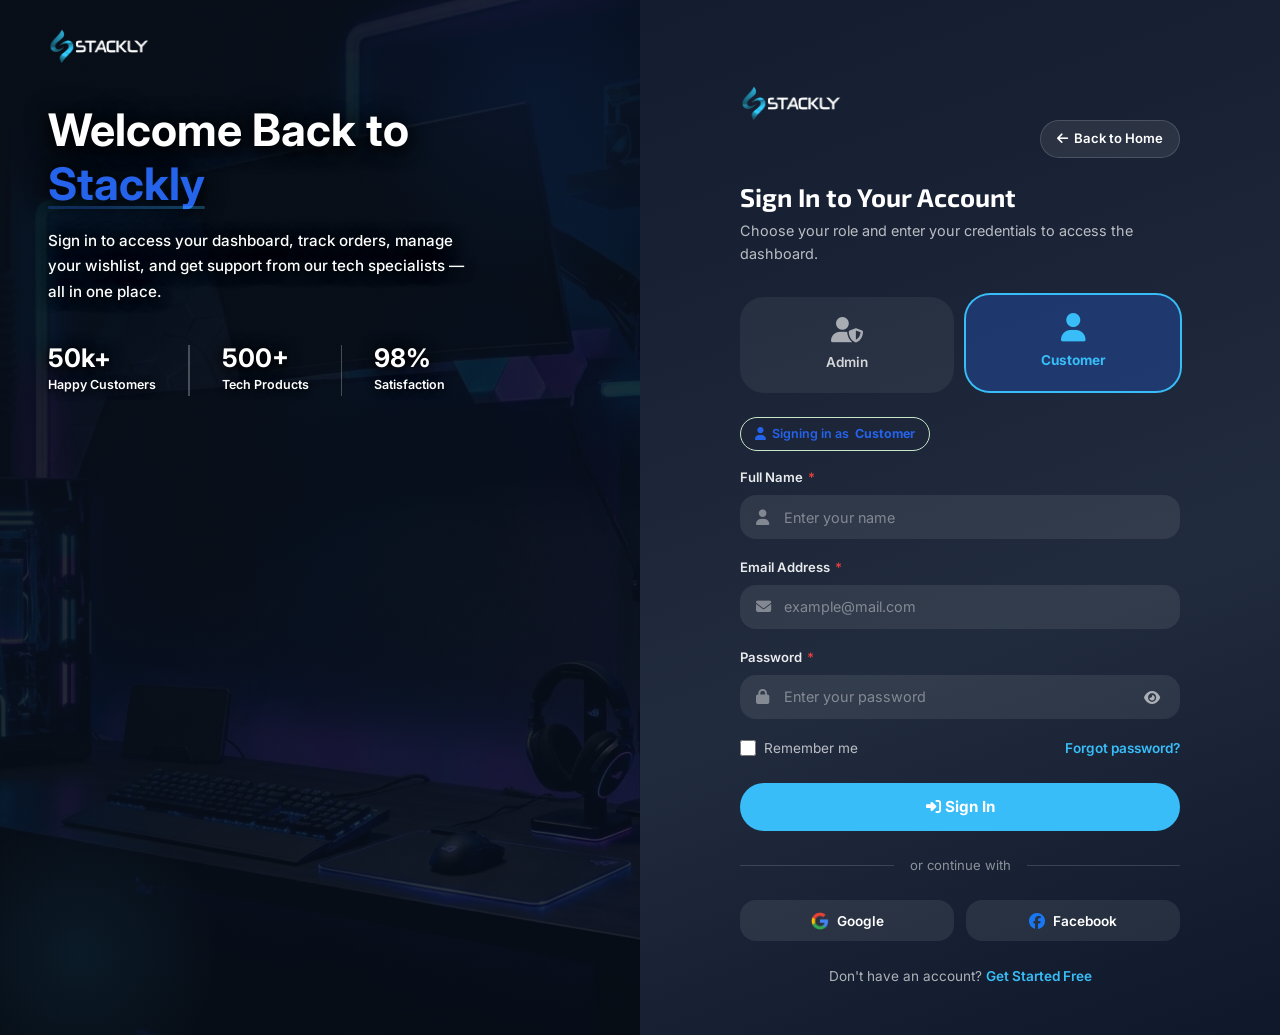
<file: admin-dashboard.html>
<!DOCTYPE html>
<html lang="en">
<head>
  <meta charset="UTF-8" />
  <meta name="viewport" content="width=device-width, initial-scale=1.0" />
  <meta name="description" content="Admin Dashboard | Stackly Computer Accessories" />
  <meta name="theme-color" content="#030814" />
  <title>Admin Dashboard | Stackly Computer Accessories</title>
  <link rel="icon" href="assets/top-logo.webp" type="image/webp" sizes="32x32" />
  <link rel="preconnect" href="https://fonts.googleapis.com" />
  <link rel="preconnect" href="https://fonts.gstatic.com" crossorigin />
  <link href="https://fonts.googleapis.com/css2?family=Exo+2:wght@400;500;600;700;800&family=Inter:wght@300;400;500;600;700&display=swap" rel="stylesheet" />
  <link rel="stylesheet" href="https://cdnjs.cloudflare.com/ajax/libs/font-awesome/6.5.0/css/all.min.css" />
  <style>
    :root {
      --primary: #2563eb;
      --primary-light: #38bdf8;
      --primary-pale: rgba(37, 99, 235, 0.12);
      --accent: #10b981;
      --accent-light: rgba(16, 185, 129, 0.1);
      --sidebar-bg: #030814;
      --topbar-bg: #0a1120;
      --surface: #1e293b;
      --bg: #0f172a;
      --bg-alt: #334155;
      --border: #334155;
      --text-dark: #f8fafc;
      --text-body: #cbd5e1;
      --text-muted: #94a3b8;
      --font-display: 'Exo 2', sans-serif;
      --font-body: 'Inter', sans-serif;
      --r-sm: 8px; --r-md: 12px; --r-lg: 16px; --r-xl: 24px; --r-full: 9999px;
      --shadow-sm: 0 2px 8px rgba(15,23,42,0.06);
      --shadow-md: 0 8px 24px rgba(15,23,42,0.08);
      --shadow-lg: 0 16px 48px rgba(15,23,42,0.14);
      --ease: cubic-bezier(0.25,0.46,0.45,0.94);
      --sidebar-w: 260px; --topbar-h: 68px;
    }
    *,*::before,*::after{box-sizing:border-box;margin:0;padding:0}
    html{overflow-x:hidden;-webkit-text-size-adjust:100%}
    body{font-family:var(--font-body);background:var(--bg);color:var(--text-body);line-height:1.6;overflow-x:hidden;-webkit-font-smoothing:antialiased;padding-bottom:env(safe-area-inset-bottom)}
    a{color:inherit;text-decoration:none}
    button{cursor:pointer;font-family:inherit;border:none;background:none}
    img{display:block;max-width:100%}
    .dash-layout{display:flex;min-height:100vh}
    .sidebar-overlay{display:none;position:fixed;inset:0;background:rgba(3,8,20,0.65);z-index:299;backdrop-filter:blur(2px)}
    .sidebar-overlay.active{display:block}
    .sidebar{width:var(--sidebar-w);background:var(--sidebar-bg);height:calc(100vh - var(--topbar-h));display:flex;flex-direction:column;position:fixed;top:var(--topbar-h);left:0;z-index:300;transition:transform .32s var(--ease);overflow-y:auto;overflow-x:hidden;border-right:1px solid rgba(255,255,255,0.06)}
    .sidebar::-webkit-scrollbar{width:4px}
    .sidebar::-webkit-scrollbar-thumb{background:rgba(255,255,255,0.12);border-radius:99px}
    .sidebar__user{padding:1rem 1.25rem;border-bottom:1px solid rgba(255,255,255,0.06);background:rgba(255,255,255,0.02)}
    .sidebar__user-inner{display:flex;align-items:center;gap:.75rem}
    .sidebar__avatar{width:40px;height:40px;border-radius:50%;background:linear-gradient(135deg,var(--primary),var(--accent));display:flex;align-items:center;justify-content:center;font-weight:700;font-size:.95rem;color:#fff;flex-shrink:0}
    .sidebar__user-info{min-width:0;flex:1}
    .sidebar__user-label{font-size:.62rem;letter-spacing:1.2px;text-transform:uppercase;color:rgba(255,255,255,0.35);margin-bottom:3px}
    .sidebar__user-name{font-weight:700;font-size:.88rem;color:#fff;line-height:1.3;word-break:break-word}
    .sidebar__user-email{font-size:.72rem;color:var(--primary-light);word-break:break-all;line-height:1.35}
    .sidebar__user-role{display:inline-flex;align-items:center;gap:4px;margin-top:6px;background:rgba(99,102,241,0.18);border:1px solid rgba(99,102,241,0.35);color:#a5b4fc;font-size:.62rem;font-weight:700;padding:3px 10px;border-radius:var(--r-full);letter-spacing:.06em;text-transform:uppercase}
    .sidebar__nav{flex:1;padding:1rem .75rem}
    .sidebar__nav-section{margin-bottom:1.25rem}
    .sidebar__nav-section-label{font-size:.62rem;font-weight:700;letter-spacing:.12em;text-transform:uppercase;color:rgba(255,255,255,0.28);padding:0 .75rem;margin-bottom:.4rem}
    .sidebar__nav-item{display:flex;align-items:center;gap:.75rem;padding:.7rem .75rem;border-radius:var(--r-md);font-size:.875rem;font-weight:500;color:rgba(255,255,255,0.5);cursor:pointer;transition:all .18s var(--ease);position:relative}
    .sidebar__nav-item:hover{background:rgba(255,255,255,0.06);color:rgba(255,255,255,0.9)}
    .sidebar__nav-item.active{background:rgba(14,165,233,0.15);color:#fff;font-weight:600}
    .sidebar__nav-item.active::before{content:'';position:absolute;left:0;top:20%;bottom:20%;width:3px;background:var(--primary);border-radius:0 3px 3px 0}
    .sidebar__nav-item i{width:20px;text-align:center;font-size:.95rem;flex-shrink:0}
    .sidebar__nav-badge{margin-left:auto;background:var(--accent);color:#fff;font-size:.62rem;font-weight:800;padding:.1rem .45rem;border-radius:var(--r-full)}
    .sidebar__nav-badge.red{background:#ef4444}
    .sidebar__bottom{padding:.75rem;border-top:1px solid rgba(255,255,255,0.06)}
    .sidebar__logout{display:flex;align-items:center;gap:.75rem;padding:.75rem;border-radius:var(--r-md);font-size:.875rem;font-weight:600;color:rgba(252,165,165,0.75);width:100%;transition:all .18s var(--ease)}
    .sidebar__logout:hover{background:rgba(239,68,68,0.12);color:#fca5a5}
    .sidebar__logout i{width:20px;text-align:center}
    .dash-main{margin-left:var(--sidebar-w);flex:1;min-width:0;display:flex;flex-direction:column;min-height:100vh}
    .topbar{position:fixed;top:0;left:0;right:0;width:100%;min-height:var(--topbar-h);padding:env(safe-area-inset-top,0px) 1.5rem 0;background:var(--topbar-bg);border-bottom:1px solid rgba(255,255,255,0.06);display:flex;align-items:center;gap:1rem;z-index:400;box-shadow:0 4px 20px rgba(0,0,0,0.25)}
    .topbar__hamburger{display:none;align-items:center;justify-content:center;width:40px;height:40px;border-radius:var(--r-sm);background:rgba(255,255,255,0.08);border:1px solid rgba(255,255,255,0.12);color:#fff;font-size:1.05rem;flex-shrink:0;transition:all .18s var(--ease)}
    .topbar__hamburger:hover{background:rgba(255,255,255,0.14)}
    .topbar__logo-zone{width:calc(var(--sidebar-w) - 40px);flex-shrink:0;display:flex;align-items:center}
    .topbar__logo img{height:42px;width:auto;max-width:150px;object-fit:contain}
    .topbar__divider{width:1px;height:36px;background:rgba(255,255,255,0.1);flex-shrink:0}
    .topbar__meta{flex:1;min-width:0;overflow:hidden}
    .topbar__page-title{font-family:var(--font-display);font-size:1.15rem;font-weight:700;color:#fff;white-space:nowrap;overflow:hidden;text-overflow:ellipsis}
    .topbar__page-title span{color:var(--primary-light)}
    .topbar__breadcrumb{font-size:.73rem;color:rgba(255,255,255,0.45);white-space:nowrap;overflow:hidden;text-overflow:ellipsis}
    .topbar__actions{display:flex;align-items:center;gap:.5rem;margin-left:auto}
    .topbar__icon-btn{width:38px;height:38px;border-radius:var(--r-sm);background:rgba(255,255,255,0.08);border:1px solid rgba(255,255,255,0.1);color:#fff;display:flex;align-items:center;justify-content:center;position:relative;font-size:.95rem;transition:all .18s var(--ease)}
    .topbar__icon-btn:hover{background:rgba(14,165,233,0.2);border-color:rgba(14,165,233,0.4)}
    .topbar__notif-dot{position:absolute;top:5px;right:5px;width:7px;height:7px;background:#ef4444;border-radius:50%;border:1.5px solid var(--topbar-bg)}
    .dash-content-wrap{padding-top:var(--topbar-h);background:var(--bg);min-height:100vh}
    .dash-content{padding:1.75rem 1.5rem 2.5rem;max-width:1400px;width:100%}
    .section-panel{display:none}.section-panel.active{display:block}
    @keyframes fadeUp{from{opacity:0;transform:translateY(12px)}to{opacity:1;transform:translateY(0)}}
    .animate-up{animation:fadeUp .4s var(--ease)}
    .welcome-banner{background:linear-gradient(135deg,var(--sidebar-bg) 0%,#1e3a8a 50%,#2563eb 120%);border-radius:var(--r-xl);padding:1.75rem 2rem;display:flex;align-items:center;justify-content:space-between;gap:1rem;margin-bottom:1.75rem;overflow:hidden;position:relative}
    .welcome-banner::before{content:'';position:absolute;top:-50px;right:-50px;width:200px;height:200px;background:radial-gradient(circle,rgba(14,165,233,0.2) 0%,transparent 70%);border-radius:50%}
    .welcome-banner__text{position:relative;z-index:1;min-width:0;flex:1}
    .welcome-banner__tag{display:inline-flex;align-items:center;gap:.4rem;background:rgba(255,255,255,0.1);border:1px solid rgba(255,255,255,0.15);color:#fff;font-size:.7rem;font-weight:600;padding:.25rem .7rem;border-radius:var(--r-full);margin-bottom:.6rem;letter-spacing:.05em;text-transform:uppercase}
    .welcome-banner__tag i{color:var(--primary-light)}
    .welcome-banner__title{font-family:var(--font-display);font-size:clamp(1.2rem,2.5vw,1.65rem);font-weight:700;color:#fff;line-height:1.3;margin-bottom:.35rem}
    .welcome-banner__title span{color:var(--primary-light)}
    .welcome-banner__sub{font-size:.85rem;color:rgba(255,255,255,0.72)}
    .welcome-banner__actions{display:flex;gap:.75rem;flex-shrink:0;position:relative;z-index:1;flex-wrap:wrap}
    .welcome-banner__btn{display:inline-flex;align-items:center;gap:.45rem;padding:.6rem 1.25rem;border-radius:var(--r-full);font-size:.82rem;font-weight:700;transition:all .18s var(--ease);white-space:nowrap}
    .welcome-banner__btn--primary{background:var(--primary);color:#fff;border:2px solid var(--primary)}
    .welcome-banner__btn--primary:hover{background:#0284c7;transform:translateY(-2px)}
    .welcome-banner__btn--outline{background:rgba(255,255,255,0.08);color:#fff;border:2px solid rgba(255,255,255,0.2)}
    .welcome-banner__btn--outline:hover{background:rgba(255,255,255,0.14);transform:translateY(-2px)}
    .stats-grid{display:grid;grid-template-columns:repeat(4,1fr);gap:1rem;margin-bottom:1.75rem}
    .stat-card{background:var(--surface);border:1px solid var(--border);border-left:4px solid var(--primary);border-radius:var(--r-lg);padding:1.25rem;display:flex;flex-direction:column;gap:.65rem;box-shadow:var(--shadow-sm);transition:all .25s var(--ease)}
    .stat-card:hover{box-shadow:var(--shadow-md);transform:translateY(-3px)}
    .stat-card:nth-child(1){border-left-color:#10b981}.stat-card:nth-child(2){border-left-color:var(--accent)}.stat-card:nth-child(3){border-left-color:var(--primary)}.stat-card:nth-child(4){border-left-color:#f59e0b}
    .stat-card__header{display:flex;align-items:center;justify-content:space-between}
    .stat-card__icon{width:42px;height:42px;border-radius:var(--r-md);display:flex;align-items:center;justify-content:center;font-size:1rem}
    .stat-card__icon--green{background:#d1fae5;color:#059669}.stat-card__icon--purple{background:var(--accent-light);color:var(--accent)}.stat-card__icon--blue{background:var(--primary-pale);color:var(--primary)}.stat-card__icon--amber{background:#fef3c7;color:#d97706}
    .stat-card__trend{font-size:.72rem;font-weight:700;display:flex;align-items:center;gap:.2rem}
    .stat-card__trend.up{color:#059669}.stat-card__trend.down{color:#dc2626}
    .stat-card__value{font-family:var(--font-display);font-size:1.65rem;font-weight:800;color:var(--text-dark);line-height:1}
    .stat-card__label{font-size:.8rem;color:var(--text-muted);font-weight:500}
    .dash-row{display:grid;gap:1.25rem;margin-bottom:1.25rem}
    .dash-row--2col{grid-template-columns:1fr 1fr}.dash-row--3col{grid-template-columns:2fr 1fr}
    .dash-card{background:var(--surface);border:1px solid var(--border);border-radius:var(--r-lg);overflow:hidden;box-shadow:var(--shadow-sm);transition:all .25s var(--ease)}
    .dash-card:hover{box-shadow:var(--shadow-md)}
    .dash-card__header{display:flex;align-items:center;justify-content:space-between;padding:1.1rem 1.25rem;border-bottom:1px solid var(--border);gap:.75rem;flex-wrap:wrap}
    .dash-card__title{font-family:var(--font-display);font-size:.95rem;font-weight:700;color:var(--text-dark)}
    .dash-card__action{font-size:.78rem;font-weight:600;color:var(--primary);padding:.3rem .75rem;border-radius:var(--r-full);border:1px solid var(--primary-pale);background:var(--primary-pale);transition:all .18s var(--ease);white-space:nowrap}
    .dash-card__action:hover{background:var(--primary);color:#fff}
    .dash-card__body{padding:1.25rem}
    .highlight-grid{display:grid;grid-template-columns:repeat(3,1fr);gap:1rem}
    .highlight-card{position:relative;border-radius:var(--r-lg);overflow:hidden;height:180px;cursor:default}
    .highlight-card img{width:100%;height:100%;object-fit:cover;transition:transform .4s var(--ease)}
    .highlight-card:hover img{transform:scale(1.05)}
    .highlight-card__overlay{position:absolute;inset:0;background:linear-gradient(to top,rgba(3,8,20,0.85) 0%,rgba(3,8,20,0.1) 60%);display:flex;flex-direction:column;justify-content:flex-end;padding:1rem}
    .highlight-card__title{font-family:var(--font-display);font-size:.95rem;font-weight:700;color:#fff;margin-bottom:.2rem}
    .highlight-card__meta{font-size:.75rem;color:rgba(255,255,255,0.75)}
    .dash-table-wrap{overflow-x:auto;scrollbar-width:thin}
    .dash-table{width:100%;border-collapse:collapse;font-size:.85rem}
    .dash-table th{text-align:left;padding:.85rem 1rem;font-size:.72rem;font-weight:700;text-transform:uppercase;letter-spacing:.06em;color:var(--primary);background:var(--primary-pale);border-bottom:2px solid var(--border);white-space:nowrap}
    .dash-table td{padding:.85rem 1rem;border-bottom:1px solid var(--border);vertical-align:middle;white-space:nowrap}
    .dash-table tr:last-child td{border-bottom:none}
    .dash-table tr:hover td{background:rgba(14,165,233,0.03)}
    .dash-table__name{display:flex;align-items:center;gap:.75rem}
    .dash-table__avatar{width:36px;height:36px;border-radius:50%;background:var(--primary-pale);display:flex;align-items:center;justify-content:center;font-size:.78rem;font-weight:700;color:var(--primary);flex-shrink:0}
    .dash-table__name-text{font-weight:600;color:var(--text-dark)}.dash-table__email{font-size:.72rem;color:var(--text-muted)}
    .badge{display:inline-flex;align-items:center;gap:.3rem;padding:.2rem .65rem;border-radius:var(--r-full);font-size:.68rem;font-weight:700;text-transform:uppercase;letter-spacing:.04em;white-space:nowrap}
    .badge::before{content:'';width:5px;height:5px;border-radius:50%;background:currentColor}
    .badge--green{background:#d1fae5;color:#059669}.badge--gold{background:#fef3c7;color:#b45309}.badge--red{background:#fee2e2;color:#dc2626}.badge--blue{background:var(--primary-pale);color:#0284c7}.badge--purple{background:var(--accent-light);color:var(--accent)}.badge--gray{background:#f1f5f9;color:#64748b}
    .alert-list{display:flex;flex-direction:column;gap:.65rem}
    .alert-card{display:flex;align-items:center;gap:.85rem;padding:.85rem 1rem;background:var(--bg);border:1px solid var(--border);border-radius:var(--r-md);transition:box-shadow .18s var(--ease)}
    .alert-card:hover{box-shadow:var(--shadow-sm)}
    .alert-card--urgent{border-left:3px solid #ef4444}.alert-card--pending{border-left:3px solid #f59e0b}.alert-card--done{border-left:3px solid #10b981;opacity:.85}
    .alert-card__icon{width:36px;height:36px;border-radius:50%;display:flex;align-items:center;justify-content:center;font-size:.85rem;flex-shrink:0}
    .alert-card--urgent .alert-card__icon{background:#fee2e2;color:#dc2626}.alert-card--pending .alert-card__icon{background:#fef3c7;color:#d97706}.alert-card--done .alert-card__icon{background:#d1fae5;color:#059669}
    .alert-card__body{flex:1;min-width:0}
    .alert-card__title{font-size:.84rem;font-weight:600;color:var(--text-dark);margin-bottom:.15rem}
    .alert-card__meta{font-size:.72rem;color:var(--text-muted)}
    .quick-actions{display:grid;grid-template-columns:1fr 1fr;gap:.75rem}
    .quick-action-btn{display:flex;flex-direction:column;align-items:center;gap:.45rem;padding:1rem;background:var(--bg);border:1px solid var(--border);border-radius:var(--r-md);transition:all .18s var(--ease);text-align:center}
    .quick-action-btn:hover{border-color:var(--primary);background:var(--primary-pale);transform:translateY(-2px)}
    .quick-action-btn i{font-size:1.15rem;color:var(--primary)}.quick-action-btn span{font-size:.76rem;font-weight:600;color:var(--text-body);line-height:1.2}
    .progress-section{display:flex;flex-direction:column;gap:1rem}
    .progress-item{display:flex;align-items:center;gap:.75rem}
    .progress-item__label{font-size:.8rem;font-weight:500;color:var(--text-body);width:120px;flex-shrink:0}
    .progress-track{flex:1;height:14px;background:var(--bg-alt);border:1px solid var(--border);border-radius:0;overflow:hidden;box-shadow:inset 0 1px 4px rgba(0,0,0,0.5)}
    .progress-fill{height:100%;border-radius:0;transition:width 1s var(--ease);border-right:2px solid #fff}
    .progress-item__pct{font-size:.78rem;font-weight:700;color:var(--text-dark);width:38px;text-align:right;flex-shrink:0}
    .section-header{display:flex;align-items:center;justify-content:space-between;margin-bottom:1.5rem;padding-bottom:.75rem;border-bottom:2px solid var(--primary-pale);flex-wrap:wrap;gap:1rem}
    .section-header__title{font-family:var(--font-display);font-size:1.35rem;font-weight:700;color:var(--text-dark)}
    .section-header__sub{font-size:.82rem;color:var(--text-muted);margin-top:.2rem}
    .section-header__btn{display:inline-flex;align-items:center;gap:.45rem;padding:.55rem 1.1rem;background:var(--primary);color:#fff;border-radius:var(--r-full);font-size:.82rem;font-weight:700;transition:all .18s var(--ease)}
    .section-header__btn:hover{background:#0284c7;transform:translateY(-2px)}
    .kpi-grid{display:grid;grid-template-columns:repeat(4,1fr);gap:1rem;margin-bottom:1.5rem}
    .kpi-tile{background:var(--surface);border:1px solid var(--border);border-radius:var(--r-lg);padding:1.25rem;text-align:center;box-shadow:var(--shadow-sm)}
    .kpi-tile__value{font-family:var(--font-display);font-size:1.5rem;font-weight:800;color:var(--text-dark)}
    .kpi-tile__label{font-size:.78rem;color:var(--text-muted);margin-top:.25rem}
    .kpi-tile__change{font-size:.72rem;font-weight:700;margin-top:.35rem}.kpi-tile__change.up{color:#059669}.kpi-tile__change.down{color:#dc2626}
    .content-grid{display:grid;grid-template-columns:repeat(3,1fr);gap:1.25rem;margin-bottom:1.5rem}
    .content-card{background:var(--surface);border:1px solid var(--border);border-radius:var(--r-lg);overflow:hidden;transition:all .25s var(--ease)}
    .content-card:hover{box-shadow:var(--shadow-md);transform:translateY(-3px)}
    .content-card__img{width:100%;height:160px;object-fit:cover}
    #section-clients .content-card__img{height:220px;object-fit:cover;object-position:center 22%}
    .content-card__body{padding:1rem}
    .content-card__title{font-family:var(--font-display);font-size:.95rem;font-weight:700;color:var(--text-dark);margin-bottom:.25rem}
    .content-card__meta{font-size:.75rem;color:var(--text-muted);margin-bottom:.5rem}
    .content-card__text{font-size:.82rem;color:var(--text-body);line-height:1.5;margin-bottom:.75rem}
    .content-card__footer{display:flex;align-items:center;justify-content:space-between}
    .team-grid{display:grid;grid-template-columns:repeat(3,1fr);gap:1.25rem}
    .team-card{background:var(--surface);border:1px solid var(--border);border-radius:var(--r-lg);overflow:hidden;box-shadow:var(--shadow-sm)}
    .team-card__media{width:100%;height:200px;overflow:hidden;background:linear-gradient(180deg,var(--primary-pale),var(--bg));display:flex;align-items:flex-end;justify-content:center}
    .team-card__img{width:100%;height:100%;object-fit:cover;object-position:center 18%;display:block}
    .team-card__body{padding:1rem}
    .team-card__name{font-family:var(--font-display);font-weight:700;color:var(--text-dark);margin-bottom:.15rem}
    .team-card__role{font-size:.78rem;color:var(--text-muted);margin-bottom:.75rem}
    .team-card__tags{display:flex;flex-wrap:wrap;gap:.35rem}
    .tag{font-size:.65rem;font-weight:700;padding:.15rem .5rem;border-radius:var(--r-full);background:var(--primary-pale);color:var(--primary)}
    .activity-list{display:flex;flex-direction:column}
    .activity-item{display:flex;gap:.85rem;padding:.85rem 0;border-bottom:1px solid var(--border);align-items:flex-start}
    .activity-item:last-child{border-bottom:none}
    .activity-item__icon{width:34px;height:34px;border-radius:50%;display:flex;align-items:center;justify-content:center;font-size:.82rem;flex-shrink:0}
    .activity-item__text{font-size:.82rem;line-height:1.5}.activity-item__text strong{color:var(--text-dark)}
    .activity-item__time{font-size:.72rem;color:var(--text-muted);margin-top:.2rem}
    .form-grid{display:grid;grid-template-columns:1fr 1fr;gap:1rem}
    .form-group{display:flex;flex-direction:column;gap:.35rem}.form-group--full{grid-column:span 2}
    .form-group label{font-size:.78rem;font-weight:600;color:var(--text-dark)}
    .form-control{padding:.65rem .85rem;border:1px solid var(--border);border-radius:var(--r-sm);font-size:.85rem;font-family:var(--font-body);background:var(--surface);color:var(--text-body);transition:border-color .18s}
    .form-control:focus{outline:none;border-color:var(--primary);box-shadow:0 0 0 3px rgba(14,165,233,0.15)}
    .form-group.has-error .form-control{border-color:#ef4444;box-shadow:0 0 0 3px rgba(239,68,68,0.12)}
    .form-error{display:none;font-size:.72rem;color:#dc2626;font-weight:500}
    .form-group.has-error .form-error{display:block}
    .settings-form-alert{display:none;margin-bottom:1rem;padding:.75rem .9rem;border-radius:var(--r-sm);background:rgba(239,68,68,0.08);border:1px solid rgba(239,68,68,0.25);color:#dc2626;font-size:.82rem;font-weight:600}
    .settings-form-alert.show{display:block}
    .settings-grid{display:grid;grid-template-columns:220px 1fr;gap:1.25rem}
    .settings-nav{background:var(--surface);border:1px solid var(--border);border-radius:var(--r-lg);padding:.75rem}
    .settings-nav-item{display:flex;align-items:center;gap:.6rem;padding:.65rem .85rem;border-radius:var(--r-sm);font-size:.84rem;font-weight:500;color:var(--text-body);cursor:pointer;transition:all .18s}
    .settings-nav-item:hover,.settings-nav-item.active{background:var(--primary-pale);color:var(--primary);font-weight:600}
    .settings-nav-item i{width:18px;text-align:center}
    .settings-content{background:var(--surface);border:1px solid var(--border);border-radius:var(--r-lg);padding:1.5rem}
    .settings-section-title{font-family:var(--font-display);font-size:1rem;font-weight:700;color:var(--text-dark);margin-bottom:1.25rem}
    .table-action-btn{padding:.28rem .65rem;border-radius:var(--r-sm);font-size:.72rem;font-weight:600;border:1px solid transparent;transition:all .18s}
    .table-action-btn--view{background:var(--primary-pale);color:var(--primary)}.table-action-btn--view:hover{background:var(--primary);color:#fff}
    .table-action-btn--del{background:#fee2e2;color:#dc2626}.table-action-btn--del:hover{background:#dc2626;color:#fff}
    .toast{position:fixed;bottom:1.5rem;right:1.5rem;background:var(--sidebar-bg);color:#fff;padding:.85rem 1.25rem;border-radius:var(--r-md);font-size:.85rem;font-weight:500;box-shadow:var(--shadow-lg);z-index:9999;transform:translateY(120%);opacity:0;transition:all .32s var(--ease);border-left:3px solid var(--primary);max-width:320px}
    .toast.show{transform:translateY(0);opacity:1}.toast--error{border-left-color:#ef4444}
    .modal-backdrop{display:none;position:fixed;inset:0;background:rgba(3,8,20,0.7);z-index:5000;align-items:center;justify-content:center;padding:1rem}
    .modal-backdrop.show{display:flex}
    .modal{background:var(--surface);border-radius:var(--r-xl);padding:2rem;max-width:420px;width:100%;text-align:center;box-shadow:var(--shadow-md)}
    .modal__icon{font-size:2.5rem;color:#f59e0b;margin-bottom:1rem}
    .modal__title{font-family:var(--font-display);font-size:1.25rem;font-weight:700;color:var(--text-dark);margin-bottom:.5rem}
    .modal__text{font-size:.85rem;color:var(--text-muted);margin-bottom:1.25rem;line-height:1.6}
    .modal__btn{padding:.6rem 1.5rem;border-radius:var(--r-full);font-weight:600;font-size:.85rem}
    .modal__btn--cancel{background:var(--bg);color:var(--text-body);border:1px solid var(--border)}
    @media(max-width:1200px){.stats-grid,.kpi-grid{grid-template-columns:repeat(2,1fr)}.dash-row--3col,.highlight-grid,.content-grid,.team-grid{grid-template-columns:1fr 1fr}.settings-grid{grid-template-columns:1fr}}
    @media(max-width:1024px){.sidebar{transform:translateX(-100%)}.sidebar.open{transform:translateX(0)}.dash-main{margin-left:0}.topbar__hamburger{display:flex}}
    @media(max-width:768px){:root{--topbar-h:60px}.dash-row--2col,.dash-row--3col,.highlight-grid,.content-grid,.team-grid{grid-template-columns:1fr}.welcome-banner{flex-direction:column;align-items:flex-start}.welcome-banner__actions{width:100%}.welcome-banner__btn{flex:1;justify-content:center}.dash-content{padding:1.25rem 1rem 2rem}.topbar__logo-zone{width:auto;flex:1;min-width:0}.topbar__meta,.topbar__divider{display:none}.form-grid{grid-template-columns:1fr}.form-group--full{grid-column:span 1}.quick-actions{grid-template-columns:repeat(3,1fr)}}
    @media(max-width:480px){.stats-grid,.kpi-grid{grid-template-columns:1fr}.quick-actions{grid-template-columns:repeat(2,1fr)}.topbar{padding:0 .875rem}}

    .chart-wrap{width:100%;overflow-x:auto;-webkit-overflow-scrolling:touch}
    .svg-chart{width:100%;min-width:280px;height:auto;display:block}
    .chart-legend{display:flex;flex-wrap:wrap;gap:.75rem;margin-top:1rem}
    .chart-legend-item{display:flex;align-items:center;gap:.35rem;font-size:.72rem;color:var(--text-muted)}
    .chart-legend-dot{width:10px;height:10px;border-radius:2px;flex-shrink:0}
  </style>
</head>
<body>
<script src="script.js"></script>

<div class="sidebar-overlay" id="sidebarOverlay" onclick="closeSidebar()"></div>
<div class="modal-backdrop" id="modal404">
  <div class="modal">
    <div class="modal__icon"><i class="fa-solid fa-circle-exclamation"></i></div>
    <div class="modal__title">Page Not Found</div>
    <p class="modal__text">This feature is currently unavailable or under construction. Error 404.</p>
    <button class="modal__btn modal__btn--cancel" onclick="redirect404()">Close</button>
  </div>
</div>
<div class="toast" id="toast"></div>

<div class="dash-layout">
  <header class="topbar" id="topbar">
    <button class="topbar__hamburger" id="hamburgerBtn" onclick="toggleSidebar()" aria-label="Toggle menu" aria-expanded="false">
      <i class="fa-solid fa-bars" id="hamburgerIcon"></i>
    </button>
    <div class="topbar__logo-zone">
      <a href="index.html" class="topbar__logo">
        <img src="assets/logo.webp" alt="Stackly PC Components" onerror="this.style.display='none'" />
      </a>
    </div>
    <div class="topbar__divider"></div>
    <div class="topbar__meta">
      <div class="topbar__page-title" id="topbarTitle">Admin <span>Dashboard</span></div>
      <div class="topbar__breadcrumb" id="topbarBreadcrumb">Home / Dashboard</div>
    </div>
    <div class="topbar__actions">
      <button class="topbar__icon-btn" onclick="showSection('notifications')" title="Notifications"><i class="fa-solid fa-bell"></i><span class="topbar__notif-dot"></span></button>
    </div>
  </header>

  <aside class="sidebar" id="sidebar">
    <div class="sidebar__user">
      <div class="sidebar__user-inner">
        <div class="sidebar__avatar" id="sidebarAvatarText">A</div>
        <div class="sidebar__user-info">
          <div class="sidebar__user-label">Welcome back</div>
          <div class="sidebar__user-name" id="sidebarUserName">Admin User</div>
          <div class="sidebar__user-email" id="sidebarUserEmail">admin@stackly.com</div>
          <span class="sidebar__user-role"><i class="fa-solid fa-shield-halved"></i> Admin</span>
        </div>
      </div>
    </div>
    <nav class="sidebar__nav">
      <div class="sidebar__nav-section">
        <div class="sidebar__nav-section-label">Main</div>
        <a class="sidebar__nav-item active" onclick="showSection('overview','Dashboard',this)" role="button" tabindex="0"><i class="fa-solid fa-house"></i> Overview</a>
        <a class="sidebar__nav-item" onclick="showSection('analytics','Analytics',this)" role="button" tabindex="0"><i class="fa-solid fa-chart-line"></i> Analytics <span class="sidebar__nav-badge">New</span></a>
        <a class="sidebar__nav-item" onclick="showSection('transactions','Service Orders',this)" role="button" tabindex="0"><i class="fa-solid fa-cart-shopping"></i> Orders <span class="sidebar__nav-badge red">8</span></a>
        <a class="sidebar__nav-item" onclick="showSection('invoices','builds',this)" role="button" tabindex="0"><i class="fa-solid fa-screwdriver-wrench"></i> Inventory</a>
      </div>
      <div class="sidebar__nav-section">
        <div class="sidebar__nav-section-label">Management</div>
        <a class="sidebar__nav-item" onclick="showSection('users','Team Users',this)" role="button" tabindex="0"><i class="fa-solid fa-user-tie"></i> Users</a>
        <a class="sidebar__nav-item" onclick="showSection('clients','Customers',this)" role="button" tabindex="0"><i class="fa-solid fa-users"></i> Customers</a>
        <a class="sidebar__nav-item" onclick="showSection('reports','Sales Reports',this)" role="button" tabindex="0"><i class="fa-solid fa-clipboard-list"></i> Reports</a>
        <a class="sidebar__nav-item" onclick="showSection('compliance','Stock Compliance',this)" role="button" tabindex="0"><i class="fa-solid fa-clipboard-check"></i> Compliance <span class="sidebar__nav-badge red">3</span></a>
      </div>
      <div class="sidebar__nav-section">
        <div class="sidebar__nav-section-label">System</div>
        <a class="sidebar__nav-item" onclick="showSection('settings','Settings',this)" role="button" tabindex="0"><i class="fa-solid fa-gears"></i> Settings</a>
        <a class="sidebar__nav-item" onclick="showSection('notifications','Notifications',this)" role="button" tabindex="0"><i class="fa-solid fa-bell"></i> Notifications <span class="sidebar__nav-badge">5</span></a>
        <a class="sidebar__nav-item" onclick="showSection('support','Help & Support',this)" role="button" tabindex="0"><i class="fa-solid fa-circle-question"></i> Help & Support</a>
      </div>
    </nav>
    <div class="sidebar__bottom">
      <button class="sidebar__logout" onclick="handleLogout()"><i class="fa-solid fa-right-from-bracket"></i><span>Logout</span></button>
    </div>
  </aside>

  <div class="dash-main">
    <div class="dash-content-wrap">
      <div class="dash-content">

        
        <div class="section-panel active animate-up" id="section-overview">
          <div class="welcome-banner">
            <div class="welcome-banner__text">
              <div class="welcome-banner__tag"><i class="fa-solid fa-user-shield"></i> Admin Portal</div>
              <h1 class="welcome-banner__title">Welcome back, <span id="welcomeName">Admin</span>!</h1>
              <p class="welcome-banner__sub" id="welcomeEmail">admin@stackly.com · Last login: Today, 9:42 AM</p>
            </div>
            <div class="welcome-banner__actions">
              <button class="welcome-banner__btn welcome-banner__btn--outline" onclick="showToast('Generating report...')"><i class="fa-solid fa-download"></i> Export</button>
              <button class="welcome-banner__btn welcome-banner__btn--primary" onclick="showSection('invoices')"><i class="fa-solid fa-plus"></i> Add Product</button>
            </div>
          </div>
          <div class="stats-grid">
            <div class="stat-card"><div class="stat-card__header"><div class="stat-card__icon stat-card__icon--green"><i class="fa-solid fa-cart-shopping"></i></div><div class="stat-card__trend up"><i class="fa-solid fa-arrow-trend-up"></i> +14%</div></div><div class="stat-card__value">1,284</div><div class="stat-card__label">Total Orders</div></div>
            <div class="stat-card"><div class="stat-card__header"><div class="stat-card__icon stat-card__icon--purple"><i class="fa-solid fa-boxes-stacked"></i></div><div class="stat-card__trend up"><i class="fa-solid fa-arrow-trend-up"></i> +22%</div></div><div class="stat-card__value">8,420</div><div class="stat-card__label">Products Sold</div></div>
            <div class="stat-card"><div class="stat-card__header"><div class="stat-card__icon stat-card__icon--blue"><i class="fa-solid fa-indian-rupee-sign"></i></div><div class="stat-card__trend up"><i class="fa-solid fa-arrow-trend-up"></i> +9.6%</div></div><div class="stat-card__value">₹18.4L</div><div class="stat-card__label">Monthly Revenue</div></div>
            <div class="stat-card"><div class="stat-card__header"><div class="stat-card__icon stat-card__icon--amber"><i class="fa-solid fa-clock"></i></div><div class="stat-card__trend down"><i class="fa-solid fa-arrow-trend-down"></i> -3</div></div><div class="stat-card__value">17</div><div class="stat-card__label">Pending Requests</div></div>
          </div>
          <div class="dash-row">
            <div class="highlight-grid">
              <div class="highlight-card"><img src="./assets/keyboard_mice.webp" alt="Keyboards and mice" loading="lazy" /><div class="highlight-card__overlay"><div class="highlight-card__title">Keyboards &amp; Mice</div><div class="highlight-card__meta">842 units sold this month</div></div></div>
              <div class="highlight-card"><img src="assets/monitor.webp" alt="Security Systems" loading="lazy" /><div class="highlight-card__overlay"><div class="highlight-card__title">Monitors &amp; Displays</div><div class="highlight-card__meta">516 orders this month</div></div></div>
              <div class="highlight-card"><img src="assets/audio.webp" alt="Audio and headsets" loading="lazy" /><div class="highlight-card__overlay"><div class="highlight-card__title">Audio &amp; Headsets</div><div class="highlight-card__meta">328 headsets shipped</div></div></div>
            </div>
          </div>
          <div class="dash-row dash-row--3col">
            <div class="dash-card">
              <div class="dash-card__header"><div class="dash-card__title"><i class="fa-solid fa-screwdriver-wrench" style="color:var(--primary);margin-right:.4rem"></i> Recent Orders</div><button class="dash-card__action" onclick="showSection('invoices')">View All</button></div>
              <div class="dash-card__body" style="padding:0">
                <div class="dash-table-wrap"><table class="dash-table"><thead><tr><th>Customer</th><th>Service</th><th>Date</th><th>Status</th></tr></thead><tbody>
                  <tr><td><div class="dash-table__name"><div class="dash-table__avatar">RK</div><div><div class="dash-table__name-text">Rahul Krishnan</div><div class="dash-table__email">rahul@email.com</div></div></div></td><td>Gaming Computer Accessories Kit</td><td>Jun 20</td><td><span class="badge badge--green">Completed</span></td></tr>
                  <tr><td><div class="dash-table__name"><div class="dash-table__avatar">PN</div><div><div class="dash-table__name-text">Priya Nair</div><div class="dash-table__email">priya@email.com</div></div></div></td><td>Mechanical Keyboard Bundle</td><td>Jun 21</td><td><span class="badge badge--gold">Pending</span></td></tr>
                  <tr><td><div class="dash-table__name"><div class="dash-table__avatar">VS</div><div><div class="dash-table__name-text">Vijay Sharma</div><div class="dash-table__email">vijay@email.com</div></div></div></td><td>4K Monitor + Stand</td><td>Jun 22</td><td><span class="badge badge--blue">In Progress</span></td></tr>
                  <tr><td><div class="dash-table__name"><div class="dash-table__avatar">AM</div><div><div class="dash-table__name-text">Ananya Mehta</div><div class="dash-table__email">ananya@email.com</div></div></div></td><td>Wireless Headset Pro</td><td>Jun 22</td><td><span class="badge badge--purple">Scheduled</span></td></tr>
                </tbody></table></div>
              </div>
            </div>
            <div class="dash-card">
              <div class="dash-card__header"><div class="dash-card__title"><i class="fa-solid fa-bolt" style="color:var(--primary);margin-right:.4rem"></i> Quick Actions</div></div>
              <div class="dash-card__body"><div class="quick-actions">
                <button class="quick-action-btn" onclick="showSection('invoices')"><i class="fa-solid fa-plus"></i><span>Add Product</span></button>
                <button class="quick-action-btn" onclick="showSection('clients')"><i class="fa-solid fa-user-plus"></i><span>Add Customer</span></button>
                <button class="quick-action-btn" onclick="showSection('reports')"><i class="fa-solid fa-file-lines"></i><span>Reports</span></button>
                <button class="quick-action-btn" onclick="showSection('compliance')"><i class="fa-solid fa-shield-check"></i><span>Compliance</span></button>
                <button class="quick-action-btn" onclick="showSection('transactions')"><i class="fa-solid fa-cart-shopping"></i><span>Orders</span></button>
                <button class="quick-action-btn" onclick="showSection('settings')"><i class="fa-solid fa-gear"></i><span>Settings</span></button>
              </div></div>
            </div>
          </div>
          <div class="dash-row dash-row--2col">
            <div class="dash-card">
              <div class="dash-card__header"><div class="dash-card__title"><i class="fa-solid fa-bell" style="color:var(--primary);margin-right:.4rem"></i> Priority Alerts</div><button class="dash-card__action" onclick="showSection('compliance')">View All</button></div>
              <div class="dash-card__body"><div class="alert-list">
                <div class="alert-card alert-card--urgent"><div class="alert-card__icon"><i class="fa-solid fa-triangle-exclamation"></i></div><div class="alert-card__body"><div class="alert-card__title">Low stock alert · Logitech MX Keys — 3 units left</div><div class="alert-card__meta">Warehouse A · Reported 2h ago</div></div><span class="badge badge--red">Urgent</span></div>
                <div class="alert-card alert-card--urgent"><div class="alert-card__icon"><i class="fa-solid fa-lock-open"></i></div><div class="alert-card__body"><div class="alert-card__title">Warranty expiring — bulk order</div><div class="alert-card__meta">Vijay Sharma · 12 monitors</div></div><span class="badge badge--red">Urgent</span></div>
                <div class="alert-card alert-card--pending"><div class="alert-card__icon"><i class="fa-solid fa-clock"></i></div><div class="alert-card__body"><div class="alert-card__title">Shipping delay · Ananya Mehta</div><div class="alert-card__meta">HyperX Cloud II order · Due Jun 24</div></div><span class="badge badge--gold">Pending</span></div>
                <div class="alert-card alert-card--done"><div class="alert-card__icon"><i class="fa-solid fa-check"></i></div><div class="alert-card__body"><div class="alert-card__title">Order fulfilled · Rahul Krishnan</div><div class="alert-card__meta">Razer DeathAdder V3 x24 shipped · Completed</div></div><span class="badge badge--green">Done</span></div>
              </div></div>
            </div>
            <div class="dash-card">
              <div class="dash-card__header"><div class="dash-card__title"><i class="fa-solid fa-gauge-high" style="color:var(--primary);margin-right:.4rem"></i> System Health</div></div>
              <div class="dash-card__body"><div class="progress-section">
                <div class="progress-item"><span class="progress-item__label">Order Fulfillment</span><div class="progress-track"><div class="progress-fill" style="width:99%;background:#10b981"></div></div><span class="progress-item__pct">99%</span></div>
                <div class="progress-item"><span class="progress-item__label">Stock Accuracy</span><div class="progress-track"><div class="progress-fill" style="width:94%;background:var(--primary)"></div></div><span class="progress-item__pct">94%</span></div>
                <div class="progress-item"><span class="progress-item__label">Client Sat.</span><div class="progress-track"><div class="progress-fill" style="width:96%;background:var(--accent)"></div></div><span class="progress-item__pct">96%</span></div>
                <div class="progress-item"><span class="progress-item__label">Dispatch Rate</span><div class="progress-track"><div class="progress-fill" style="width:88%;background:#f59e0b"></div></div><span class="progress-item__pct">88%</span></div>
                <div class="progress-item"><span class="progress-item__label">Return Rate</span><div class="progress-track"><div class="progress-fill" style="width:91%;background:#6366f1"></div></div><span class="progress-item__pct">91%</span></div>
              </div></div>
            </div>
          </div>
        </div>

        
        <div class="section-panel" id="section-analytics">
          <div class="section-header"><div><div class="section-header__title">Analytics</div><div class="section-header__sub">Store sales performance, trends and forecasts</div></div><button class="section-header__btn" onclick="showToast('Exporting analytics report...')"><i class="fa-solid fa-download"></i> Export Report</button></div>
          <div class="kpi-grid">
            <div class="kpi-tile"><div class="kpi-tile__value">₹18.4L</div><div class="kpi-tile__label">Monthly Revenue</div><div class="kpi-tile__change up">↑ 9.6% vs last month</div></div>
            <div class="kpi-tile"><div class="kpi-tile__value">342</div><div class="kpi-tile__label">Total Orders</div><div class="kpi-tile__change up">+ 186 new this month</div></div>
            <div class="kpi-tile"><div class="kpi-tile__value">96%</div><div class="kpi-tile__label">Customer Satisfaction</div><div class="kpi-tile__change up">↑ 2.1%</div></div>
            <div class="kpi-tile"><div class="kpi-tile__value">8,420</div><div class="kpi-tile__label">Products Sold</div><div class="kpi-tile__change up">+ 520 this week</div></div>
          </div>
          <div class="dash-row dash-row--2col">
            <div class="dash-card"><div class="dash-card__header"><div class="dash-card__title">Category Sales (This Month)</div></div><div class="dash-card__body">
              <div class="chart-wrap">
                <svg class="svg-chart" viewBox="0 0 400 220" role="img" aria-label="Category sales bar chart">
                  <line x1="40" y1="180" x2="380" y2="180" stroke="#334155" stroke-width="1"/>
                  <rect x="55" y="40" width="45" height="140" rx="6" fill="#2563eb" opacity="0.9"/><text x="77" y="35" text-anchor="middle" fill="#94a3b8" font-size="11">38%</text><text x="77" y="198" text-anchor="middle" fill="#cbd5e1" font-size="10">Keyboards</text>
                  <rect x="115" y="72" width="45" height="108" rx="6" fill="#10b981" opacity="0.9"/><text x="137" y="67" text-anchor="middle" fill="#94a3b8" font-size="11">28%</text><text x="137" y="198" text-anchor="middle" fill="#cbd5e1" font-size="10">Monitors</text>
                  <rect x="175" y="88" width="45" height="92" rx="6" fill="#38bdf8" opacity="0.9"/><text x="197" y="83" text-anchor="middle" fill="#94a3b8" font-size="11">22%</text><text x="197" y="198" text-anchor="middle" fill="#cbd5e1" font-size="10">Audio</text>
                  <rect x="235" y="120" width="45" height="60" rx="6" fill="#f59e0b" opacity="0.9"/><text x="257" y="115" text-anchor="middle" fill="#94a3b8" font-size="11">12%</text><text x="257" y="198" text-anchor="middle" fill="#cbd5e1" font-size="10">Mice</text>
                  <rect x="295" y="140" width="45" height="40" rx="6" fill="#ec4899" opacity="0.9"/><text x="317" y="135" text-anchor="middle" fill="#94a3b8" font-size="11">8%</text><text x="317" y="198" text-anchor="middle" fill="#cbd5e1" font-size="10">Other</text>
                </svg>
              </div>
              <div class="chart-legend">
                <span class="chart-legend-item"><span class="chart-legend-dot" style="background:#2563eb"></span>Keyboards 38%</span>
                <span class="chart-legend-item"><span class="chart-legend-dot" style="background:#10b981"></span>Monitors 28%</span>
                <span class="chart-legend-item"><span class="chart-legend-dot" style="background:#38bdf8"></span>Audio 22%</span>
              </div>
            </div></div>
            <div class="dash-card"><div class="dash-card__header"><div class="dash-card__title">Revenue Trend (6 Months)</div></div><div class="dash-card__body">
              <div class="chart-wrap">
                <svg class="svg-chart" viewBox="0 0 400 220" role="img" aria-label="Revenue line chart">
                  <defs><linearGradient id="revGrad" x1="0" y1="0" x2="0" y2="1"><stop offset="0%" stop-color="#2563eb" stop-opacity="0.35"/><stop offset="100%" stop-color="#2563eb" stop-opacity="0"/></linearGradient></defs>
                  <line x1="40" y1="180" x2="380" y2="180" stroke="#334155" stroke-width="1"/>
                  <line x1="40" y1="30" x2="40" y2="180" stroke="#334155" stroke-width="1"/>
                  <path d="M40,150 L110,130 L180,115 L250,95 L320,70 L380,55 L380,180 L40,180 Z" fill="url(#revGrad)"/>
                  <polyline points="40,150 110,130 180,115 250,95 320,70 380,55" fill="none" stroke="#38bdf8" stroke-width="3" stroke-linecap="round" stroke-linejoin="round"/>
                  <circle cx="40" cy="150" r="4" fill="#2563eb"/><circle cx="110" cy="130" r="4" fill="#2563eb"/><circle cx="180" cy="115" r="4" fill="#2563eb"/><circle cx="250" cy="95" r="4" fill="#2563eb"/><circle cx="320" cy="70" r="4" fill="#2563eb"/><circle cx="380" cy="55" r="4" fill="#2563eb"/>
                  <text x="40" y="198" text-anchor="middle" fill="#94a3b8" font-size="9">Jan</text>
                  <text x="110" y="198" text-anchor="middle" fill="#94a3b8" font-size="9">Feb</text>
                  <text x="180" y="198" text-anchor="middle" fill="#94a3b8" font-size="9">Mar</text>
                  <text x="250" y="198" text-anchor="middle" fill="#94a3b8" font-size="9">Apr</text>
                  <text x="320" y="198" text-anchor="middle" fill="#94a3b8" font-size="9">May</text>
                  <text x="380" y="198" text-anchor="middle" fill="#94a3b8" font-size="9">Jun</text>
                </svg>
              </div>
              <div class="chart-legend">
                <span class="chart-legend-item"><span class="chart-legend-dot" style="background:#38bdf8"></span>Monthly revenue up 9.6%</span>
              </div>
            </div></div>
          </div>
        </div>

        
        <div class="section-panel" id="section-transactions">
          <div class="section-header"><div><div class="section-header__title">Service Orders</div><div class="section-header__sub">Product orders and accessory purchases</div></div><button class="section-header__btn" onclick="showToast('Creating new order...')"><i class="fa-solid fa-plus"></i> New Order</button></div>
          <div class="dash-card"><div class="dash-card__body" style="padding:0"><div class="dash-table-wrap"><table class="dash-table"><thead><tr><th>Order ID</th><th>Customer</th><th>Package</th><th>Amount</th><th>Date</th><th>Status</th><th>Action</th></tr></thead><tbody>
            <tr><td>#ORD-2841</td><td><div class="dash-table__name"><div class="dash-table__avatar">RK</div><div><div class="dash-table__name-text">Rahul Krishnan</div></div></div></td><td>Gaming Computer Accessories Kit</td><td>₹2,49,999</td><td>Jun 18</td><td><span class="badge badge--green">Delivered</span></td><td><button class="table-action-btn table-action-btn--view" onclick="showToast('Viewing order...')">View</button></td></tr>
            <tr><td>#ORD-2840</td><td><div class="dash-table__name"><div class="dash-table__avatar">PN</div><div><div class="dash-table__name-text">Priya Nair</div></div></div></td><td>Mechanical Keyboard Pro</td><td>₹45,999</td><td>Jun 19</td><td><span class="badge badge--gold">Processing</span></td><td><button class="table-action-btn table-action-btn--view" onclick="showToast('Viewing order...')">View</button></td></tr>
            <tr><td>#ORD-2839</td><td><div class="dash-table__name"><div class="dash-table__avatar">VS</div><div><div class="dash-table__name-text">Vijay Sharma</div></div></div></td><td>Monitor + Webcam Bundle</td><td>₹89,999</td><td>Jun 20</td><td><span class="badge badge--blue">Processing</span></td><td><button class="table-action-btn table-action-btn--view" onclick="showToast('Viewing order...')">View</button></td></tr>
            <tr><td>#ORD-2838</td><td><div class="dash-table__name"><div class="dash-table__avatar">AM</div><div><div class="dash-table__name-text">Ananya Mehta</div></div></div></td><td>Wireless Headset Pro</td><td>₹62,500</td><td>Jun 21</td><td><span class="badge badge--purple">Scheduled</span></td><td><button class="table-action-btn table-action-btn--view" onclick="showToast('Viewing order...')">View</button></td></tr>
            <tr><td>#ORD-2837</td><td><div class="dash-table__name"><div class="dash-table__avatar">KS</div><div><div class="dash-table__name-text">Karthik Sundaram</div></div></div></td><td>Gaming Mouse + Pad Kit</td><td>₹38,999</td><td>Jun 21</td><td><span class="badge badge--gold">Pending</span></td><td><button class="table-action-btn table-action-btn--view" onclick="showToast('Viewing order...')">View</button></td></tr>
          </tbody></table></div></div></div>
        </div>

        
        <div class="section-panel" id="section-invoices">
          <div class="section-header"><div><div class="section-header__title">Inventory &amp; Restock</div><div class="section-header__sub">Stock records and warehouse restock logs</div></div><button class="section-header__btn" onclick="showToast('Creating restock record...')"><i class="fa-solid fa-plus"></i> New Restock</button></div>
          <div class="content-grid">
            <div class="content-card"><img class="content-card__img" src="./assets/keyboard_mice.webp" alt="Keyboard Restock — Batch #2841" loading="lazy" /><div class="content-card__body"><div class="content-card__title">Keyboard Restock — Batch #2841</div><div class="content-card__meta">INV-2024 · Rahul Krishnan · Jun 18</div><div class="content-card__text">120 mechanical keyboards, 45 wireless mice restocked in Warehouse A.</div><div class="content-card__footer"><span class="badge badge--green">Completed</span><button class="table-action-btn table-action-btn--view" onclick="showToast('Opening invoice...')">View</button></div></div></div>
            <div class="content-card"><img class="content-card__img" src="assets/monitor.webp" alt="Security Setup" loading="lazy" /><div class="content-card__body"><div class="content-card__title">4K Monitor + Stand Setup</div><div class="content-card__meta">INV-2025 · Vijay Sharma · Jun 20</div><div class="content-card__text">64 curved monitors received and quality-checked for June dispatch.</div><div class="content-card__footer"><span class="badge badge--blue">In Progress</span><button class="table-action-btn table-action-btn--view" onclick="showToast('Opening invoice...')">View</button></div></div></div>
            <div class="content-card"><img class="content-card__img" src="assets/audio.webp" alt="Audio and headsets" loading="lazy" /><div class="content-card__body"><div class="content-card__title">Headset Inventory Audit</div><div class="content-card__meta">INV-2026 · Ananya Mehta · Jun 22</div><div class="content-card__text">Wireless headset stock count and barcode sync completed.</div><div class="content-card__footer"><span class="badge badge--gold">Scheduled</span><button class="table-action-btn table-action-btn--view" onclick="showToast('Opening invoice...')">View</button></div></div></div>
          </div>
        </div>

        
        <div class="section-panel" id="section-users">
          <div class="section-header"><div><div class="section-header__title">Team Users</div><div class="section-header__sub">Manage system access and roles</div></div><button class="section-header__btn" onclick="showToast('Inviting team member...')"><i class="fa-solid fa-user-plus"></i> Invite User</button></div>
          <div class="team-grid">
            <div class="team-card"><div class="team-card__media"><img class="team-card__img" src="assets/male-admin.webp" alt="Arjun Mehta" loading="lazy" /></div><div class="team-card__body"><div class="team-card__name">Arjun Mehta</div><div class="team-card__role">Store Operations Manager</div><div class="team-card__tags"><span class="tag">Admin</span><span class="tag">Engineer</span></div></div></div>
            <div class="team-card"><div class="team-card__media"><img class="team-card__img" src="assets/female1.webp" alt="Priya Rajan" loading="lazy" /></div><div class="team-card__body"><div class="team-card__name">Priya Rajan</div><div class="team-card__role">Inventory & Quality Lead</div><div class="team-card__tags"><span class="tag">Compliance</span></div></div></div>
            <div class="team-card"><div class="team-card__media"><img class="team-card__img" src="assets/male3.webp" alt="Karthik Sundaram" loading="lazy" /></div><div class="team-card__body"><div class="team-card__name">Karthik Sundaram</div><div class="team-card__role">Sales Analytics Lead</div><div class="team-card__tags"><span class="tag">Analyst</span></div></div></div>
            <div class="team-card"><div class="team-card__media"><img class="team-card__img" src="./assets/female4.webp" alt="Kavitha Nair" loading="lazy"></div><div class="team-card__body"><div class="team-card__name">Kavitha Nair</div><div class="team-card__role">Product Merchandiser</div><div class="team-card__tags"><span class="tag">Design</span></div></div></div>
            <div class="team-card"><div class="team-card__media"><img class="team-card__img" src="assets/male2.webp" alt="Ravi Patel" loading="lazy"></div><div class="team-card__body"><div class="team-card__name">Ravi Patel</div><div class="team-card__role">Warehouse Supervisor</div><div class="team-card__tags"><span class="tag">Technician</span></div></div></div>
            <div class="team-card"><div class="team-card__media"><img class="team-card__img" src="assets/female4.webp" alt="Meera Joshi" loading="lazy"></div><div class="team-card__body"><div class="team-card__name">Meera Joshi</div><div class="team-card__role">Customer Support Lead</div><div class="team-card__tags"><span class="tag">Support</span></div></div></div>
          </div>
        </div>

        
        <div class="section-panel" id="section-clients">
          <div class="section-header"><div><div class="section-header__title">Customers</div><div class="section-header__sub">Registered customers and order history</div></div><button class="section-header__btn" onclick="showToast('Adding customer...')"><i class="fa-solid fa-user-plus"></i> Add Customer</button></div>
          <div class="content-grid">
            <div class="content-card"><img class="content-card__img" src="./assets/male2.webp" alt="Rahul Krishnan home" loading="lazy" /><div class="content-card__body"><div class="content-card__title">Rahul Krishnan</div><div class="content-card__meta">rahul@email.com · Bangalore · 24 orders</div><div class="content-card__text">Regular buyer — gaming keyboards, monitors, and PC components.</div><div class="content-card__footer"><span class="badge badge--green">Active</span><button class="table-action-btn table-action-btn--view" onclick="showToast('Viewing profile...')">Profile</button></div></div></div>
            <div class="content-card"><img class="content-card__img" src="assets/female1.webp" alt="Priya Nair home" loading="lazy" /><div class="content-card__body"><div class="content-card__title">Priya Nair</div><div class="content-card__meta">priya@email.com · Mumbai · 8 orders</div><div class="content-card__text">Ordered mechanical keyboard bundle — awaiting delivery.</div><div class="content-card__footer"><span class="badge badge--gold">Pending Setup</span><button class="table-action-btn table-action-btn--view" onclick="showToast('Viewing profile...')">Profile</button></div></div></div>
            <div class="content-card"><img class="content-card__img" src="assets/male1.webp" alt="Vijay Sharma home" loading="lazy" /><div class="content-card__body"><div class="content-card__title">Vijay Sharma</div><div class="content-card__meta">vijay@email.com · Delhi · 14 orders</div><div class="content-card__text">Purchased 4K monitor and gaming mouse — setting up at home.</div><div class="content-card__footer"><span class="badge badge--blue">Processing</span><button class="table-action-btn table-action-btn--view" onclick="showToast('Viewing profile...')">Profile</button></div></div></div>
            <div class="content-card"><img class="content-card__img" src="assets/female2.webp" alt="Ananya Mehta home" loading="lazy" /><div class="content-card__body"><div class="content-card__title">Ananya Mehta</div><div class="content-card__meta">ananya@email.com · Hyderabad · 5 orders</div><div class="content-card__text">Headset and webcam order scheduled for dispatch.</div><div class="content-card__footer"><span class="badge badge--purple">Scheduled</span><button class="table-action-btn table-action-btn--view" onclick="showToast('Viewing profile...')">Profile</button></div></div></div>
            <div class="content-card"><img class="content-card__img" src="assets/male3.webp" alt="Karthik Sundaram home" loading="lazy" /><div class="content-card__body"><div class="content-card__title">Karthik Sundaram</div><div class="content-card__meta">karthik@email.com · Chennai · 19 orders</div><div class="content-card__text">Full-stack components with remote monitoring and voice control.</div><div class="content-card__footer"><span class="badge badge--green">Active</span><button class="table-action-btn table-action-btn--view" onclick="showToast('Viewing profile...')">Profile</button></div></div></div>
            <div class="content-card"><img class="content-card__img" src="assets/female3.webp" alt="Lakshmi Reddy home" loading="lazy" /><div class="content-card__body"><div class="content-card__title">Lakshmi Reddy</div><div class="content-card__meta">lakshmi@email.com · Pune · 2 orders</div><div class="content-card__text">New customer — starter accessory bundle in cart.</div><div class="content-card__footer"><span class="badge badge--gray">New Lead</span><button class="table-action-btn table-action-btn--view" onclick="showToast('Viewing profile...')">Profile</button></div></div></div>
          </div>
        </div>

        
        <div class="section-panel" id="section-reports">
          <div class="section-header"><div><div class="section-header__title">Sales Reports</div><div class="section-header__sub">Monthly sales and inventory activity reports</div></div><button class="section-header__btn" onclick="showToast('Generating report...')"><i class="fa-solid fa-file-export"></i> Generate</button></div>
          <div class="dash-row dash-row--2col">
            <div class="dash-card"><div class="dash-card__header"><div class="dash-card__title">Report Alerts</div></div><div class="dash-card__body"><div class="alert-list">
              <div class="alert-card alert-card--urgent"><div class="alert-card__icon"><i class="fa-solid fa-file-circle-exclamation"></i></div><div class="alert-card__body"><div class="alert-card__title">Q2 Sales Report · overdue submission</div><div class="alert-card__meta">Due Jun 30 · Assigned to Arjun Mehta</div></div><span class="badge badge--red">Urgent</span></div>
              <div class="alert-card alert-card--pending"><div class="alert-card__icon"><i class="fa-solid fa-file-lines"></i></div><div class="alert-card__body"><div class="alert-card__title">Warehouse Stock Audit · May 2026</div><div class="alert-card__meta">In review · 2,140 SKUs catalogued</div></div><span class="badge badge--gold">Pending</span></div>
              <div class="alert-card alert-card--pending"><div class="alert-card__icon"><i class="fa-solid fa-file-lines"></i></div><div class="alert-card__body"><div class="alert-card__title">Customer Satisfaction Survey · June</div><div class="alert-card__meta">142 responses collected · 68% complete</div></div><span class="badge badge--gold">Pending</span></div>
              <div class="alert-card alert-card--done"><div class="alert-card__icon"><i class="fa-solid fa-file-circle-check"></i></div><div class="alert-card__body"><div class="alert-card__title">Monthly Revenue Report · May 2026</div><div class="alert-card__meta">₹16.8L recorded · Approved by admin</div></div><span class="badge badge--green">Done</span></div>
            </div></div></div>
            <div class="dash-card"><div class="dash-card__header"><div class="dash-card__title">Recent Activity</div></div><div class="dash-card__body"><div class="activity-list">
              <div class="activity-item"><div class="activity-item__icon" style="background:var(--primary-pale);color:var(--primary)"><i class="fa-solid fa-file-export"></i></div><div><div class="activity-item__text"><strong>Arjun Mehta</strong> exported Bangalore sales report</div><div class="activity-item__time">2 hours ago</div></div></div>
              <div class="activity-item"><div class="activity-item__icon" style="background:#d1fae5;color:#059669"><i class="fa-solid fa-check"></i></div><div><div class="activity-item__text"><strong>Priya Rajan</strong> approved device compliance audit</div><div class="activity-item__time">5 hours ago</div></div></div>
              <div class="activity-item"><div class="activity-item__icon" style="background:var(--accent-light);color:var(--accent)"><i class="fa-solid fa-chart-line"></i></div><div><div class="activity-item__text"><strong>Karthik Sundaram</strong> updated analytics dashboard</div><div class="activity-item__time">Yesterday</div></div></div>
            </div></div></div>
          </div>
        </div>

        
        <div class="section-panel" id="section-compliance">
          <div class="section-header"><div><div class="section-header__title">Stock Compliance</div><div class="section-header__sub">Stock levels, supplier certifications and quality checks</div></div><button class="section-header__btn" onclick="showToast('Running compliance scan...')"><i class="fa-solid fa-shield-check"></i> Run Scan</button></div>
          <div class="alert-list" style="margin-bottom:1.25rem">
            <div class="alert-card alert-card--urgent"><div class="alert-card__icon"><i class="fa-solid fa-microchip"></i></div><div class="alert-card__body"><div class="alert-card__title">Supplier recall notice · 45 gaming mice affected</div><div class="alert-card__meta">Critical security patch required · 3 customer sites</div></div><span class="badge badge--red">Urgent</span></div>
            <div class="alert-card alert-card--urgent"><div class="alert-card__icon"><i class="fa-solid fa-temperature-half"></i></div><div class="alert-card__body"><div class="alert-card__title">Monitor panel defect batch · Samsung Odyssey series</div><div class="alert-card__meta">5 orders across 4 builds · Exceeds tolerance</div></div><span class="badge badge--red">Urgent</span></div>
            <div class="alert-card alert-card--pending"><div class="alert-card__icon"><i class="fa-solid fa-certificate"></i></div><div class="alert-card__body"><div class="alert-card__title">BIS certification renewal · Stackly Pro Keyboard v2</div><div class="alert-card__meta">Expires Jul 15, 2026 · Documentation in progress</div></div><span class="badge badge--gold">Pending</span></div>
            <div class="alert-card alert-card--pending"><div class="alert-card__icon"><i class="fa-solid fa-boxes-stacked"></i></div><div class="alert-card__body"><div class="alert-card__title">USB-C cable compatibility audit</div><div class="alert-card__meta">Q2 FY26 · 89 cables pending QC</div></div><span class="badge badge--gold">Pending</span></div>
            <div class="alert-card alert-card--done"><div class="alert-card__icon"><i class="fa-solid fa-shield-check"></i></div><div class="alert-card__body"><div class="alert-card__title">Annual safety inspection · Stackly Gaming Mouse Gen 2</div><div class="alert-card__meta">All 340 units passed QC · Certified Jun 10</div></div><span class="badge badge--green">Done</span></div>
            <div class="alert-card alert-card--done"><div class="alert-card__icon"><i class="fa-solid fa-check-double"></i></div><div class="alert-card__body"><div class="alert-card__title">GDPR data handling review · Customer portals</div><div class="alert-card__meta">Compliant · Reviewed by Priya Rajan · May 2026</div></div><span class="badge badge--green">Done</span></div>
          </div>
        </div>

        
        <div class="section-panel" id="section-settings">
          <div class="section-header"><div><div class="section-header__title">Settings</div><div class="section-header__sub">Configure your Stackly store admin portal</div></div></div>
          <div class="settings-grid">
            <div class="settings-nav">
              <div class="settings-nav-item active"><i class="fa-solid fa-building"></i> Company Profile</div>
              <div class="settings-nav-item" onclick="redirect404()" role="button" tabindex="0"><i class="fa-solid fa-bell"></i> Notifications</div>
              <div class="settings-nav-item" onclick="redirect404()" role="button" tabindex="0"><i class="fa-solid fa-lock"></i> Security</div>
              <div class="settings-nav-item" onclick="redirect404()" role="button" tabindex="0"><i class="fa-solid fa-plug"></i> Integrations</div>
              <div class="settings-nav-item" onclick="redirect404()" role="button" tabindex="0"><i class="fa-solid fa-palette"></i> Branding</div>
            </div>
            <div class="settings-content">
              <div class="settings-section-title">Company Profile</div>
              <form id="adminSettingsForm" onsubmit="handleAdminSettingsSave(event)" novalidate>
                <div id="adminSettingsAlert" class="settings-form-alert" role="alert"></div>
                <div class="form-grid">
                  <div class="form-group" id="adminCompanyNameGroup">
                    <label for="adminCompanyName">Company Name <span style="color:#ef4444">*</span></label>
                    <input class="form-control" id="adminCompanyName" type="text" value="" placeholder="Enter company name" required autocomplete="organization" />
                    <span class="form-error">Company name is required</span>
                  </div>
                  <div class="form-group" id="adminSupportEmailGroup">
                    <label for="adminSupportEmail">Support Email <span style="color:#ef4444">*</span></label>
                    <input class="form-control" id="adminSupportEmail" type="email" value="" placeholder="Enter support email address" required autocomplete="email" />
                    <span class="form-error">Support email is required</span>
                  </div>
                  <div class="form-group" id="adminPhoneGroup">
                    <label for="adminPhone">Phone <span style="color:#ef4444">*</span></label>
                    <input class="form-control" id="adminPhone" type="tel" value="" placeholder="Enter 10-digit phone number" required autocomplete="tel" />
                    <span class="form-error">Phone number is required</span>
                  </div>
                  <div class="form-group" id="adminHubRegionGroup">
                    <label for="adminHubRegion">Default Warehouse <span style="color:#ef4444">*</span></label>
                    <select class="form-control" id="adminHubRegion" required>
                      <option value="" selected disabled>Select warehouse</option>
                      <option value="south">South India (Bangalore)</option>
                      <option value="west">West India (Mumbai)</option>
                      <option value="north">North India (Delhi)</option>
                    </select>
                    <span class="form-error">Please select a warehouse</span>
                  </div>
                  <div class="form-group form-group--full" id="adminAddressGroup">
                    <label for="adminBusinessAddress">Business Address <span style="color:#ef4444">*</span></label>
                    <input class="form-control" id="adminBusinessAddress" type="text" value="" placeholder="Enter full business address" required autocomplete="street-address" />
                    <span class="form-error">Business address is required</span>
                  </div>
                </div>
                <div style="margin-top:1.25rem"><button type="submit" class="section-header__btn"><i class="fa-solid fa-floppy-disk"></i> Save Changes</button></div>
              </form>
            </div>
          </div>
        </div>

        
        <div class="section-panel" id="section-notifications">
          <div class="section-header"><div><div class="section-header__title">Notifications</div><div class="section-header__sub">System alerts and admin notifications</div></div><button class="section-header__btn" onclick="showToast('All notifications marked read')"><i class="fa-solid fa-check-double"></i> Mark All Read</button></div>
          <div class="dash-card"><div class="dash-card__body"><div class="activity-list">
            <div class="activity-item"><div class="activity-item__icon" style="background:#fee2e2;color:#dc2626"><i class="fa-solid fa-triangle-exclamation"></i></div><div><div class="activity-item__text"><strong>Device Alert:</strong> Low stock alert at Logitech MX Keys — 3 units left · Warehouse A unresponsive for 2 hours</div><div class="activity-item__time">12 min ago · Urgent</div></div></div>
            <div class="activity-item"><div class="activity-item__icon" style="background:var(--primary-pale);color:var(--primary)"><i class="fa-solid fa-cart-shopping"></i></div><div><div class="activity-item__text"><strong>New Order:</strong> Karthik Sundaram ordered Gaming Mouse + Pad Kit · ₹38,999</div><div class="activity-item__time">45 min ago</div></div></div>
            <div class="activity-item"><div class="activity-item__icon" style="background:#d1fae5;color:#059669"><i class="fa-solid fa-check-circle"></i></div><div><div class="activity-item__text"><strong>Order Delivered:</strong> Rahul Krishnan's Gaming PC Build Kit order delivered successfully</div><div class="activity-item__time">3 hours ago</div></div></div>
            <div class="activity-item"><div class="activity-item__icon" style="background:#fef3c7;color:#d97706"><i class="fa-solid fa-clock"></i></div><div><div class="activity-item__text"><strong>Reminder:</strong> Dispatch scheduled for Ananya Mehta · Wireless Headset Pro tomorrow 10 AM</div><div class="activity-item__time">5 hours ago</div></div></div>
            <div class="activity-item"><div class="activity-item__icon" style="background:var(--accent-light);color:var(--accent)"><i class="fa-solid fa-clipboard-check"></i></div><div><div class="activity-item__text"><strong>Stock Alert:</strong> Supplier recall notice affects 45 gaming mice — replacement stock required</div><div class="activity-item__time">Yesterday · Urgent</div></div></div>
          </div></div></div>
        </div>

        
        <div class="section-panel" id="section-support">
          <div class="section-header"><div><div class="section-header__title">Help &amp; Support</div><div class="section-header__sub">Admin support resources and ticket management</div></div></div>
          <div class="dash-row dash-row--2col">
            <div class="dash-card"><div class="dash-card__header"><div class="dash-card__title">Quick Help</div></div><div class="dash-card__body"><div class="quick-actions">
              <button class="quick-action-btn" onclick="showToast('Opening documentation...')"><i class="fa-solid fa-book"></i><span>Documentation</span></button>
              <button class="quick-action-btn" onclick="showToast('Opening API guide...')"><i class="fa-solid fa-code"></i><span>API Guide</span></button>
              <button class="quick-action-btn" onclick="showToast('Opening video tutorials...')"><i class="fa-solid fa-video"></i><span>Tutorials</span></button>
              <button class="quick-action-btn" onclick="showToast('Contacting support...')"><i class="fa-solid fa-headset"></i><span>Live Chat</span></button>
            </div></div></div>
            <div class="dash-card"><div class="dash-card__header"><div class="dash-card__title">Submit Support Ticket</div></div><div class="dash-card__body">
              <div class="form-grid">
                <div class="form-group"><label>Subject</label><input class="form-control" type="text" placeholder="e.g. Stock sync issue in warehouse" /></div>
                <div class="form-group"><label>Priority</label><select class="form-control"><option>Low</option><option selected>Medium</option><option>High</option><option>Critical</option></select></div>
                <div class="form-group form-group--full"><label>Describe your issue</label><textarea class="form-control" style="resize:vertical;min-height:80px" placeholder="Describe the problem in detail..."></textarea></div>
              </div>
              <div style="margin-top:1rem"><button class="section-header__btn" onclick="showToast('Support ticket submitted! Ticket #TKT-0412 created.')"><i class="fa-solid fa-paper-plane"></i> Submit Ticket</button></div>
            </div></div>
          </div>
        </div>
      </div>
    </div>
  </div>
</div>

<script>
(function(){
  const session = localStorage.getItem('stackly_user') || sessionStorage.getItem('stackly_user');
  if (!session) { window.location.href = 'signin.html'; return; }
  const user = JSON.parse(session);
  if (user.role !== 'admin') { window.location.href = 'customer-dashboard.html'; return; }
  populateUser(user);
})();

function populateUser(user) {
  const name = user.name || 'Admin';
  const email = user.email || 'admin@stackly.com';
  const initials = name.split(' ').map(n => n[0]).join('').toUpperCase().slice(0, 2);
  const el = id => document.getElementById(id);
  if (el('sidebarUserName')) el('sidebarUserName').textContent = name;
  if (el('sidebarUserEmail')) el('sidebarUserEmail').textContent = email;
  if (el('sidebarAvatarText')) el('sidebarAvatarText').textContent = initials;
  if (el('welcomeName')) el('welcomeName').textContent = name.split(' ')[0];
  if (el('welcomeEmail')) el('welcomeEmail').textContent = email + ' · Last login: Today, 9:42 AM';
  document.title = 'Admin Dashboard | Stackly Computer Accessories';
}

let sidebarOpen = false;

function toggleSidebar() {
  sidebarOpen ? closeSidebar() : openSidebar();
}

function openSidebar() {
  sidebarOpen = true;
  document.getElementById('sidebar').classList.add('open');
  document.getElementById('sidebarOverlay').classList.add('active');
  const icon = document.getElementById('hamburgerIcon');
  if (icon) icon.className = 'fa-solid fa-xmark';
  const btn = document.getElementById('hamburgerBtn');
  if (btn) btn.setAttribute('aria-expanded', 'true');
  document.body.style.overflow = 'hidden';
}

function closeSidebar() {
  sidebarOpen = false;
  document.getElementById('sidebar').classList.remove('open');
  document.getElementById('sidebarOverlay').classList.remove('active');
  const icon = document.getElementById('hamburgerIcon');
  if (icon) icon.className = 'fa-solid fa-bars';
  const btn = document.getElementById('hamburgerBtn');
  if (btn) btn.setAttribute('aria-expanded', 'false');
  document.body.style.overflow = '';
}

function showSection(sectionId, titleText, navEl) {
  document.querySelectorAll('.section-panel').forEach(p => p.classList.remove('active'));
  const target = document.getElementById('section-' + sectionId);
  if (target) {
    target.classList.add('active');
    target.style.animation = 'none';
    target.offsetHeight;
    target.style.animation = '';
  }
  document.querySelectorAll('.sidebar__nav-item').forEach(i => i.classList.remove('active'));
  if (navEl) navEl.classList.add('active');
  const titleMap = {
    overview: 'Dashboard', analytics: 'Analytics', transactions: 'Service Orders',
    invoices: 'Inventory', users: 'Team Users', clients: 'Customers',
    reports: 'Sales Reports', compliance: 'Stock Compliance',
    settings: 'Settings', notifications: 'Notifications', support: 'Help & Support'
  };
  const label = titleText || titleMap[sectionId] || sectionId;
  const titleEl = document.getElementById('topbarTitle');
  const bcEl = document.getElementById('topbarBreadcrumb');
  if (titleEl) titleEl.innerHTML = 'Admin <span>' + label + '</span>';
  if (bcEl) bcEl.textContent = 'Home / ' + label;
  if (window.innerWidth <= 1024) closeSidebar();
  window.scrollTo({ top: 0, behavior: 'smooth' });
}

function redirect404() { window.location.href = '404.html'; }

function showToast() { redirect404(); }

function validateAdminName(name) {
  return /^[a-zA-Z0-9\s&.,'-]+$/.test(name) && name.trim().length >= 2;
}

function validateAdminEmail(email) {
  return /^[^\s@]+@[^\s@]+\.[^\s@]+$/.test(email);
}

function validateAdminPhone(phone) {
  return phone.replace(/\D/g, '').length === 10;
}

function validateAdminAddress(address) {
  return address.trim().length >= 10;
}

function validateAdminField(value, emptyMsg, invalidMsg, validator) {
  const trimmed = (value || '').trim();
  if (!trimmed) return emptyMsg;
  if (validator && !validator(trimmed)) return invalidMsg;
  return '';
}

function setAdminFieldError(group, message) {
  if (!group) return;
  const errEl = group.querySelector('.form-error');
  if (message) {
    group.classList.add('has-error');
    if (errEl) errEl.textContent = message;
  } else {
    group.classList.remove('has-error');
  }
}

function handleAdminSettingsSave(e) {
  e.preventDefault();

  const companyEl = document.getElementById('adminCompanyName');
  const emailEl = document.getElementById('adminSupportEmail');
  const phoneEl = document.getElementById('adminPhone');
  const regionEl = document.getElementById('adminHubRegion');
  const addressEl = document.getElementById('adminBusinessAddress');
  const alertEl = document.getElementById('adminSettingsAlert');

  const errors = [
    { group: document.getElementById('adminCompanyNameGroup'), message: validateAdminField(companyEl.value, 'Company name is required', 'Enter a valid company name (min 2 characters)', validateAdminName) },
    { group: document.getElementById('adminSupportEmailGroup'), message: validateAdminField(emailEl.value, 'Support email is required', 'Please enter a valid email address', validateAdminEmail) },
    { group: document.getElementById('adminPhoneGroup'), message: validateAdminField(phoneEl.value, 'Phone number is required', 'Please enter a valid 10-digit phone number', validateAdminPhone) },
    { group: document.getElementById('adminHubRegionGroup'), message: regionEl.value ? '' : 'Please select a warehouse' },
    { group: document.getElementById('adminAddressGroup'), message: validateAdminField(addressEl.value, 'Business address is required', 'Please enter a complete address (min 10 characters)', validateAdminAddress) }
  ];

  let firstInvalid = null;
  errors.forEach(function(item) {
    setAdminFieldError(item.group, item.message);
    if (item.message && !firstInvalid) firstInvalid = item.group;
  });

  if (errors.some(function(item) { return item.message; })) {
    if (alertEl) {
      alertEl.textContent = 'Please fill all required fields correctly before saving.';
      alertEl.classList.add('show');
    }
    if (firstInvalid) firstInvalid.scrollIntoView({ behavior: 'smooth', block: 'center' });
    return;
  }

  if (alertEl) alertEl.classList.remove('show');
  redirect404();
}

['adminCompanyName', 'adminSupportEmail', 'adminPhone', 'adminBusinessAddress'].forEach(function(id) {
  const input = document.getElementById(id);
  if (!input) return;
  input.addEventListener('input', function() {
    const group = input.closest('.form-group');
    if (group) group.classList.remove('has-error');
    const alertEl = document.getElementById('adminSettingsAlert');
    if (alertEl) alertEl.classList.remove('show');
  });
});

const regionSelect = document.getElementById('adminHubRegion');
if (regionSelect) {
  regionSelect.addEventListener('change', function() {
    const group = regionSelect.closest('.form-group');
    if (group) group.classList.remove('has-error');
    const alertEl = document.getElementById('adminSettingsAlert');
    if (alertEl) alertEl.classList.remove('show');
  });
}

function handleLogout() {
  localStorage.removeItem('stackly_user');
  sessionStorage.removeItem('stackly_user');
  window.location.href = 'signin.html';
}

function show404Modal() { redirect404(); }

document.getElementById('modal404').addEventListener('click', function(e) {
  if (e.target === this) redirect404();
});

history.pushState(null, '', location.href);
window.addEventListener('popstate', function() {
  const user = JSON.parse(localStorage.getItem('stackly_user') || sessionStorage.getItem('stackly_user') || 'null');
  if (!user || !user.loggedIn) {
    window.location.replace('signin.html');
  } else {
    history.pushState(null, '', location.href);
  }
});

window.addEventListener('resize', function() {
  if (window.innerWidth > 1024) closeSidebar();
});

document.querySelectorAll('.sidebar__nav-item').forEach(function(item) {
  item.addEventListener('keydown', function(e) {
    if (e.key === 'Enter' || e.key === ' ') {
      e.preventDefault();
      item.click();
    }
  });
});
</script>

</body>
</html>
</file>
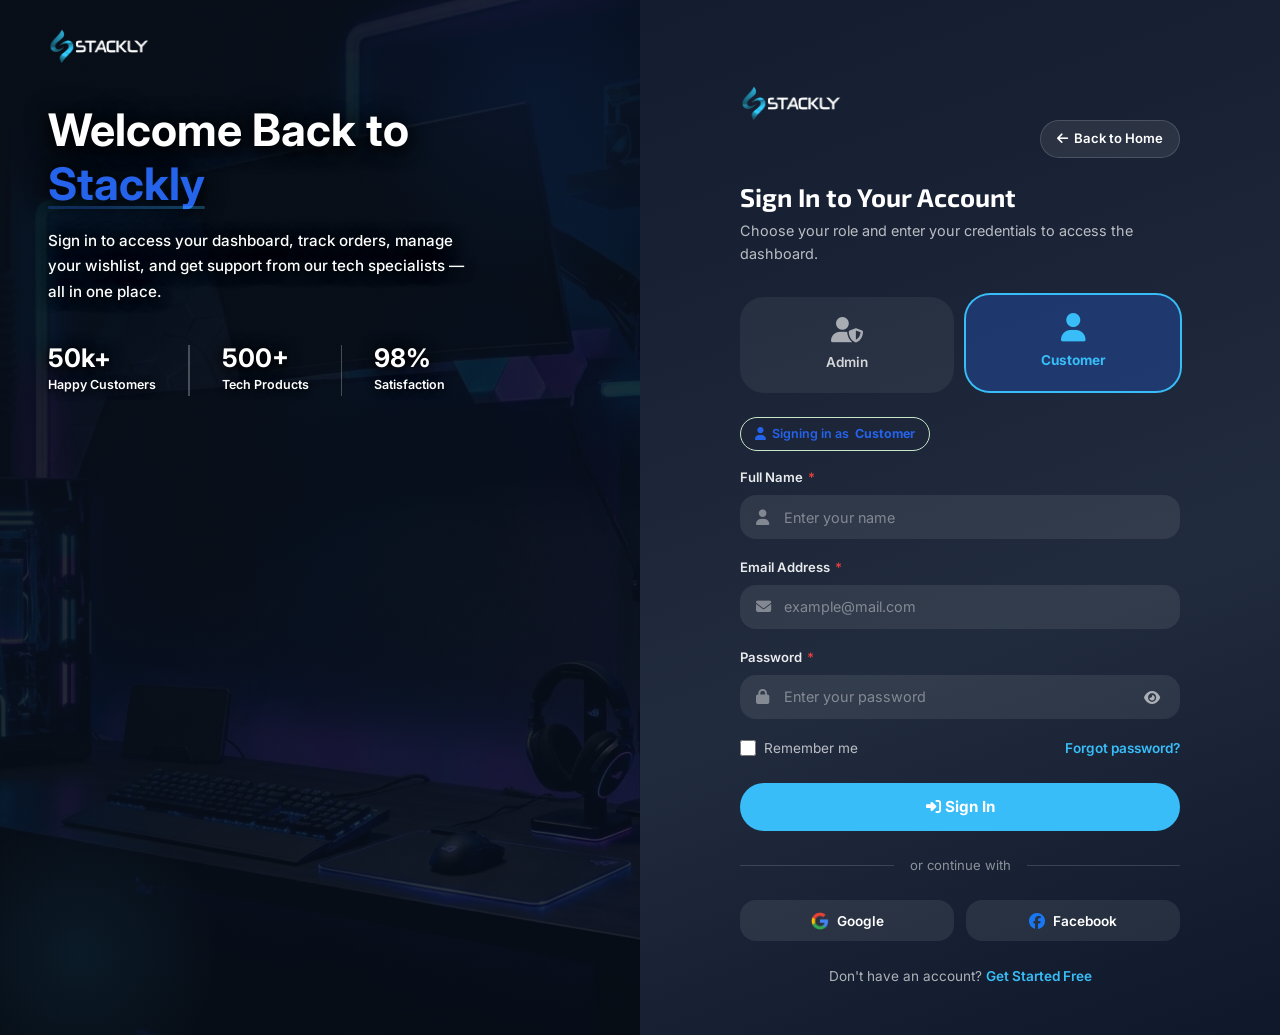
<file: customer-dashboard.html>
<!DOCTYPE html>
<html lang="en">
<head>
  <meta charset="UTF-8">
  <meta name="viewport" content="width=device-width, initial-scale=1.0, maximum-scale=1">
  <meta name="theme-color" content="#030814">
  <link rel="icon" href="assets/top-logo.webp" type="image/webp" sizes="32x32" />
  <title>My Account | Stackly Computer Accessories</title>
  <link rel="preconnect" href="https://fonts.googleapis.com">
  <link rel="preconnect" href="https://fonts.gstatic.com" crossorigin>
  <link href="https://fonts.googleapis.com/css2?family=Exo+2:wght@400;500;600;700;800&family=Inter:wght@300;400;500;600;700&display=swap" rel="stylesheet">
  <link rel="stylesheet" href="https://cdnjs.cloudflare.com/ajax/libs/font-awesome/6.5.0/css/all.min.css" />
  <style>
    :root {
      --primary: #2563eb;
      --primary-light: #38bdf8;
      --primary-pale: rgba(37, 99, 235, 0.14);
      --primary-dark: #1d4ed8;
      --accent: #10b981;
      --accent2: #34d399;
      --secondary: #f43f5e;
      --sidebar-bg: #111827;
      --topbar-bg: #161f30;
      --dark: #f1f5f9;
      --dark2: #e2e8f0;
      --text: #dce4ef;
      --text-light: #9fb0c4;
      --light: #2a3548;
      --border: #3d4f66;
      --border-light: #4a5d75;
      --bg: #1a2332;
      --surface: #243044;
      --surface-raised: #2d3a4f;
      --sidebar-w: 264px;
      --dash-header-h: 68px;
      --font-display: 'Exo 2', sans-serif;
      --font-body: 'Inter', sans-serif;
      --font-heading: 'Exo 2', sans-serif;
      --radius: 14px;
      --radius-sm: 8px;
      --radius-lg: 20px;
      --radius-full: 9999px;
      --shadow: 0 2px 12px rgba(0,0,0,0.12);
      --shadow-lg: 0 16px 40px rgba(0,0,0,0.18);
      --transition: all 0.25s cubic-bezier(0.25,0.46,0.45,0.94);
      --ease-bounce: cubic-bezier(0.34,1.56,0.64,1);
    }
    *, *::before, *::after { margin:0; padding:0; box-sizing:border-box; }
    html { overflow-x:hidden; -webkit-text-size-adjust:100%; }
    html.preloader-active,
    html.preloader-active body {
      overflow: hidden !important;
      overflow-x: clip !important;
      width: 100%;
      max-width: 100%;
      height: 100%;
      margin: 0;
      padding: 0;
    }
    html.preloader-active body {
      position: fixed;
      inset: 0;
      touch-action: none;
    }
    body { font-family:var(--font-body); background:var(--bg); color:var(--text); overflow-x:hidden; -webkit-font-smoothing:antialiased; padding-bottom:env(safe-area-inset-bottom); width:100%; max-width:100%; }
    a { color:inherit; text-decoration:none; }
    img { display:block; max-width:100%; }
    button { cursor:pointer; font-family:inherit; }

    .dashboard-wrap { display:flex; min-height:100vh; }

    .sidebar-overlay {
      display:none; position:fixed; inset:0;
      background:rgba(3,8,20,0.65); z-index:999;
      backdrop-filter:blur(2px);
    }
    .sidebar-overlay.show { display:block; }

    .sidebar {
      width:var(--sidebar-w);
      background:var(--sidebar-bg);
      position:fixed; left:0; top:var(--dash-header-h); bottom:0; z-index:1000;
      display:flex; flex-direction:column;
      transition:var(--transition);
      overflow-y:auto; overflow-x:hidden;
      overscroll-behavior:contain;
      border-right:1px solid rgba(255,255,255,0.06);
    }
    .sidebar::-webkit-scrollbar { width:4px; }
    .sidebar::-webkit-scrollbar-thumb { background:rgba(255,255,255,0.12); border-radius:99px; }

    .sidebar-welcome {
      padding:18px 20px 16px;
      border-bottom:1px solid rgba(255,255,255,0.06);
      background:rgba(255,255,255,0.02);
    }
    .sidebar-welcome-label {
      font-size:0.68rem; letter-spacing:1.5px; text-transform:uppercase;
      color:rgba(255,255,255,0.35); margin-bottom:7px;
      font-family:var(--font-body);
    }
    .sidebar-welcome-name {
      font-family:var(--font-display); font-size:1rem; color:#fff;
      margin-bottom:3px; line-height:1.3;
      word-break:break-word; overflow-wrap:break-word;
    }
    .sidebar-welcome-email { font-size:0.78rem; color:var(--primary-light); word-break:break-all; overflow-wrap:break-word; line-height:1.35; font-weight:500; }
    .sidebar-welcome-badge {
      display:inline-flex; align-items:center; gap:4px; margin-top:8px;
      background:rgba(37,99,235,0.18); border:1px solid rgba(37,99,235,0.35);
      color:#93c5fd; font-size:0.65rem; font-weight:700;
      padding:3px 10px; border-radius:var(--radius-full); letter-spacing:0.06em;
    }

    .sidebar-nav { flex:1; padding:14px 10px; }
    .sidebar-section { margin-bottom:18px; }
    .sidebar-section-title {
      font-size:0.62rem; letter-spacing:0.13em; text-transform:uppercase;
      color:rgba(255,255,255,0.28); padding:0 10px 8px; font-weight:700;
      font-family:var(--font-body);
    }
    .sidebar-link {
      display:flex; align-items:center; gap:12px; padding:10px 10px;
      color:rgba(255,255,255,0.5); font-size:0.875rem; font-weight:500;
      transition:var(--transition); cursor:pointer;
      text-decoration:none; white-space:nowrap; position:relative;
      border-radius:var(--radius-sm);
      font-family:var(--font-body);
    }
    .sidebar-link::before {
      content:''; position:absolute; left:0; top:20%; bottom:20%;
      width:3px; background:var(--primary);
      border-radius:0 3px 3px 0;
      transform:scaleY(0); transition:transform 0.3s ease;
    }
    .sidebar-link:hover { background:rgba(255,255,255,0.06); color:rgba(255,255,255,0.9); }
    .sidebar-link.active {
      background:rgba(37,99,235,0.18);
      color:#fff; font-weight:600;
    }
    .sidebar-link:hover::before, .sidebar-link.active::before { transform:scaleY(1); }
    .sidebar-link-icon { font-size:1rem; width:22px; text-align:center; flex-shrink:0; color:inherit; }
    .sidebar-link.active .sidebar-link-icon { color:#fff; }
    .sidebar-link-badge {
      margin-left:auto; background:var(--accent); color:white; font-size:0.65rem;
      padding:2px 7px; border-radius:var(--radius-full); font-weight:800;
    }

    .sidebar-footer { padding:10px; border-top:1px solid rgba(255,255,255,0.06); }
    .sidebar-logout {
      display:flex; align-items:center; gap:12px; padding:10px;
      border-radius:var(--radius-sm); font-size:0.875rem; font-weight:600;
      color:rgba(252,165,165,0.75); cursor:pointer; transition:var(--transition); width:100%;
      background:none; border:none;
    }
    .sidebar-logout:hover { background:rgba(239,68,68,0.12); color:#fca5a5; }

    .main-content {
      flex:1; margin-left:var(--sidebar-w);
      transition:var(--transition); padding-top:var(--dash-header-h);
      min-width:0; max-width:100%; width:calc(100% - var(--sidebar-w));
      background:var(--bg);
    }

    .top-header {
      position:fixed; top:0; left:0; width:100%; min-height:var(--dash-header-h);
      padding:env(safe-area-inset-top, 0px) 20px 0;
      z-index:1100;
      background:var(--topbar-bg);
      display:flex; align-items:center;
      gap:12px;
      border-bottom:1px solid rgba(255,255,255,0.06);
      box-shadow:0 4px 20px rgba(0,0,0,0.25);
    }
 
     .header-logo-zone {
      width:calc(var(--sidebar-w) - 40px);
      flex-shrink:0;
      display:flex; align-items:center; gap:10px;
    }
    .header-logo {
      display:flex; align-items:center; flex-shrink:0;
      text-decoration:none; height:46px;
    }
    .header-logo img {
      height:42px; width:auto; max-width:140px; object-fit:contain;
    }
    .header-logo-fallback {
      font-family:var(--font-display); font-size:1.35rem;
      color:var(--primary-light); letter-spacing:2px; font-weight:700;
    }
    .header-separator {
      width:1.5px; height:38px;
      background:rgba(255,255,255,0.3);
      border-radius:1px; flex-shrink:0;
    }
    .header-meta { flex:1; min-width:0; overflow:hidden; }
    .header-title {
      font-family:var(--font-display); font-size:1.2rem; color:#fff;
      letter-spacing:1px; white-space:nowrap; overflow:hidden; text-overflow:ellipsis;
    }
    .header-breadcrumb {
      font-size:0.75rem; color:rgba(255,255,255,0.72);
      white-space:nowrap; overflow:hidden; text-overflow:ellipsis;
    }
    .header-right { display:flex; align-items:center; gap:8px; flex-shrink:0; margin-left:auto; }

    .menu-toggle {
      display:none; flex-shrink:0;
      background:rgba(255,255,255,0.08); border:1px solid rgba(255,255,255,0.12);
      border-radius:9px; cursor:pointer; color:#fff;
      width:40px; height:40px; position:relative;
      align-items:center; justify-content:center;
    }
    .menu-toggle span {
      position:absolute; left:50%; top:50%;
      transform:translate(-50%,-50%); transition:var(--transition);
      line-height:1; font-size:1.1rem;
    }
    .menu-toggle .close-icon { opacity:0; transform:translate(-50%,-50%) rotate(-90deg); }
    .menu-toggle.open .menu-icon { opacity:0; transform:translate(-50%,-50%) rotate(90deg); }
    .menu-toggle.open .close-icon { opacity:1; transform:translate(-50%,-50%) rotate(0deg); }

    .header-icon-btn {
      width:40px; height:40px;
      background:rgba(255,255,255,0.08); border:1px solid rgba(255,255,255,0.1);
      border-radius:50%; display:flex; align-items:center; justify-content:center;
      font-size:1.05rem; cursor:pointer; transition:var(--transition);
      position:relative; text-decoration:none; color:#fff;
    }
    .header-icon-btn:hover { background:rgba(14,165,233,0.2); border-color:rgba(14,165,233,0.4); transform:scale(1.05); }
    .header-notif-badge {
      position:absolute; top:-2px; right:-2px; width:17px; height:17px;
      background:#ef4444; color:white; font-size:0.6rem;
      border-radius:50%; display:flex; align-items:center; justify-content:center;
      font-weight:800; border:2px solid var(--topbar-bg);
    }
 
     .dashboard-content { padding:28px 32px; max-width:100%; box-sizing:border-box; background:var(--bg); min-height:calc(100vh - var(--dash-header-h)); }

    [id$="Section"], #rewardsSection {
      scroll-margin-top: calc(var(--dash-header-h) + 12px);
    }
    body.no-scroll { overflow:hidden; }
 
     .welcome-banner {
      background:linear-gradient(135deg, #1e3a5f 0%, #2563eb 55%, #38bdf8 130%);
      border-radius:var(--radius-lg); padding:32px; color:white;
      margin-bottom:28px; position:relative; overflow:hidden;
      animation:slideIn 0.5s ease forwards;
    }
    .welcome-banner::before {
      content:''; position:absolute; top:-50px; right:-50px;
      width:200px; height:200px;
      background:radial-gradient(circle, rgba(14,165,233,0.2) 0%, transparent 70%);
      border-radius:50%; pointer-events:none;
    }
    .welcome-banner h2 {
      font-family:var(--font-display); font-size:1.75rem; letter-spacing:1.5px;
      margin-bottom:8px; position:relative;
      word-break:break-word; overflow-wrap:break-word;
    }
    .welcome-banner p { opacity:0.9; font-size:0.93rem; position:relative; max-width:480px; line-height:1.6; }
    .welcome-banner-btns { display:flex; gap:12px; margin-top:18px; position:relative; flex-wrap:wrap; }

    .btn {
      display:inline-flex; align-items:center; gap:6px;
      padding:10px 20px; border-radius:var(--radius-full);
      font-family:var(--font-body); font-size:0.875rem; font-weight:600;
      cursor:pointer; transition:var(--transition); border:2px solid transparent;
      text-decoration:none;
    }
    .btn-primary { background:var(--primary); color:white; border-color:var(--primary); }
    .btn-primary:hover { background:var(--primary-dark); border-color:var(--primary-dark); transform:translateY(-2px); box-shadow:var(--shadow); }
    .btn-outline { background:transparent; color:white; border-color:rgba(255,255,255,0.6); }
    .btn-outline:hover { background:rgba(255,255,255,0.15); }
    .btn-dark { background:#ffffff; color:#1e3a8a; border-color:#ffffff; font-weight:700; box-shadow:0 4px 16px rgba(0,0,0,0.22); }
    .btn-dark:hover { background:#eff6ff; color:#1d4ed8; border-color:#eff6ff; transform:translateY(-2px); box-shadow:0 6px 20px rgba(0,0,0,0.28); }
    .welcome-banner .btn-outline { background:rgba(255,255,255,0.12); color:#fff; border-color:rgba(255,255,255,0.75); font-weight:600; }
    .welcome-banner .btn-outline:hover { background:rgba(255,255,255,0.22); border-color:#fff; }
    .btn-sm { padding:7px 16px; font-size:0.82rem; }
    .btn-secondary-dash {
      background: var(--surface-raised);
      color: #f1f5f9;
      border: 1.5px solid var(--border-light);
      font-weight: 600;
    }
    .btn-secondary-dash:hover {
      background: #3d5068;
      border-color: var(--primary-light);
      color: #ffffff;
      transform: translateY(-1px);
    }
    .btn-green { background:var(--primary); color:#fff; border-color:var(--primary); }
    .btn-green:hover { background:var(--primary-light); transform:translateY(-2px); }

    .profile-card {
      background: var(--surface); border-radius: 16px; padding: 28px;
      border: 1px solid var(--border);
      border-top: 4px solid var(--primary);
      text-align: center; margin-bottom: 28px;
      box-shadow: var(--shadow);
      transition: var(--transition); animation: slideIn 0.5s 0.1s ease both;
    }
    .profile-card:hover {
      box-shadow: var(--shadow-lg);
      border-color: rgba(14,165,233,0.25);
    }
    .profile-avatar {
      width:88px; height:88px;
      background:linear-gradient(135deg, var(--primary), var(--accent));
      border-radius:50%; display:flex; align-items:center; justify-content:center;
      font-size:2.4rem; margin:0 auto 14px;
      border:4px solid white; box-shadow:0 8px 28px rgba(14,165,233,0.3);
      animation:floatAvatar 3s ease-in-out infinite;
    }
    @keyframes floatAvatar { 0%,100%{transform:translateY(0);} 50%{transform:translateY(-7px);} }
    .profile-name { font-family:var(--font-display); font-size:1.45rem; color:var(--dark); letter-spacing:1px; margin-bottom:5px; word-break:break-word; overflow-wrap:break-word; }
    .profile-email { color:var(--text-light); font-size:0.88rem; margin-bottom:14px; word-break:break-all; overflow-wrap:break-word; }
    .profile-meta { display:flex; justify-content:center; gap:24px; flex-wrap:wrap; }
    .profile-meta-item { text-align:center; }
    .profile-meta-value { font-family:var(--font-display); font-size:1.3rem; color:var(--primary); font-weight:700; }
    .profile-meta-label { font-size:0.72rem; color:var(--text-light); text-transform:uppercase; letter-spacing:1px; }
    .profile-badge {
      display:inline-flex; align-items:center; gap:5px;
      background:rgba(255,179,0,0.12); border:1px solid rgba(255,179,0,0.3);
      color:#fbbf24; font-size:0.78rem; font-weight:600;
      padding:5px 14px; border-radius:20px; margin-top:14px;
    }
 
     .stats-row {
      display:grid; grid-template-columns:repeat(4,1fr);
      gap:18px; margin-bottom:28px;
    }
    .stat-card {
      background: var(--surface); border-radius: 16px; padding: 20px;
      border: 1px solid var(--border);
      border-left: 4px solid var(--primary);
      transition: var(--transition);
      text-align: center; animation: slideIn 0.5s ease both;
      box-shadow: var(--shadow);
    }
    .stat-card:hover {
      transform: translateY(-5px);
      box-shadow: var(--shadow-lg);
      border-color: rgba(14,165,233,0.25);
    }
    .stat-card:nth-child(1) { border-left-color: #2D9B5E; }
    .stat-card:nth-child(2) { border-left-color: #FFB300; }
    .stat-card:nth-child(3) { border-left-color: #1565C0; }
    .stat-card:nth-child(4) { border-left-color: #6366f1; }
    .stat-card-icon {
      width:52px; height:52px; border-radius:50%;
      display:flex; align-items:center; justify-content:center;
      font-size:1.5rem; margin:0 auto 12px; transition:var(--transition);
    }
    .stat-card-icon.green { background:rgba(14,165,233,0.1); }
    .stat-card-icon.gold { background:rgba(255,179,0,0.12); }
    .stat-card-icon.teal { background:rgba(0,201,167,0.1); }
    .stat-card-icon.emerald { background:rgba(46,204,135,0.12); }
    .stat-card:hover .stat-card-icon { transform:scale(1.15) rotate(10deg); }
    .stat-card-value { font-family:var(--font-display); font-size:1.55rem; color:var(--dark); font-weight:700; }
    .stat-card-label { font-size:0.78rem; color:var(--text-light); margin-top:4px; }
 
     .section-card {
      background: var(--surface); border-radius: 16px; padding: 24px;
      border: 1px solid var(--border);
      border-top: 4px solid var(--primary);
      max-width: 100%; box-sizing: border-box;
      margin-bottom: 20px; min-width: 0;
      box-shadow: var(--shadow);
      transition: var(--transition);
    }
    .section-card-header {
      display:flex; justify-content:space-between; align-items:center; margin-bottom:20px;
      flex-wrap:wrap; gap:10px;
    }
    .section-card-title { font-family:var(--font-display); font-size:1.1rem; color:var(--dark); font-weight:700; }

    .two-col {
      display: grid;
      grid-template-columns: 1fr 1fr;
      gap: 20px;
      margin-bottom: 20px;
      min-width: 0;
      width: 100%;
    }
    #dashboardHome[data-view="orders"] .two-col,
    #dashboardHome[data-view="reservations"] .two-col {
      grid-template-columns: 1fr;
    }
    #dashboardHome[data-view="orders"] #ordersSection,
    #dashboardHome[data-view="reservations"] #reservationsSection {
      grid-column: 1 / -1;
      width: 100%;
      max-width: 100%;
    }
    .two-col > * {
      min-width: 0;
      width: 100%;
      max-width: 100%;
      overflow: visible;
    }

    #dashboardHome,
    #dashboardPreview {
      width: 100%;
      max-width: 100%;
      min-width: 0;
    }

    .order-card-actions {
      display: flex;
      flex-direction: column;
      align-items: flex-end;
      gap: 8px;
      flex-shrink: 0;
    }

    .compare-table-wrap {
      width: 100%;
      overflow-x: auto;
      -webkit-overflow-scrolling: touch;
      margin-top: 16px;
    }
    .compare-table-wrap .compare-table { min-width: 520px; margin-top: 0; }

    .order-card {
      background: var(--surface); border-radius: 12px; padding: 16px;
      border: 1px solid var(--border); transition: var(--transition);
      margin-bottom: 12px; display: flex; gap: 14px; align-items: flex-start;
      flex-wrap: wrap;
      min-width: 0;
      box-shadow: var(--shadow);
    }
    .order-card:hover { transform: translateX(4px); border-color: var(--primary); box-shadow: var(--shadow-lg); }
    .order-img {
      width:68px; height:68px; border-radius:var(--radius-sm);
      object-fit:cover; flex-shrink:0; background:var(--surface-raised); min-width:68px;
    }
    .order-img-placeholder {
      width:68px; height:68px; border-radius:var(--radius-sm);
      background:linear-gradient(135deg, var(--primary-pale), var(--border));
      display:flex; align-items:center; justify-content:center;
      font-size:1.8rem; flex-shrink:0;
    }
    .order-details { flex:1; min-width:0; }
    .order-name { font-family:var(--font-heading); font-size:0.95rem; font-weight:600; color:var(--dark); margin-bottom:3px; }
    .order-meta { font-size:0.78rem; color:var(--text-light); margin-bottom:7px; }
    .order-status {
      display:inline-flex; align-items:center; gap:5px;
      padding:3px 10px; border-radius:12px; font-size:0.73rem; font-weight:600;
    }
    .status-confirmed { background:rgba(14,165,233,0.1); color:var(--primary); }
    .status-pending { background:rgba(251,191,36,0.18); color:#fbbf24; }
    .status-cancelled { background:rgba(239,83,80,0.1); color:#c0392b; }
    .status-dot { width:5px; height:5px; border-radius:50%; background:currentColor; }
    .order-price { font-family:var(--font-display); font-size:1.2rem; color:var(--primary); font-weight:700; flex-shrink:0; }
 
     .order-action-btn {
      padding:5px 12px; border-radius:var(--radius-full);
      font-size:0.72rem; font-weight:700;
      border:1.5px solid var(--primary); color:var(--primary);
      background:transparent; transition:var(--transition); cursor:pointer;
      white-space:nowrap;
    }
    .order-action-btn:hover { background:var(--primary); color:white; }
 
     .res-item {
      display: flex; gap: 14px; padding: 14px; background: var(--surface);
      border-radius: 8px; margin-bottom: 10px; transition: var(--transition);
      border: 1px solid var(--border);
      border-left: 4px solid transparent; align-items: center;
      box-shadow: var(--shadow);
    }
    .res-item:hover { border-left-color: var(--primary); border-color: rgba(14,165,233,0.25); transform: translateX(4px); background: var(--primary-pale); }
    .res-date {
      width:52px; height:52px; background:var(--primary); border-radius:var(--radius-sm);
      display:flex; flex-direction:column; align-items:center; justify-content:center;
      color:white; flex-shrink:0;
    }
    .res-date-day { font-family:var(--font-display); font-size:1.2rem; line-height:1; font-weight:700; }
    .res-date-month { font-size:0.68rem; text-transform:uppercase; opacity:0.85; }
    .res-details h4 { font-weight:600; font-size:0.92rem; color:var(--dark); margin-bottom:3px; }
    .res-details p { font-size:0.78rem; color:var(--text-light); }
    .res-badge {
      margin-left:auto; padding:3px 10px; border-radius:var(--radius-full);
      font-size:0.68rem; font-weight:700; flex-shrink:0;
    }
    .res-badge.confirmed { background:rgba(14,165,233,0.1); color:var(--primary); }
    .res-badge.upcoming { background:rgba(251,191,36,0.18); color:#fbbf24; }
 
     .fav-grid { display:grid; grid-template-columns:repeat(3,1fr); gap:14px; }
    .fav-item {
      background:var(--surface); border-radius:var(--radius); overflow:hidden;
      border:1px solid var(--border); transition:var(--transition); cursor:pointer;
    }
    .fav-item:hover { transform:translateY(-5px); border-color:var(--primary); box-shadow:var(--shadow); }
    .fav-item-img { width:100%; height:120px; object-fit:cover; transition:transform 0.5s ease; background:var(--surface-raised); display:block; min-height:120px; }
    .fav-item-img-placeholder {
      width:100%; height:120px;
      background:linear-gradient(135deg, var(--primary-pale), var(--border));
      display:flex; align-items:center; justify-content:center; font-size:2.5rem;
    }
    .fav-item:hover .fav-item-img { transform:scale(1.08); }
    .fav-item-body { padding:12px; }
    .fav-item-name { font-weight:600; font-size:0.87rem; color:var(--dark); margin-bottom:2px; }
    .fav-item-desc { font-size:0.72rem; color:var(--text-light); margin-bottom:5px; line-height:1.4; }
    .fav-item-price { font-family:var(--font-display); font-size:1.05rem; color:var(--primary); font-weight:700; }
    .fav-item-footer { display:flex; justify-content:space-between; align-items:center; margin-top:8px; }
    .fav-heart { font-size:1rem; color:#e74c3c; }
 
     .reward-card {
      background: linear-gradient(135deg, #1e3a5f 0%, #243044 100%);
      border-radius: 16px; padding: 0; color: white;
      position: relative; overflow: hidden; margin-bottom: 24px;
      border: 1px solid rgba(56, 189, 248, 0.2);
    }
    .reward-card__banner {
      width:100%; height:140px; object-fit:cover; display:block; opacity:0.65;
    }
    .reward-card__inner { padding: 24px; position:relative; margin-top:-36px; background:linear-gradient(to bottom, transparent, rgba(36,48,68,0.92) 30%); }
    .reward-card::before {
      content:'\f005'; font-family: "Font Awesome 6 Free"; font-weight: 900;
      position:absolute; right:-15px; top:-15px;
      font-size:8rem; opacity:0.04; pointer-events:none;
    }
    .reward-card-title { font-family:var(--font-display); font-size:1.35rem; letter-spacing:1.5px; margin-bottom:7px; }
    .reward-card-text { color:rgba(255,255,255,0.88); font-size:0.88rem; margin-bottom:14px; line-height:1.55; }
    .reward-progress {
      background:rgba(255,255,255,0.1); border-radius:10px; height:9px;
      overflow:hidden; margin-bottom:8px;
    }
    .reward-progress-bar {
      height:100%;
      background:linear-gradient(to right, var(--primary-light), var(--accent));
      border-radius:10px; width:65%; transition:width 1.2s ease;
    }
    .reward-progress-text { font-size:0.78rem; color:rgba(255,255,255,0.78); }
    .reward-tiers { display:flex; gap:10px; margin-top:14px; flex-wrap:wrap; }
    .reward-tier {
      background:rgba(255,255,255,0.07); border:1px solid rgba(255,255,255,0.12);
      border-radius:var(--radius-sm); padding:8px 14px; text-align:center; flex:1; min-width:70px;
    }
    .reward-tier.active { background:rgba(14,165,233,0.3); border-color:var(--accent2); }
    .reward-tier-name { font-size:0.72rem; color:rgba(255,255,255,0.72); text-transform:uppercase; letter-spacing:0.08em; }
    .reward-tier-pts { font-family:var(--font-display); font-size:1rem; color:white; font-weight:700; }
    .reward-tier.active .reward-tier-name { color:var(--accent2); }

    .insight-panel {
      background:linear-gradient(180deg, var(--surface-raised) 0%, var(--surface) 100%);
      border:1.5px solid var(--border); border-radius:var(--radius);
      padding:16px; display:flex; flex-direction:column; gap:12px;
      min-width:0; width:100%;
    }
    .insight-panel.dark {
      background:linear-gradient(135deg, #1e3a5f 0%, var(--surface) 100%);
      color:#fff; border-color:rgba(56,189,248,0.22);
    }
    .insight-kicker {
      font-size:0.68rem; letter-spacing:1.5px; text-transform:uppercase;
      color:var(--primary); font-weight:700;
    }
    .insight-panel.dark .insight-kicker { color:var(--accent2); }
    .insight-title { font-family:var(--font-display); font-size:1.1rem; color:var(--dark); letter-spacing:0.5px; word-break:break-word; }
    .insight-panel.dark .insight-title { color:#fff; }
    .insight-text { color:var(--text-light); font-size:0.82rem; line-height:1.6; word-break:break-word; }
    .insight-panel.dark .insight-text { color:rgba(255,255,255,0.82); }
    .insight-stat-row { display:grid; grid-template-columns:repeat(2,1fr); gap:8px; min-width:0; }
    .insight-stat {
      background:rgba(255,255,255,0.7); border:1px solid var(--border-light);
      border-radius:var(--radius-sm); padding:10px; min-width:0; overflow:hidden;
    }
    .insight-panel.dark .insight-stat { background:rgba(255,255,255,0.07); border-color:rgba(255,255,255,0.09); }
    .insight-stat strong { display:block; color:var(--dark); font-family:var(--font-display); font-size:1.05rem; word-break:break-all; }
    .insight-panel.dark .insight-stat strong { color:#fff; }
    .insight-stat span { display:block; color:var(--text-light); font-size:0.68rem; margin-top:2px; }
    .insight-panel.dark .insight-stat span { color:rgba(255,255,255,0.72); }

    .mini-list { display:flex; flex-direction:column; gap:8px; }
    .mini-list-item {
      display:flex; justify-content:space-between; gap:10px; align-items:center;
      padding:8px 0; border-top:1px solid var(--border-light); font-size:0.8rem;
    }
    .mini-list-item:first-child { border-top:0; padding-top:0; }
    .mini-list-item b { color:var(--dark); font-weight:600; }
    .mini-list-item span { color:var(--text-light); text-align:right; }
    .insight-panel.dark .mini-list-item { border-color:rgba(255,255,255,0.08); }
    .insight-panel.dark .mini-list-item b { color:#fff; }
    .insight-panel.dark .mini-list-item span { color:rgba(255,255,255,0.55); }

    .offers-grid { display:grid; grid-template-columns:repeat(2,1fr); gap:14px; }

    .plans-grid { display:grid; grid-template-columns:repeat(2,1fr); gap:16px; align-items:stretch; }
    .plan-card {
      background:var(--surface); border-radius:var(--radius); overflow:hidden;
      border:1px solid var(--border); transition:var(--transition);
      display:flex; flex-direction:column; height:100%;
    }
    .plan-card:hover { transform:translateY(-4px); box-shadow:var(--shadow-lg); border-color:var(--primary); }
    .plan-card.featured { border-color:var(--primary); box-shadow:0 0 0 2px rgba(14,165,233,0.15); }
    .plan-card-img { width:100%; height:140px; object-fit:cover; background:var(--surface-raised); flex-shrink:0; display:block; min-height:140px; }
    .plan-card-body { padding:16px; display:flex; flex-direction:column; flex:1; min-height:0; }
    .plan-card-name { font-family:var(--font-display); font-size:1.05rem; font-weight:700; color:var(--dark); margin-bottom:6px; }
    .plan-card-price { font-family:var(--font-display); font-size:1.35rem; color:var(--primary); font-weight:800; margin-bottom:12px; }
    .plan-card-price span { font-size:0.78rem; font-weight:500; color:var(--text-light); }
    .plan-card-features { list-style:none; margin-bottom:14px; flex:1; }
    .plan-card-features li { font-size:0.8rem; color:var(--text-light); padding:4px 0; display:flex; align-items:center; gap:8px; }
    .plan-card-features li i { color:var(--primary); font-size:0.7rem; }
    .plan-card-btn { width:100%; justify-content:center; margin-top:auto; flex-shrink:0; }

    .energy-grid { display:grid; grid-template-columns:repeat(4,1fr); gap:16px; }
    .energy-stat-card {
      background:var(--surface);
      border:1px solid var(--border); border-radius:var(--radius);
      padding:0; text-align:center; transition:var(--transition); overflow:hidden;
    }
    .energy-stat-card:hover { transform:translateY(-4px); box-shadow:var(--shadow); border-color:var(--primary); }
    .energy-stat-card__img {
      width:100%; height:110px; object-fit:cover; display:block; background:var(--primary-pale);
    }
    .energy-stat-card__body { padding:16px 18px 18px; }
    .energy-stat-icon {
      width:48px; height:48px; border-radius:50%; margin:0 auto 12px;
      background:rgba(14,165,233,0.12); color:var(--primary);
      display:flex; align-items:center; justify-content:center; font-size:1.2rem;
    }
    .energy-stat-value { font-family:var(--font-display); font-size:1.5rem; font-weight:800; color:var(--dark); margin-bottom:4px; }
    .energy-stat-label { font-size:0.78rem; color:var(--text-light); margin-bottom:8px; }
    .energy-stat-change { font-size:0.72rem; font-weight:600; color:var(--text-light); }
    .energy-stat-change.positive { color:#059669; }
    .energy-stat-change.positive i { margin-right:4px; }

    .offer-card {
      border-radius:var(--radius); padding:20px; color:white;
      position:relative; overflow:hidden; transition:var(--transition);
    }
    .offer-card:hover { transform:translateY(-4px); box-shadow:var(--shadow-lg); }
    .offer-card::after { content:''; position:absolute; inset:0; pointer-events:none; }
    .offer-card-discount {
      font-family:var(--font-display); font-size:1.3rem; letter-spacing:1.5px; margin-bottom:6px; font-weight:700;
    }
    .offer-card-desc { font-size:0.87rem; opacity:0.9; margin-bottom:12px; line-height:1.5; }
    .offer-code {
      background:rgba(255,255,255,0.2); padding:6px 14px; border-radius:20px;
      font-weight:700; font-size:0.78rem; display:inline-block;
    }
    .offer-emoji { position:absolute; right:-10px; top:-10px; font-size:5rem; opacity:0.1; pointer-events:none; }
    .offer-expiry { font-size:0.72rem; opacity:0.65; margin-top:8px; }


    .notif-list { display:flex; flex-direction:column; gap:10px; }
    .notif-item {
      display:flex; gap:12px; padding:14px 16px; background:var(--surface);
      border-radius:var(--radius-sm);
      border:1px solid var(--border); border-left:3px solid var(--primary);
      transition:var(--transition); align-items:flex-start;
    }
    .notif-item:hover { background:var(--primary-pale); transform:translateX(3px); }
    .notif-item.gold { border-left-color:var(--secondary); }
    .notif-item.teal { border-left-color:var(--accent2); }
    .notif-icon { font-size:1.4rem; flex-shrink:0; margin-top:1px; }
    .notif-body { flex:1; min-width:0; }
    .notif-text { font-weight:600; font-size:0.88rem; color:var(--dark); line-height:1.4; }
    .notif-time { font-size:0.72rem; color:var(--text-light); margin-top:3px; }
    .notif-unread {
      width:8px; height:8px; background:var(--primary); border-radius:50%;
      flex-shrink:0; margin-top:5px;
    }

    .settings-grid { display:grid; grid-template-columns:1.2fr 0.8fr; gap:16px; }
    .settings-stack { display:flex; flex-direction:column; gap:14px; }
    .settings-panel {
      background: var(--surface); border: 1px solid var(--border);
      border-radius: 16px; padding: 18px;
      box-shadow: var(--shadow);
    }
    .settings-panel-title {
      font-weight:700; color:var(--dark); font-size:0.93rem;
      margin-bottom:14px; display:flex; align-items:center; gap:7px;
    }
    .settings-fields { display:grid; grid-template-columns:1fr 1fr; gap:12px; }
    .settings-field label {
      display:block; font-weight:700; font-size:0.68rem; letter-spacing:1.2px;
      text-transform:uppercase; color:var(--text-light); margin-bottom:6px;
    }
    .settings-input {
      width:100%; padding:11px 13px;
      border: 1px solid var(--border);
      border-radius: 8px;
      font-family:var(--font-body); font-size:0.87rem; background:var(--surface-raised);
      transition: border-color 0.2s ease, box-shadow 0.2s ease;
      color:var(--dark);
    }
    .settings-input:focus {
      border-color: var(--primary);
      box-shadow: 0 0 0 3.5px rgba(14, 165, 233, 0.10);
      outline: none;
    }
    .settings-option {
      display:flex; justify-content:space-between; gap:12px; align-items:center;
      padding:11px 0; border-top:1px solid var(--border-light);
    }
    .settings-option:first-of-type { border-top:0; padding-top:0; }
    .settings-option b { display:block; font-size:0.84rem; color:var(--dark); font-weight:600; }
    .settings-option span { display:block; font-size:0.73rem; color:var(--text-light); margin-top:2px; }
    .settings-toggle {
      width:44px; height:24px; border-radius:20px; border:0;
      background:var(--primary); position:relative; flex-shrink:0; cursor:pointer;
      transition:background 0.2s;
    }
    .settings-toggle::after {
      content:''; position:absolute; width:18px; height:18px; border-radius:50%;
      background:#fff; right:3px; top:3px; box-shadow:0 2px 5px rgba(0,0,0,0.18);
      transition:right 0.2s, left 0.2s;
    }
    .settings-toggle.off { background:#bac9bf; }
    .settings-toggle.off::after { right:auto; left:3px; }

    .loyalty-grid { display:grid; grid-template-columns:1fr 1fr; gap:14px; margin-top:14px; }
    .loyalty-hist-item {
      display:flex; align-items:center; gap:12px; padding:12px;
      background:var(--surface-raised); border-radius:var(--radius-sm); border:1px solid var(--border);
    }
    .loyalty-hist-icon {
      width:38px; height:38px; border-radius:50%;
      display:flex; align-items:center; justify-content:center; font-size:1.1rem; flex-shrink:0;
    }
    .loyalty-hist-icon.earn { background:rgba(14,165,233,0.12); }
    .loyalty-hist-icon.redeem { background:rgba(255,179,0,0.12); }
    .loyalty-hist-body { flex:1; }
    .loyalty-hist-title { font-weight:600; font-size:0.82rem; color:var(--dark); }
    .loyalty-hist-date { font-size:0.7rem; color:var(--text-light); margin-top:2px; }
    .loyalty-hist-pts { font-family:var(--font-display); font-size:1rem; font-weight:700; flex-shrink:0; }
    .loyalty-hist-pts.positive { color:var(--primary); }
    .loyalty-hist-pts.negative { color:#c0392b; }

    .spend-bars { display:flex; align-items:flex-end; gap:6px; height:80px; margin-top:8px; }
    .spend-bar-wrap { flex:1; display:flex; flex-direction:column; align-items:center; gap:4px; }
    .spend-bar {
      width:100%; border-radius:4px 4px 0 0;
      background:linear-gradient(to top, var(--primary), var(--accent));
      transition:height 1s ease, opacity 0.3s;
      min-height:4px;
    }
    .spend-bar.faded { opacity:0.35; }
    .spend-bar-label { font-size:0.62rem; color:var(--text-light); }

    @keyframes slideIn { from{opacity:0;transform:translateY(16px);}to{opacity:1;transform:translateY(0);} }
    .animate-in { animation:slideIn 0.45s ease both; }
    .delay-1 { animation-delay:0.08s; }
    .delay-2 { animation-delay:0.16s; }
    .delay-3 { animation-delay:0.24s; }
    .delay-4 { animation-delay:0.32s; }

    .toast-popup {
      position:fixed; top:80px; right:20px;
      background:white; border:1.5px solid var(--border);
      border-left:4px solid var(--primary);
      border-radius:var(--radius); padding:14px 18px;
      font-size:0.875rem; color:var(--dark);
      z-index:9999; max-width:290px;
      transform:translateX(130%); transition:transform 0.4s var(--ease-bounce);
      box-shadow:var(--shadow-lg);
    }
    .toast-popup.show { transform:translateX(0); }
    .toast-popup strong { display:block; margin-bottom:3px; font-size:0.92rem; }

    @media (max-width:1200px) {
      .stats-row { grid-template-columns:repeat(2,1fr); }
      .fav-grid { grid-template-columns:repeat(2,1fr); }
      .energy-grid { grid-template-columns:repeat(2,1fr); }
      .plans-grid { grid-template-columns:repeat(2,1fr); }
      .settings-grid { grid-template-columns:1fr; }
      .dashboard-content { padding: 24px 20px; }
    }
    @media (max-width:992px) {
      :root { --dash-header-h:60px; }
      .sidebar {
        transform:translateX(-100%);
        width:min(272px, 88vw);
        top:var(--dash-header-h);
        height:calc(100dvh - var(--dash-header-h)); bottom:auto;
        z-index:1050;
      }
      .sidebar.open { transform:translateX(0); }
      .sidebar-overlay { top:var(--dash-header-h); height:calc(100dvh - var(--dash-header-h)); }
      .main-content {
        margin-left:0;
        width:100%;
        max-width:100vw;
        overflow-x:hidden;
        padding-top:var(--dash-header-h);
      }
      .menu-toggle { display:flex; }
      .dashboard-content { width:100%; max-width:100%; overflow-x:hidden; box-sizing:border-box; padding:20px 16px; }

      .top-header {
        position:fixed; left:0; right:0; top:0; width:100%;
        padding:env(safe-area-inset-top, 0px) 12px 0;
        gap:8px;
        background:var(--topbar-bg);
        border-bottom:1px solid rgba(255,255,255,0.06);
        justify-content:flex-start;
      }
      .header-logo-zone {
        width:auto; flex:1;
        display:flex; align-items:center; gap:8px; min-width:0;
      }
      .header-separator { display:none; }
      .header-meta { display:none; }
      .header-right { margin-left:0; }

      .two-col { grid-template-columns:1fr !important; gap:16px; width:100%; }
      .two-col > * { width:100%; min-width:0; max-width:100%; }
      .section-card { padding:18px 16px; margin-bottom:16px; }
      .section-card-title { font-size:1rem; word-break:break-word; }
      .welcome-banner { padding:24px 20px; margin-bottom:20px; }
      .profile-card { margin-bottom:20px; }
      .stats-row { gap:12px; margin-bottom:20px; }
    }
    @media (max-width:768px) {
      .dashboard-content { padding:16px 12px; }
      .two-col { grid-template-columns:1fr !important; gap:14px; }
      .offers-grid { grid-template-columns:1fr; }
      .plans-grid { grid-template-columns:1fr; }
      .energy-grid { grid-template-columns:1fr 1fr; }
      .loyalty-grid { grid-template-columns:1fr; }
      .welcome-banner { padding:20px 16px; }
      .welcome-banner h2 { font-size:1.35rem; letter-spacing:0.5px; }
      .welcome-banner p { font-size:0.88rem; max-width:100%; }
      .welcome-banner-btns { flex-direction:column; align-items:stretch; }
      .welcome-banner-btns .btn { width:100%; justify-content:center; }
      .welcome-banner::before { font-size:3rem; right:-20px; }
      .section-card { padding:16px 14px; border-radius:14px; }
      .section-card-header { flex-direction:column; align-items:flex-start; gap:10px; margin-bottom:16px; }
      .section-card-header .btn { align-self:flex-start; }
      .section-page-intro { padding:14px 16px; margin-bottom:14px; }
      .insight-stat-row { grid-template-columns:1fr 1fr; gap:8px; }
      .insight-title { font-size:1rem; }
      .insight-text { font-size:0.8rem; }
      .spending-summary { grid-template-columns:repeat(2,1fr); gap:10px; }
      .reward-tiers { flex-wrap:wrap; justify-content:center; }
      .reward-tier { min-width:calc(50% - 8px); flex:1 1 calc(50% - 8px); }
      .reward-card__inner { padding:18px 16px; margin-top:-28px; }
      .reward-card-title { font-size:1.15rem; }
      .notif-item { flex-wrap:wrap; gap:10px; padding:12px; }
      .notif-body { width:100%; min-width:0; }
      .profile-meta { gap:16px; }
      .stat-card { padding:16px 12px; }
      .stat-card-value { font-size:1.35rem; }
      .order-name { font-size:0.88rem; line-height:1.35; word-break:break-word; }
      .order-meta { font-size:0.74rem; line-height:1.4; word-break:break-word; }
      .top-product-row { flex-wrap:wrap; }
      .top-product-row .tp-amt { margin-left:0; width:100%; padding-left:56px; }
    }
    @media (max-width:600px) {
      .stats-row { grid-template-columns:1fr 1fr; gap:10px; }
      .fav-grid { grid-template-columns:1fr; }
      .energy-grid { grid-template-columns:1fr; }
      .dash-mini-stats { grid-template-columns:1fr 1fr; gap:10px; }
      .order-card { padding:12px; gap:10px; align-items:flex-start; }
      .order-card:hover { transform:none; }
      .order-img, .order-img-placeholder { width:56px; height:56px; min-width:56px; }
      .order-details { flex:1 1 calc(100% - 70px); min-width:0; }
      .order-card-actions {
        width:100%;
        flex-direction:row;
        align-items:center;
        justify-content:space-between;
        border-top:1px solid var(--border-light);
        padding-top:10px;
        margin-top:2px;
      }
      .order-price { font-size:1.05rem; }
      .res-item { flex-wrap:wrap; padding:12px; gap:10px; align-items:flex-start; }
      .res-item:hover { transform:none; }
      .res-details { flex:1 1 calc(100% - 58px); min-width:0; }
      .res-details h4 { font-size:0.85rem; white-space:normal; word-break:break-word; margin-bottom:4px; }
      .res-details p { font-size:0.75rem; line-height:1.4; }
      .res-date { width:48px; height:48px; flex-shrink:0; }
      .res-item > span.res-badge { position:static; margin-left:0; margin-top:4px; font-size:0.7rem; padding:4px 10px; }
      .profile-card { padding:18px 14px; }
      .profile-avatar { width:72px; height:72px; font-size:2rem; }
      .profile-name { font-size:1.25rem; }
      .reward-tiers { gap:6px; }
      .settings-fields { grid-template-columns:1fr; }
      .settings-fields-custom { grid-template-columns:1fr; }
      .settings-grid > div[style*="flex"] { flex-direction:column !important; }
      .insight-stat-row { grid-template-columns:1fr; }
      .order-filter-tabs { gap:6px; }
      .order-filter-tab { font-size:0.72rem; padding:6px 10px; }
      .service-type-grid { grid-template-columns:1fr 1fr; }
      .redeem-grid { grid-template-columns:1fr; }
      .mini-list-item { flex-direction:column; align-items:flex-start; gap:2px; }
      .mini-list-item span { text-align:left; }
    }
    @media (max-width:400px) {
      .stats-row { grid-template-columns:1fr 1fr; gap:8px; }
      .stat-card-icon { width:44px; height:44px; font-size:1.2rem; }
      .stat-card-value { font-size:1.2rem; }
      .header-icon-btn { width:36px; height:36px; font-size:0.95rem; }
      .header-logo img { height:32px; }
      .menu-toggle { width:36px; height:36px; }
      .dashboard-content { padding:14px 10px; }
      .section-card { padding:14px 12px; }
      .welcome-banner h2 { font-size:1.2rem; }
      .res-item { gap:8px; padding:10px; }
      .res-date { width:44px; height:44px; }
      .res-date-day { font-size:1rem; }
      .dash-mini-stats { grid-template-columns:1fr; }
      .spending-summary { grid-template-columns:1fr; }
      .profile-meta { gap:12px; }
      .profile-meta-value { font-size:1.1rem; }
      .service-type-grid { grid-template-columns:1fr; }
    }

    .settings-fields-custom {
      display: grid;
      grid-template-columns: 1fr 1fr;
      gap: 16px;
      margin-top: 8px;
    }
    @media (max-width: 600px) {
      .settings-fields-custom {
        grid-template-columns: 1fr;
      }
    }
    .settings-field-custom {
      margin-bottom: 12px;
      position: relative;
    }
    .settings-field-label-custom {
      display: block;
      font-size: 0.82rem;
      font-weight: 600;
      color: #e2e8f0;
      margin-bottom: 6px;
    }
    .settings-input-custom {
      width: 100%;
      padding: 0.85rem 1rem 0.85rem 2.75rem;
      background: #ffffff;
      border: 1px solid #cbd5e1;
      border-radius: 8px;
      font-family: var(--font-body);
      font-size: 0.9rem;
      color: #1e293b;
      transition: border-color 0.2s ease, box-shadow 0.2s ease;
    }
    .settings-input-custom::placeholder {
      color: #64748b;
      opacity: 1;
    }
    .settings-input-custom option {
      color: #1e293b;
      background: #ffffff;
    }
    .settings-input-custom:focus {
      border-color: var(--primary);
      box-shadow: 0 0 0 3.5px rgba(14, 165, 233, 0.10);
      outline: none;
    }
    .settings-icon-custom {
      position: absolute;
      left: 1rem;
      top: 50%;
      transform: translateY(-50%);
      color: #64748b;
      font-size: 0.95rem;
      pointer-events: none;
      transition: color 0.2s ease;
    }
    .settings-input-custom:focus + .settings-icon-custom {
      color: var(--primary);
    }
    .settings-error-custom {
      font-size: 0.78rem;
      color: #E53E3E;
      margin-top: 0.3rem;
      display: none;
    }
    .settings-field-custom.has-error .settings-error-custom {
      display: block;
    }
    .settings-field-custom.has-error .settings-input-custom {
      border-color: #E53E3E;
      box-shadow: 0 0 0 3.5px rgba(229, 62, 62, 0.10);
    }
    .settings-field-custom.has-error .settings-icon-custom {
      color: #E53E3E !important;
    }
    .settings-textarea-custom {
      padding: 0.85rem 1rem;
      min-height: 88px;
      resize: vertical;
      line-height: 1.5;
      color: #1e293b;
    }
    .settings-textarea-custom::placeholder {
      color: #64748b;
      opacity: 1;
    }
    .settings-form-alert {
      display: none;
      margin-bottom: 16px;
      padding: 12px 14px;
      border-radius: 8px;
      background: rgba(229, 62, 62, 0.08);
      border: 1px solid rgba(229, 62, 62, 0.25);
      color: #c53030;
      font-size: 0.85rem;
      font-weight: 600;
    }
    .settings-form-alert.show { display: block; }

    .dash-section-panel { display: none; }
    #dashboardOverview { display: block; }
    #dashboardPreview { display: block; }

    .settings-form-actions {
      margin-top: 18px;
      display: flex;
      gap: 10px;
      flex-wrap: wrap;
    }
    @media (max-width: 600px) {
      .settings-form-actions { flex-direction: column; }
      .settings-form-actions .btn { width: 100%; justify-content: center; }
    }

    .order-filter-tabs { display:flex; gap:8px; flex-wrap:wrap; margin-bottom:16px; }
    .order-filter-tab {
      padding:7px 14px; border-radius:20px; font-size:0.78rem; font-weight:600;
      border:1.5px solid var(--border); background:var(--surface); color:var(--text-light); cursor:pointer;
    }
    .order-filter-tab.active { background:var(--primary); border-color:var(--primary); color:#fff; }
    .dash-mini-stats { display:grid; grid-template-columns:repeat(4,1fr); gap:12px; margin-bottom:18px; }
    .dash-mini-stat { background:var(--surface); border:1px solid var(--border); border-radius:var(--radius-sm); padding:12px; text-align:center; }
    .dash-mini-stat strong { display:block; font-family:var(--font-display); font-size:1.05rem; color:var(--primary-light); }
    .dash-mini-stat span { font-size:0.72rem; color:var(--text-light); }
    .insight-two-col { display:grid; grid-template-columns:1fr 1fr; gap:16px; margin-top:16px; }
    .top-product-row { display:flex; align-items:center; gap:12px; padding:10px 0; border-bottom:1px solid var(--border); }
    .top-product-row:last-child { border-bottom:none; }
    .top-product-row img { width:44px; height:44px; border-radius:8px; object-fit:cover; }
    .top-product-row .tp-name { font-weight:600; font-size:0.85rem; color:var(--text); }
    .top-product-row .tp-meta { font-size:0.72rem; color:var(--text-light); }
    .top-product-row .tp-amt { margin-left:auto; font-weight:700; color:var(--primary-light); font-size:0.9rem; }
    .service-type-grid { display:grid; grid-template-columns:repeat(3,1fr); gap:12px; margin:16px 0; }
    .service-type-card { background:var(--surface); border:1px solid var(--border); border-radius:var(--radius-sm); padding:14px; text-align:center; }
    .service-type-card i { font-size:1.4rem; color:var(--primary-light); margin-bottom:8px; }
    .service-type-card b { display:block; font-size:0.85rem; margin-bottom:4px; color:var(--text); }
    .service-type-card span { font-size:0.72rem; color:var(--text-light); }
    .faq-item { padding:12px 0; border-bottom:1px solid var(--border); }
    .faq-item:last-child { border-bottom:none; }
    .faq-item b { display:block; font-size:0.85rem; color:var(--text); margin-bottom:4px; }
    .faq-item p { font-size:0.8rem; color:var(--text-light); line-height:1.5; margin:0; }
    .redeem-grid { display:grid; grid-template-columns:repeat(3,1fr); gap:12px; margin-top:16px; }
    .redeem-card { border:1px solid var(--border); border-radius:var(--radius-sm); padding:14px; background:var(--surface); text-align:center; }
    .redeem-card strong { display:block; color:var(--primary-light); font-size:0.95rem; margin-bottom:4px; }
    .redeem-card span { font-size:0.72rem; color:var(--text-light); }
    .compare-table { width:100%; border-collapse:collapse; font-size:0.82rem; margin-top:16px; }
    .compare-table th, .compare-table td { padding:10px 12px; border:1px solid var(--border); text-align:center; }
    .compare-table th { background:var(--surface-raised); color:var(--text); font-weight:600; }
    .compare-table td:first-child { text-align:left; font-weight:600; }
    .notif-category-label { font-size:0.68rem; font-weight:700; text-transform:uppercase; letter-spacing:0.04em; color:var(--primary-light); margin-bottom:4px; }
    @media(max-width:768px){
      .dash-mini-stats,.service-type-grid,.redeem-grid { grid-template-columns:repeat(2,1fr); }
      .insight-two-col { grid-template-columns:1fr; }
    }
    @media(max-width:480px){
      .dash-mini-stats,.service-type-grid,.redeem-grid { grid-template-columns:1fr; }
    }

    .section-page-intro {
      background: linear-gradient(135deg, var(--surface-raised) 0%, var(--surface) 100%);
      border: 1px solid var(--border);
      border-left: 4px solid var(--primary);
      border-radius: var(--radius);
      padding: 18px 22px;
      margin-bottom: 20px;
    }
    .section-page-intro h3 {
      font-family: var(--font-display);
      font-size: 1.15rem;
      color: var(--dark);
      margin-bottom: 4px;
    }
    .section-page-intro p { font-size: 0.85rem; color: var(--text-light); line-height: 1.5; }
    .chart-wrap{width:100%;overflow-x:auto;-webkit-overflow-scrolling:touch;padding:4px 0}
    .svg-chart{width:100%;min-width:260px;height:auto;display:block}
    .spending-summary{display:grid;grid-template-columns:repeat(4,1fr);gap:12px;margin-top:16px}
    .spending-summary-item{background:var(--surface);border:1px solid var(--border);border-radius:var(--radius-sm);padding:12px;text-align:center}
    .spending-summary-item strong{display:block;font-family:var(--font-display);font-size:1.1rem;color:var(--primary-light);margin-bottom:4px}
    .spending-summary-item span{font-size:.72rem;color:var(--text-light)}
    @media(max-width:768px){.spending-summary{grid-template-columns:repeat(2,1fr)}}
    @media(max-width:400px){.spending-summary{grid-template-columns:1fr}}
    .stackly-preloader {
      position: fixed;
      top: 0; left: 0; right: 0; bottom: 0;
      width: 100%; max-width: 100%;
      height: 100%; min-height: 100dvh;
      z-index: 999999;
      display: flex;
      flex-direction: column;
      align-items: center;
      justify-content: center;
      overflow: hidden;
      box-sizing: border-box;
      background: radial-gradient(ellipse at 50% 40%, #0f2847 0%, #060d18 55%, #020408 100%);
      transition: opacity 0.55s ease, visibility 0.55s ease;
    }
    .stackly-preloader.is-hidden { opacity: 0; visibility: hidden; pointer-events: none; }
    .stackly-preloader__aurora {
      position: absolute; inset: 0; width: 100%; height: 100%;
      background:
        radial-gradient(circle at 20% 30%, rgba(37, 99, 235, 0.35) 0%, transparent 45%),
        radial-gradient(circle at 80% 70%, rgba(56, 189, 248, 0.28) 0%, transparent 42%);
      pointer-events: none;
    }
    .stackly-preloader__core {
      position: relative;
      width: min(220px, 58vw);
      height: min(220px, 58vw);
      display: flex; align-items: center; justify-content: center;
    }
    .stackly-preloader__ring {
      position: absolute; border-radius: 50%; border: 2px solid transparent;
    }
    .stackly-preloader__ring--1 {
      inset: 0;
      border-top-color: rgba(56, 189, 248, 0.95);
      border-right-color: rgba(56, 189, 248, 0.25);
      animation: stackly-spin 1.1s linear infinite;
    }
    .stackly-preloader__ring--2 {
      inset: 18px;
      border-bottom-color: rgba(37, 99, 235, 0.9);
      border-left-color: rgba(37, 99, 235, 0.2);
      animation: stackly-spin-rev 1.6s linear infinite;
    }
    .stackly-preloader__ring--3 {
      inset: 36px;
      border-top-color: rgba(129, 140, 248, 0.75);
      border-right-color: rgba(129, 140, 248, 0.15);
      animation: stackly-spin 2.2s linear infinite;
    }
    .stackly-preloader__logo-glow {
      position: absolute;
      width: min(130px, 36vw); height: min(130px, 36vw);
      border-radius: 50%;
      background: radial-gradient(circle, rgba(37, 99, 235, 0.45) 0%, transparent 70%);
    }
    .stackly-preloader__logo {
      position: relative; z-index: 2;
      width: min(140px, 42vw); height: auto;
      filter: drop-shadow(0 0 18px rgba(56, 189, 248, 0.55));
    }
    .stackly-preloader__progress {
      position: absolute; bottom: 12%; left: 50%;
      transform: translateX(-50%);
      width: min(280px, 72vw); height: 4px;
      border-radius: 999px;
      background: rgba(255, 255, 255, 0.08);
      overflow: hidden;
    }
    .stackly-preloader__progress span {
      display: block; height: 100%; width: 0;
      border-radius: inherit;
      background: linear-gradient(90deg, #2563eb, #38bdf8, #818cf8);
      animation: stackly-progress 2s cubic-bezier(0.4, 0, 0.2, 1) forwards;
    }
    .stackly-preloader__tagline {
      position: absolute; bottom: calc(12% + 28px); margin: 0;
      font-size: 0.72rem; font-weight: 600;
      letter-spacing: 0.18em; text-transform: uppercase;
      color: rgba(186, 230, 253, 0.75);
      text-align: center; width: 100%; padding: 0 16px;
    }
    @keyframes stackly-spin { to { transform: rotate(360deg); } }
    @keyframes stackly-spin-rev { to { transform: rotate(-360deg); } }
    @keyframes stackly-progress { 0% { width: 0; } 100% { width: 100%; } }
  </style>
</head>
<body>
<div id="stackly-preloader" class="stackly-preloader" role="status" aria-live="polite" aria-label="Loading Stackly">
  <div class="stackly-preloader__aurora" aria-hidden="true"></div>
  <div class="stackly-preloader__core">
    <div class="stackly-preloader__ring stackly-preloader__ring--1"></div>
    <div class="stackly-preloader__ring stackly-preloader__ring--2"></div>
    <div class="stackly-preloader__ring stackly-preloader__ring--3"></div>
    <div class="stackly-preloader__logo-glow" aria-hidden="true"></div>
    <img src="assets/logo.webp" alt="Stackly" class="stackly-preloader__logo" width="140" height="48" decoding="sync">
  </div>
  <div class="stackly-preloader__progress" aria-hidden="true"><span></span></div>
  <p class="stackly-preloader__tagline">Premium Tech Experience</p>
</div>
<script src="script.js"></script>

<div class="sidebar-overlay" id="sidebarOverlay" onclick="closeSidebar()"></div>

<div class="toast-popup" id="toastPopup">
  <strong>Feature Unavailable</strong>
  This page is not available yet.
</div>

<div class="dashboard-wrap">

  <aside class="sidebar" id="sidebar">

    <div class="sidebar-welcome">
      <p class="sidebar-welcome-label">Welcome back</p>
      <div class="sidebar-welcome-name" id="userName">Guest User</div>
      <div class="sidebar-welcome-email" id="userEmail">guest@example.com</div>
      <div class="sidebar-welcome-badge"><i class="fa-solid fa-star"></i> Silver Member</div>
    </div>

    <nav class="sidebar-nav">
      
      <div class="sidebar-section">
        <div class="sidebar-section-title">My Account</div>
        <a href="customer-dashboard.html" class="sidebar-link active" onclick="showCustomerSection('dashboardHome', event)">
          <span class="sidebar-link-icon"><i class="fa-solid fa-house"></i></span>
          <span class="sidebar-link-text">Dashboard</span>
        </a>
        <a href="#orders" class="sidebar-link" onclick="showCustomerSection('ordersSection', event)">
          <span class="sidebar-link-icon"><i class="fa-solid fa-box"></i></span>
          <span class="sidebar-link-text">My Orders</span>
          <span class="sidebar-link-badge">3</span>
        </a>
        <a href="#reservations" class="sidebar-link" onclick="showCustomerSection('reservationsSection', event)">
          <span class="sidebar-link-icon"><i class="fa-solid fa-calendar-days"></i></span>
          <span class="sidebar-link-text">PC Builds & Support</span>
        </a>
        <a href="#favorites" class="sidebar-link" onclick="showCustomerSection('favoritesSection', event)">
          <span class="sidebar-link-icon"><i class="fa-solid fa-heart"></i></span>
          <span class="sidebar-link-text">Wishlist</span>
        </a>
      </div>

      <div class="sidebar-section">
        <div class="sidebar-section-title">Rewards</div>
        <a href="#rewards" class="sidebar-link" onclick="showCustomerSection('rewardsSection', event)">
          <span class="sidebar-link-icon"><i class="fa-solid fa-star"></i></span>
          <span class="sidebar-link-text">Stackly Rewards</span>
        </a>
        <a href="#offers" class="sidebar-link" onclick="showCustomerSection('offersSection', event)">
          <span class="sidebar-link-icon"><i class="fa-solid fa-layer-group"></i></span>
          <span class="sidebar-link-text">Membership Plans</span>
        </a>
        <a href="#energy" class="sidebar-link" onclick="showCustomerSection('energySection', event)">
          <span class="sidebar-link-icon"><i class="fa-solid fa-chart-line"></i></span>
          <span class="sidebar-link-text">Purchase Insights</span>
        </a>
      </div>

      <div class="sidebar-section">
        <div class="sidebar-section-title">Settings</div>
        <a href="#notifications" class="sidebar-link" onclick="showCustomerSection('notificationsSection', event)">
          <span class="sidebar-link-icon"><i class="fa-solid fa-bell"></i></span>
          <span class="sidebar-link-text">Notifications</span>
        </a>
        <a href="#settings" class="sidebar-link" onclick="showCustomerSection('settingsSection', event)">
          <span class="sidebar-link-icon"><i class="fa-solid fa-gear"></i></span>
          <span class="sidebar-link-text">Settings</span>
        </a>
      </div>
    </nav>

    <div class="sidebar-footer">
      <button class="sidebar-logout" onclick="handleLogout()">
        <i class="fa-solid fa-right-from-bracket" style="font-size:1.1rem; margin-right: 8px;"></i>
        <span>Logout</span>
      </button>
    </div>
  </aside>

  <main class="main-content">

    <header class="top-header">
      
      <button type="button" class="menu-toggle" id="menuToggle"
              aria-label="Open menu" aria-expanded="false" onclick="toggleSidebar()">
        <span class="menu-icon" aria-hidden="true"><i class="fa-solid fa-bars"></i></span>
        <span class="close-icon" aria-hidden="true"><i class="fa-solid fa-xmark"></i></span>
      </button>

      <div class="header-logo-zone">
        <a href="index.html" class="header-logo">
          <img src="assets/logo.webp" alt="Stackly" id="headerLogoImg"
               onerror="this.style.display='none'; document.getElementById('headerLogoFallback').style.display='inline-block';">
          <span class="header-logo-fallback" id="headerLogoFallback" style="display:none;">STACKLY</span>
        </a>
      </div>

      <div class="header-separator"></div>
      <div class="header-meta">
        <div class="header-title" id="headerTitle">My Dashboard</div>
        <div class="header-breadcrumb" id="headerBreadcrumb">Home / Dashboard</div>
      </div>

      <div class="header-right">
        <a href="#notifications" class="header-icon-btn" title="Notifications"
           onclick="showCustomerSection('notificationsSection', event)">
          <i class="fa-solid fa-bell"></i>
          <span class="header-notif-badge">3</span>
        </a>
      </div>
    </header>

    <div class="dashboard-content">

      <div id="dashboardHome" data-view="home" style="overflow-x:hidden; min-width:0;">

        <div id="dashboardOverview" class="dash-home-only">
        <div class="welcome-banner animate-in">
          <h2 id="welcomeText">Welcome Back!</h2>
          <p>Your Stackly account at a glance. Track orders, wishlist items, reward points, and PC build support — all from one dashboard.</p>
          <div class="welcome-banner-btns">
            <a href="404.html" class="btn btn-dark"><i class="fa-solid fa-store"></i> Browse Store</a>
            <a href="404.html" class="btn btn-outline"><i class="fa-solid fa-headset"></i> Contact Support</a>
          </div>
        </div>

        <div class="profile-card animate-in delay-1">
          <div class="profile-avatar" id="profileAvatar"><i class="fa-solid fa-user"></i></div>
          <div class="profile-name" id="profileName">Guest User</div>
          <div class="profile-email" id="profileEmail">guest@example.com</div>
          <div class="profile-meta">
            <div class="profile-meta-item">
              <div class="profile-meta-value">12</div>
              <div class="profile-meta-label">Orders</div>
            </div>
            <div class="profile-meta-item">
              <div class="profile-meta-value">186</div>
              <div class="profile-meta-label">Reward Pts</div>
            </div>
            <div class="profile-meta-item">
              <div class="profile-meta-value">₹4,280</div>
              <div class="profile-meta-label">Saved (₹)</div>
            </div>
            <div class="profile-meta-item">
              <div class="profile-meta-value">2024</div>
              <div class="profile-meta-label">Member Since</div>
            </div>
          </div>
          <div class="profile-badge"><i class="fa-solid fa-star"></i> Silver Member</div>
        </div>

        <div class="stats-row">
          <div class="stat-card animate-in delay-1">
            <div class="stat-card-icon green"><i class="fa-solid fa-box"></i></div>
            <div class="stat-card-value">12</div>
            <div class="stat-card-label">Total Orders</div>
          </div>
          <div class="stat-card animate-in delay-2">
            <div class="stat-card-icon gold"><i class="fa-solid fa-star"></i></div>
            <div class="stat-card-value">186</div>
            <div class="stat-card-label">Reward Points</div>
          </div>
          <div class="stat-card animate-in delay-3">
            <div class="stat-card-icon teal"><i class="fa-solid fa-piggy-bank"></i></div>
            <div class="stat-card-value">₹4,280</div>
            <div class="stat-card-label">Saved (₹)</div>
          </div>
          <div class="stat-card animate-in delay-4">
            <div class="stat-card-icon emerald"><i class="fa-solid fa-heart"></i></div>
            <div class="stat-card-value">8</div>
            <div class="stat-card-label">Wishlist Items</div>
          </div>
        </div>
        </div>

        <div id="dashboardPreview">
        <div class="two-col">

          <div class="section-card animate-in" id="ordersSection">
            <div class="section-page-intro dash-full-only" style="display:none;">
              <h3>My Orders</h3>
              <p>Full order history — track deliveries, leave reviews, and reorder accessories.</p>
            </div>
            <div class="section-card-header">
              <div class="section-card-title" id="ordersSectionTitle"><i class="fa-solid fa-box"></i> Recent Orders</div>
              <button class="btn btn-primary btn-sm" id="ordersViewAllBtn" onclick="showCustomerSection('ordersSection', event)">View All</button>
            </div>

            <div class="dash-full-only" style="display:none;">
              <div class="dash-mini-stats">
                <div class="dash-mini-stat"><strong>12</strong><span>Total orders</span></div>
                <div class="dash-mini-stat"><strong>9</strong><span>Delivered</span></div>
                <div class="dash-mini-stat"><strong>2</strong><span>In transit</span></div>
                <div class="dash-mini-stat"><strong>₹1,24,580</strong><span>Lifetime spend</span></div>
              </div>
              <div class="order-filter-tabs">
                <button type="button" class="order-filter-tab active">All (12)</button>
                <button type="button" class="order-filter-tab">Delivered (9)</button>
                <button type="button" class="order-filter-tab">Shipped (2)</button>
                <button type="button" class="order-filter-tab">Cancelled (1)</button>
              </div>
            </div>

            <div class="order-card">
              <img src="assets/prod_razer_blackwidow.webp" class="order-img" alt="Razer BlackWidow keyboard" loading="lazy" onerror="this.onerror=null;this.src='assets/keyboard.webp';" />
              <div class="order-details">
                <div class="order-name">Razer BlackWidow V4 — Delivered</div>
                <div class="order-meta">Order #ORD-2841 · 28 May 2026 · 6:30 PM</div>
                <span class="order-status status-confirmed"><span class="status-dot"></span>Delivered</span>
              </div>
              <div class="order-card-actions">
                <div class="order-price">₹8,499</div>
                <button class="order-action-btn" onclick="show404()">Review</button>
              </div>
            </div>

            <div class="order-card">
              <img src="assets/prod_samsung_odyssey.webp" class="order-img" alt="Samsung Odyssey G7 monitor" loading="lazy" onerror="this.onerror=null;this.src='assets/monitor.webp';" />
              <div class="order-details">
                <div class="order-name">Samsung Odyssey G7 Monitor — Shipped</div>
                <div class="order-meta">Order #ORD-2840 · 27 May 2026 · ETA Jun 2</div>
                <span class="order-status status-confirmed"><span class="status-dot"></span>Shipped</span>
              </div>
              <div class="order-card-actions">
                <div class="order-price">₹32,999</div>
                <button class="order-action-btn" onclick="show404()">Track</button>
              </div>
            </div>

            <div class="order-card">
              <img src="assets/prod_logitech_c920_hd_pro_webcam.webp" class="order-img" alt="Logitech C920 webcam" loading="lazy" onerror="this.onerror=null;this.src='assets/webcam.webp';" />
              <div class="order-details">
                <div class="order-name">Logitech C920 Webcam — Out for delivery</div>
                <div class="order-meta">Order #ORD-2839 · 27 May 2026 · 8:14 PM</div>
                <span class="order-status status-pending"><span class="status-dot"></span>In Transit</span>
              </div>
              <div class="order-card-actions">
                <div class="order-price">₹6,999</div>
                <button class="order-action-btn" onclick="show404()">Details</button>
              </div>
            </div>

            <div class="order-card dash-full-only" style="display:none;">
              <img src="assets/prod_logitech_g502.webp" class="order-img" alt="Logitech G502 Hero" loading="lazy" onerror="this.onerror=null;this.src='assets/mouse.webp';" />
              <div class="order-details">
                <div class="order-name">Logitech G502 Hero — Delivered</div>
                <div class="order-meta">Order #ORD-2838 · 12 May 2026</div>
                <span class="order-status status-confirmed"><span class="status-dot"></span>Delivered</span>
              </div>
              <div class="order-card-actions">
                <div class="order-price">₹4,999</div>
                <button class="order-action-btn" onclick="show404()">Review</button>
              </div>
            </div>

            <div class="order-card dash-full-only" style="display:none;">
              <img src="assets/prod_razer_kraken_v3_x_headset.webp" class="order-img" alt="Razer Kraken Headset" loading="lazy" onerror="this.onerror=null;this.src='assets/audio.webp';" />
              <div class="order-details">
                <div class="order-name">Razer Kraken V3 X — Cancelled</div>
                <div class="order-meta">Order #ORD-2837 · 05 May 2026</div>
                <span class="order-status status-cancelled"><span class="status-dot"></span>Cancelled</span>
              </div>
              <div class="order-card-actions">
                <div class="order-price">₹6,499</div>
                <button class="order-action-btn" onclick="show404()">Reorder</button>
              </div>
            </div>

            <div style="margin-top:16px;">
              <div class="insight-panel dark">
                <div>
                   <div class="insight-kicker">Today</div>
                  <div class="insight-title">3 orders updated today</div>
                  <p class="insight-text">Keyboard delivered, monitor shipped, and webcam out for delivery. You have 3 active orders today.</p>
                </div>
                <div class="insight-stat-row">
                  <div class="insight-stat"><strong>3</strong><span>Active orders</span></div>
                  <div class="insight-stat"><strong>₹48,497</strong><span>Order value</span></div>
                  <div class="insight-stat"><strong>98%</strong><span>On-time rate</span></div>
                  <div class="insight-stat"><strong>2</strong><span>Items in cart</span></div>
                </div>
              </div>
            </div>

            <div class="dash-full-only" style="display:none; margin-top:16px;">
              <div class="section-card" style="padding:16px;">
                <div class="section-card-title" style="margin-bottom:12px;"><i class="fa-solid fa-lightbulb"></i> Order Tips</div>
                <div class="mini-list">
                  <div class="mini-list-item"><b>Track shipments</b><span>Real-time updates via SMS &amp; email</span></div>
                  <div class="mini-list-item"><b>Easy returns</b><span>7-day return on unopened accessories</span></div>
                  <div class="mini-list-item"><b>Earn rewards</b><span>Leave a review after delivery for +50 pts</span></div>
                </div>
              </div>
            </div>
          </div>

          <div class="section-card animate-in delay-1" id="reservationsSection">
            <div class="section-page-intro dash-full-only" style="display:none;">
              <h3>PC Builds &amp; Support</h3>
              <p>Book and manage custom PC assembly, peripheral setup, and tune-up appointments.</p>
            </div>
            <div class="section-card-header">
              <div class="section-card-title"><i class="fa-solid fa-calendar-days"></i> PC Builds &amp; Support Appointments</div>
              <button class="btn btn-primary btn-sm" onclick="show404()">Book Service</button>
            </div>

            <div class="res-item">
              <div class="res-date">
                <div class="res-date-day">15</div>
                <div class="res-date-month">JUN</div>
              </div>
              <div class="res-details">
                <h4>Custom Gaming PC Assembly <i class="fa-solid fa-microchip"></i></h4>
                <p>3:00 PM · On-Site · Engineer Rajesh K.</p>
              </div>
              <span class="res-badge confirmed">Confirmed</span>
            </div>

            <div class="res-item">
              <div class="res-date">
                <div class="res-date-day">22</div>
                <div class="res-date-month">JUN</div>
              </div>
              <div class="res-details">
                <h4>Peripheral Setup &amp; Testing <i class="fa-solid fa-camera"></i></h4>
                <p>11:00 AM · On-Site · Engineer Priya S.</p>
              </div>
              <span class="res-badge upcoming">Scheduled</span>
            </div>

            <div class="res-item">
              <div class="res-date">
                <div class="res-date-day">05</div>
                <div class="res-date-month">JUL</div>
              </div>
              <div class="res-details">
                <h4>Annual PC Tune-Up <i class="fa-solid fa-stethoscope"></i></h4>
                <p>4:30 PM · On-Site · Manager Arun V.</p>
              </div>
              <span class="res-badge upcoming">Scheduled</span>
            </div>

            <div style="margin-top:16px;">
              <div class="insight-panel dark">
                <div>
                  <div class="insight-kicker">Next Visit</div>
                  <div class="insight-title">15 Jun, 3:00 PM</div>
                  <p class="insight-text">Gaming PC assembly confirmed. Bring your parts list and preferred OS install options.</p>
                </div>
                <div class="insight-stat-row">
                  <div class="insight-stat"><strong>3</strong><span>Upcoming</span></div>
                  <div class="insight-stat"><strong>90 min</strong><span>Avg duration</span></div>
                  <div class="insight-stat"><strong>On-Site</strong><span>Preferred</span></div>
                  <div class="insight-stat"><strong>PC Build</strong><span>Next service</span></div>
                </div>
              </div>
            </div>

            <div class="dash-full-only" style="display:none;">
              <div class="service-type-grid">
                <div class="service-type-card"><i class="fa-solid fa-microchip"></i><b>Custom PC Build</b><span>From ₹2,999 · 2–3 hrs</span></div>
                <div class="service-type-card"><i class="fa-solid fa-screwdriver-wrench"></i><b>Peripheral Setup</b><span>From ₹799 · 45 min</span></div>
                <div class="service-type-card"><i class="fa-solid fa-stethoscope"></i><b>PC Tune-Up</b><span>From ₹1,499 · 60 min</span></div>
                <div class="service-type-card"><i class="fa-solid fa-hard-drive"></i><b>Storage Upgrade</b><span>From ₹599 · 30 min</span></div>
                <div class="service-type-card"><i class="fa-solid fa-wifi"></i><b>Network Setup</b><span>From ₹999 · 45 min</span></div>
                <div class="service-type-card"><i class="fa-solid fa-headset"></i><b>Remote Support</b><span>From ₹499 · 30 min</span></div>
              </div>
              <div class="section-card" style="padding:16px; margin-top:8px;">
                <div class="section-card-title" style="margin-bottom:12px;"><i class="fa-solid fa-circle-question"></i> Support FAQ</div>
                <div class="faq-item"><b>What should I bring for a PC build appointment?</b><p>Bring all components, PSU cables, and your OS license key. Our engineer will verify compatibility before assembly.</p></div>
                <div class="faq-item"><b>Can I reschedule a service visit?</b><p>Yes — reschedule up to 24 hours before your slot via Contact Support or call our helpline.</p></div>
                <div class="faq-item"><b>Is on-site service available in my city?</b><p>On-site visits are available in Chennai, Bangalore, Hyderabad, and Mumbai. Remote support is available nationwide.</p></div>
              </div>
            </div>
          </div>
        </div>
        </div>

        <div class="section-card animate-in dash-section-panel" id="favoritesSection">
          <div class="section-page-intro">
            <h3>My Wishlist</h3>
            <p>Saved accessories you want to buy — keyboards, monitors, headsets and more.</p>
          </div>
          <div class="section-card-header">
            <div class="section-card-title"><i class="fa-solid fa-heart"></i> My Wishlist</div>
            <button class="btn btn-primary btn-sm" onclick="show404()">Add Item</button>
          </div>
          <div class="fav-grid">
            <div class="fav-item" onclick="show404()">
              <div style="overflow:hidden; height:120px;">
                 <img src="assets/prod_logitech_mx_keys_wireless.webp" class="fav-item-img" alt="Gaming Keyboard" loading="lazy" onerror="this.onerror=null;this.src='assets/keyboard.webp';" />
              </div>
              <div class="fav-item-body">
                <div class="fav-item-name">Gaming Keyboard</div>
                <div class="fav-item-desc">Mechanical RGB · Cherry MX switches · USB-C</div>
                <div class="fav-item-footer">
                  <div class="fav-item-price">₹8,499</div>
                  <span class="fav-heart"><i class="fa-solid fa-heart" style="color: #e74c3c;"></i></span>
                </div>
              </div>
            </div>
            <div class="fav-item" onclick="show404()">
              <div style="overflow:hidden; height:120px;">
                 <img src="assets/prod_samsung_odyssey.webp" class="fav-item-img" alt="4K Monitor" loading="lazy" onerror="this.onerror=null;this.src='assets/monitor.webp';" />
              </div>
              <div class="fav-item-body">
                <div class="fav-item-name">4K Monitor</div>
                <div class="fav-item-desc">Price drop · 27" curved · 240Hz · FreeSync</div>
                <div class="fav-item-footer">
                  <div class="fav-item-price">₹32,999</div>
                  <span class="fav-heart"><i class="fa-solid fa-heart" style="color: #e74c3c;"></i></span>
                </div>
              </div>
            </div>
            <div class="fav-item" onclick="show404()">
              <div style="overflow:hidden; height:120px;">
                 <img src="assets/prod_razer_kraken_v3_x_headset.webp" class="fav-item-img" alt="Wireless Headset" loading="lazy" onerror="this.onerror=null;this.src='assets/audio.webp';" />
              </div>
              <div class="fav-item-body">
                <div class="fav-item-name">Wireless Headset</div>
                <div class="fav-item-desc">Back in stock · ANC · 40hr battery · Wireless</div>
                <div class="fav-item-footer">
                  <div class="fav-item-price">₹6,999</div>
                  <span class="fav-heart"><i class="fa-solid fa-heart" style="color: #e74c3c;"></i></span>
                </div>
              </div>
            </div>
            <div class="fav-item" onclick="show404()">
              <div style="overflow:hidden; height:120px;">
                 <img src="assets/prod_razer_deathadder.webp" class="fav-item-img" alt="Gaming mouse" loading="lazy" onerror="this.onerror=null;this.src='assets/mouse.webp';" />
              </div>
              <div class="fav-item-body">
                <div class="fav-item-name">Gaming Mouse</div>
                <div class="fav-item-desc">RGB · 25K DPI · Wireless · Ergonomic grip</div>
                <div class="fav-item-footer">
                  <div class="fav-item-price">₹3,499</div>
                  <span class="fav-heart"><i class="fa-solid fa-heart" style="color: #e74c3c;"></i></span>
                </div>
              </div>
            </div>
            <div class="fav-item" onclick="show404()">
              <div style="overflow:hidden; height:120px;">
                 <img src="assets/prod_logitech_c920_hd_pro_webcam.webp" class="fav-item-img" alt="USB Webcam" loading="lazy" onerror="this.onerror=null;this.src='assets/webcam.webp';" />
              </div>
              <div class="fav-item-body">
                <div class="fav-item-name">USB Webcam</div>
                <div class="fav-item-desc">1080p, auto-focus, ring light</div>
                <div class="fav-item-footer">
                  <div class="fav-item-price">₹2,799</div>
                  <span class="fav-heart"><i class="fa-solid fa-heart" style="color: #e74c3c;"></i></span>
                </div>
              </div>
            </div>
            <div class="fav-item" onclick="show404()">
              <div style="overflow:hidden; height:120px;">
                 <img src="assets/prod_redragon_k552.webp" class="fav-item-img" alt="Mechanical Switches" loading="lazy" onerror="this.onerror=null;this.src='assets/keyboard.webp';" />
              </div>
              <div class="fav-item-body">
                <div class="fav-item-name">Mechanical Switches</div>
                <div class="fav-item-desc">Cherry MX switches, hot-swappable</div>
                <div class="fav-item-footer">
                  <div class="fav-item-price">Online</div>
                  <span class="fav-heart"><i class="fa-solid fa-heart" style="color: #e74c3c;"></i></span>
                </div>
              </div>
            </div>
          </div>
          <div class="dash-mini-stats" style="margin-top:16px;">
            <div class="dash-mini-stat"><strong>8</strong><span>Saved items</span></div>
            <div class="dash-mini-stat"><strong>₹68,294</strong><span>Total value</span></div>
            <div class="dash-mini-stat"><strong>3</strong><span>Price drops</span></div>
            <div class="dash-mini-stat"><strong>2</strong><span>Back in stock</span></div>
          </div>
          <div class="insight-panel dark" style="margin-top:16px;">
            <div>
              <div class="insight-kicker">Wishlist tip</div>
              <div class="insight-title">3 items dropped in price this week</div>
              <p class="insight-text">Your Samsung Odyssey monitor and Logitech MX Keys are now on sale. Move to cart before stock runs out.</p>
            </div>
            <div class="insight-stat-row">
              <div class="insight-stat"><strong>₹4,200</strong><span>Potential savings</span></div>
              <div class="insight-stat"><strong>Silver</strong><span>Member discount</span></div>
              <div class="insight-stat"><strong>Free</strong><span>Shipping ₹999+</span></div>
            </div>
          </div>
        </div>

        <div id="rewardsSection" class="dash-section-panel">
          <div class="section-page-intro">
            <h3>Stackly Rewards</h3>
            <p>Earn points on every purchase, track your tier progress, and redeem exclusive discounts.</p>
          </div>
          
          <div class="reward-card animate-in">
            <img src="assets/gaming_setup_bg.webp" class="reward-card__banner" alt="Stackly rewards" loading="lazy" onerror="this.onerror=null;this.src='assets/hero-setup.webp';" />
            <div class="reward-card__inner">
            <div class="reward-card-title"><i class="fa-solid fa-bullseye"></i> Stackly Rewards Progress</div>
            <div class="reward-card-text">You're 37% of the way to Gold Member status! Keep shopping, leaving reviews, and referring friends to unlock priority support and exclusive accessory discounts.</div>
            <div class="reward-progress">
              <div class="reward-progress-bar" id="rewardProgressBar"></div>
            </div>
            <div class="reward-progress-text">186 / 500 points to Gold · 314 more to go!</div>
            <div class="reward-tiers">
              <div class="reward-tier">
                <div class="reward-tier-name">Bronze</div>
                <div class="reward-tier-pts">0 pts</div>
              </div>
              <div class="reward-tier active">
                <div class="reward-tier-name"><i class="fa-solid fa-star"></i> Silver</div>
                <div class="reward-tier-pts">200 pts</div>
              </div>
              <div class="reward-tier">
                <div class="reward-tier-name"><i class="fa-solid fa-medal"></i> Gold</div>
                <div class="reward-tier-pts">500 pts</div>
              </div>
              <div class="reward-tier">
                <div class="reward-tier-name"><i class="fa-solid fa-gem"></i> Platinum</div>
                <div class="reward-tier-pts">1000 pts</div>
              </div>
            </div>
            </div>
          </div>

          <div class="section-card animate-in" style="margin-top:20px;">
            <div class="section-card-header">
              <div class="section-card-title"><i class="fa-solid fa-history"></i> Points History</div>
              <button class="btn btn-primary btn-sm" onclick="show404()">Redeem Now</button>
            </div>
            <div class="loyalty-grid">
              <div class="loyalty-hist-item">
                <div class="loyalty-hist-icon earn"><i class="fa-solid fa-arrow-up"></i></div>
                <div class="loyalty-hist-body">
                  <div class="loyalty-hist-title">Earned · Keyboard purchase review</div>
                  <div class="loyalty-hist-date">28 May 2026</div>
                </div>
                <div class="loyalty-hist-pts positive">+50 pts</div>
              </div>
              <div class="loyalty-hist-item">
                <div class="loyalty-hist-icon earn"><i class="fa-solid fa-arrow-up"></i></div>
                <div class="loyalty-hist-body">
                  <div class="loyalty-hist-title">Earned · Monthly spend goal met</div>
                  <div class="loyalty-hist-date">22 May 2026</div>
                </div>
                <div class="loyalty-hist-pts positive">+45 pts</div>
              </div>
              <div class="loyalty-hist-item">
                <div class="loyalty-hist-icon redeem"><i class="fa-solid fa-arrow-down"></i></div>
                <div class="loyalty-hist-body">
                  <div class="loyalty-hist-title">Redeemed · Mouse pad bundle</div>
                  <div class="loyalty-hist-date">10 May 2026</div>
                </div>
                <div class="loyalty-hist-pts negative">-100 pts</div>
              </div>
              <div class="loyalty-hist-item">
                <div class="loyalty-hist-icon earn"><i class="fa-solid fa-arrow-up"></i></div>
                <div class="loyalty-hist-body">
                  <div class="loyalty-hist-title">Bonus · Member Anniversary Reward</div>
                  <div class="loyalty-hist-date">01 May 2026</div>
                </div>
                <div class="loyalty-hist-pts positive">+100 pts</div>
              </div>
            </div>
          </div>

          <div class="section-card animate-in" style="margin-top:20px;">
            <div class="section-card-header">
              <div class="section-card-title"><i class="fa-solid fa-gift"></i> Redeem Your Points</div>
            </div>
            <div class="redeem-grid">
              <div class="redeem-card"><strong>100 pts</strong><span>₹100 off · Min order ₹999</span></div>
              <div class="redeem-card"><strong>250 pts</strong><span>Free shipping · Any order</span></div>
              <div class="redeem-card"><strong>500 pts</strong><span>₹750 off · Pro accessories</span></div>
            </div>
          </div>

          <div class="section-card animate-in" style="margin-top:20px;">
            <div class="section-card-header">
              <div class="section-card-title"><i class="fa-solid fa-layer-group"></i> Tier Benefits</div>
            </div>
            <div class="compare-table-wrap">
            <table class="compare-table">
              <thead>
                <tr><th>Benefit</th><th>Bronze</th><th>Silver</th><th>Gold</th><th>Platinum</th></tr>
              </thead>
              <tbody>
                <tr><td>Points per ₹100 spent</td><td>1×</td><td>1.5×</td><td>2×</td><td>3×</td></tr>
                <tr><td>Birthday bonus</td><td>—</td><td>50 pts</td><td>100 pts</td><td>200 pts</td></tr>
                <tr><td>Priority support</td><td>—</td><td>—</td><td><i class="fa-solid fa-check" style="color:var(--accent2);"></i></td><td><i class="fa-solid fa-check" style="color:var(--accent2);"></i></td></tr>
                <tr><td>Early sale access</td><td>—</td><td>—</td><td>24 hrs</td><td>48 hrs</td></tr>
              </tbody>
            </table>
            </div>
          </div>
        </div>

        <div class="section-card animate-in dash-section-panel" id="offersSection">
          <div class="section-page-intro">
            <h3>Membership Plans</h3>
            <p>Choose a plan for free shipping, priority support, and member-only deals on PC accessories.</p>
          </div>
          <div class="section-card-header">
            <div class="section-card-title"><i class="fa-solid fa-layer-group"></i> Membership Plans</div>
            <button class="btn btn-primary btn-sm" onclick="show404()">Compare Plans</button>
          </div>
          <div class="plans-grid">
            <div class="plan-card">
              <img src="assets/prod_logitech_mx_keys_wireless.webp" class="plan-card-img" alt="Essential plan" loading="lazy" onerror="this.onerror=null;this.src='assets/keyboard.webp';" />
              <div class="plan-card-body">
                <div class="plan-card-name">Essential</div>
                <div class="plan-card-price">₹14,999<span>/yr</span></div>
                <ul class="plan-card-features">
                  <li><i class="fa-solid fa-check"></i> Free shipping on orders ₹999+</li>
                  <li><i class="fa-solid fa-check"></i> Basic Orders</li>
                  <li><i class="fa-solid fa-check"></i> Email support</li>
                </ul>
                <button class="btn btn-primary btn-sm plan-card-btn" onclick="show404()">Choose Plan</button>
              </div>
            </div>
            <div class="plan-card featured">
              <img src="assets/prod_samsung_odyssey.webp" class="plan-card-img" alt="Pro Gamer plan" loading="lazy" onerror="this.onerror=null;this.src='assets/monitor.webp';" />
              <div class="plan-card-body">
                <div class="plan-card-name">Pro Gamer</div>
                <div class="plan-card-price">₹29,999<span>/yr</span></div>
                <ul class="plan-card-features">
                  <li><i class="fa-solid fa-check"></i> 5% extra off flash deals</li>
                  <li><i class="fa-solid fa-check"></i> Priority dispatch</li>
                  <li><i class="fa-solid fa-check"></i> Priority support</li>
                  <li><i class="fa-solid fa-check"></i> Exclusive coupon codes</li>
                </ul>
                <button class="btn btn-primary btn-sm plan-card-btn" onclick="show404()">Choose Plan</button>
              </div>
            </div>
            <div class="plan-card">
              <img src="assets/prod_razer_kraken_v3_x_headset.webp" class="plan-card-img" alt="Premium Tech plan" loading="lazy" onerror="this.onerror=null;this.src='assets/audio.webp';" />
              <div class="plan-card-body">
                <div class="plan-card-name">Premium Tech</div>
                <div class="plan-card-price">₹49,999<span>/yr</span></div>
                <ul class="plan-card-features">
                  <li><i class="fa-solid fa-check"></i> Free extended warranty</li>
                  <li><i class="fa-solid fa-check"></i> Dedicated support line</li>
                  <li><i class="fa-solid fa-check"></i> Free PC build consultation</li>
                  <li><i class="fa-solid fa-check"></i> VIP launch previews</li>
                </ul>
                <button class="btn btn-primary btn-sm plan-card-btn" onclick="show404()">Choose Plan</button>
              </div>
            </div>
            <div class="plan-card">
              <img src="assets/gaming_setup_bg.webp" class="plan-card-img" alt="Ultimate Setup plan" loading="lazy" onerror="this.onerror=null;this.src='assets/gaming.webp';" />
              <div class="plan-card-body">
                <div class="plan-card-name">Ultimate Setup</div>
                <div class="plan-card-price">₹79,999<span>/yr</span></div>
                <ul class="plan-card-features">
                  <li><i class="fa-solid fa-check"></i> Unlimited free shipping</li>
                  <li><i class="fa-solid fa-check"></i> PC build + peripheral bundles</li>
                  <li><i class="fa-solid fa-check"></i> Personal shopping assistant</li>
                </ul>
                <button class="btn btn-primary btn-sm plan-card-btn" onclick="show404()">Choose Plan</button>
              </div>
            </div>
          </div>
          <div class="section-card" style="margin-top:20px; padding:16px;">
            <div class="section-card-title" style="margin-bottom:12px;"><i class="fa-solid fa-table-list"></i> Plan Comparison</div>
            <div class="compare-table-wrap">
            <table class="compare-table">
              <thead>
                <tr><th>Feature</th><th>Essential</th><th>Pro Gamer</th><th>Premium Tech</th><th>Ultimate</th></tr>
              </thead>
              <tbody>
                <tr><td>Free shipping threshold</td><td>₹999+</td><td>₹499+</td><td>All orders</td><td>Unlimited</td></tr>
                <tr><td>Extra flash deal discount</td><td>—</td><td>5%</td><td>8%</td><td>12%</td></tr>
                <tr><td>PC build consultation</td><td>—</td><td>1× / yr</td><td>4× / yr</td><td>Unlimited</td></tr>
                <tr><td>Extended warranty</td><td>—</td><td>—</td><td><i class="fa-solid fa-check" style="color:var(--accent2);"></i></td><td><i class="fa-solid fa-check" style="color:var(--accent2);"></i></td></tr>
                <tr><td>Personal shopper</td><td>—</td><td>—</td><td>—</td><td><i class="fa-solid fa-check" style="color:var(--accent2);"></i></td></tr>
              </tbody>
            </table>
            </div>
          </div>
          <div class="insight-panel dark" style="margin-top:16px;">
            <div>
              <div class="insight-kicker">Your plan</div>
              <div class="insight-title">Silver Member — Essential benefits active</div>
              <p class="insight-text">Upgrade to Pro Gamer for priority dispatch and 5% extra off flash deals. You could save ₹2,840 more per year based on your spending.</p>
            </div>
          </div>
        </div>

        <div class="section-card animate-in dash-section-panel" id="energySection">
          <div class="section-page-intro">
            <h3>Purchase Insights</h3>
            <p>Monthly spending trends, savings from membership, and your average order value.</p>
          </div>
          <div class="section-card-header">
            <div class="section-card-title"><i class="fa-solid fa-chart-line"></i> Purchase Insights</div>
            <button class="btn btn-primary btn-sm" onclick="show404()">Full Report</button>
          </div>
          <div class="chart-wrap" style="margin-bottom:16px">
            <svg class="svg-chart" viewBox="0 0 400 180" role="img" aria-label="Monthly spending chart">
              <line x1="40" y1="150" x2="380" y2="150" stroke="#4a5d75" stroke-width="1"/>
              <rect x="55" y="90" width="40" height="60" rx="5" fill="#2563eb" opacity="0.9"/><text x="75" y="165" text-anchor="middle" fill="#b0bec9" font-size="9">Jan</text>
              <rect x="110" y="70" width="40" height="80" rx="5" fill="#2563eb" opacity="0.9"/><text x="130" y="165" text-anchor="middle" fill="#b0bec9" font-size="9">Feb</text>
              <rect x="165" y="55" width="40" height="95" rx="5" fill="#38bdf8" opacity="0.9"/><text x="185" y="165" text-anchor="middle" fill="#b0bec9" font-size="9">Mar</text>
              <rect x="220" y="80" width="40" height="70" rx="5" fill="#2563eb" opacity="0.85"/><text x="240" y="165" text-anchor="middle" fill="#b0bec9" font-size="9">Apr</text>
              <rect x="275" y="45" width="40" height="105" rx="5" fill="#38bdf8" opacity="0.9"/><text x="295" y="165" text-anchor="middle" fill="#b0bec9" font-size="9">May</text>
              <rect x="330" y="60" width="40" height="90" rx="5" fill="#2563eb" opacity="0.85"/><text x="350" y="165" text-anchor="middle" fill="#b0bec9" font-size="9">Jun</text>
            </svg>
          </div>
          <div class="spending-summary">
            <div class="spending-summary-item"><strong>₹18,420</strong><span>Total spent</span></div>
            <div class="spending-summary-item"><strong>₹2,840</strong><span>Member savings</span></div>
            <div class="spending-summary-item"><strong>4</strong><span>Orders this month</span></div>
            <div class="spending-summary-item"><strong>₹4,605</strong><span>Avg. order value</span></div>
          </div>

          <div class="insight-two-col">
            <div class="section-card" style="padding:16px;">
              <div class="section-card-title" style="margin-bottom:12px;"><i class="fa-solid fa-chart-pie"></i> Spend by Category</div>
              <div class="chart-wrap">
                <svg class="svg-chart" viewBox="0 0 400 200" role="img" aria-label="Category spending breakdown">
                  <circle cx="120" cy="100" r="70" fill="none" stroke="#1e293b" stroke-width="28"/>
                  <circle cx="120" cy="100" r="70" fill="none" stroke="#2563eb" stroke-width="28" stroke-dasharray="110 330" stroke-dashoffset="0" transform="rotate(-90 120 100)"/>
                  <circle cx="120" cy="100" r="70" fill="none" stroke="#38bdf8" stroke-width="28" stroke-dasharray="88 330" stroke-dashoffset="-110" transform="rotate(-90 120 100)"/>
                  <circle cx="120" cy="100" r="70" fill="none" stroke="#818cf8" stroke-width="28" stroke-dasharray="66 330" stroke-dashoffset="-198" transform="rotate(-90 120 100)"/>
                  <circle cx="120" cy="100" r="70" fill="none" stroke="#34d399" stroke-width="28" stroke-dasharray="44 330" stroke-dashoffset="-264" transform="rotate(-90 120 100)"/>
                  <text x="120" y="96" text-anchor="middle" fill="#dce4ef" font-size="14" font-weight="700">₹18.4K</text>
                  <text x="120" y="112" text-anchor="middle" fill="#94a3b8" font-size="9">This year</text>
                  <rect x="230" y="40" width="10" height="10" rx="2" fill="#2563eb"/><text x="246" y="49" fill="#b0bec9" font-size="10">Monitors 33%</text>
                  <rect x="230" y="62" width="10" height="10" rx="2" fill="#38bdf8"/><text x="246" y="71" fill="#b0bec9" font-size="10">Keyboards 27%</text>
                  <rect x="230" y="84" width="10" height="10" rx="2" fill="#818cf8"/><text x="246" y="93" fill="#b0bec9" font-size="10">Audio 20%</text>
                  <rect x="230" y="106" width="10" height="10" rx="2" fill="#34d399"/><text x="246" y="115" fill="#b0bec9" font-size="10">Mice &amp; more 20%</text>
                </svg>
              </div>
            </div>
            <div class="section-card" style="padding:16px;">
              <div class="section-card-title" style="margin-bottom:12px;"><i class="fa-solid fa-chart-line"></i> Monthly Trend</div>
              <div class="chart-wrap">
                <svg class="svg-chart" viewBox="0 0 400 180" role="img" aria-label="Spending trend line chart">
                  <line x1="40" y1="150" x2="380" y2="150" stroke="#4a5d75" stroke-width="1"/>
                  <line x1="40" y1="30" x2="40" y2="150" stroke="#4a5d75" stroke-width="1"/>
                  <polyline points="60,120 115,95 170,80 225,105 280,65 335,75 370,55" fill="none" stroke="#38bdf8" stroke-width="2.5" stroke-linejoin="round"/>
                  <circle cx="60" cy="120" r="4" fill="#2563eb"/><circle cx="115" cy="95" r="4" fill="#2563eb"/>
                  <circle cx="170" cy="80" r="4" fill="#38bdf8"/><circle cx="225" cy="105" r="4" fill="#2563eb"/>
                  <circle cx="280" cy="65" r="4" fill="#38bdf8"/><circle cx="335" cy="75" r="4" fill="#2563eb"/>
                  <circle cx="370" cy="55" r="4" fill="#38bdf8"/>
                  <text x="60" y="165" text-anchor="middle" fill="#b0bec9" font-size="9">Jan</text>
                  <text x="170" y="165" text-anchor="middle" fill="#b0bec9" font-size="9">Mar</text>
                  <text x="280" y="165" text-anchor="middle" fill="#b0bec9" font-size="9">May</text>
                  <text x="370" y="165" text-anchor="middle" fill="#b0bec9" font-size="9">Jun</text>
                </svg>
              </div>
            </div>
          </div>

          <div class="section-card" style="margin-top:16px; padding:16px;">
            <div class="section-card-title" style="margin-bottom:8px;"><i class="fa-solid fa-ranking-star"></i> Top Purchased Products</div>
            <div class="top-product-row">
              <img src="assets/prod_samsung_odyssey.webp" alt="Samsung Odyssey" loading="lazy" onerror="this.onerror=null;this.src='assets/monitor.webp';">
              <div><div class="tp-name">Samsung Odyssey G7</div><div class="tp-meta">Monitors · 1 purchase</div></div>
              <div class="tp-amt">₹32,999</div>
            </div>
            <div class="top-product-row">
              <img src="assets/prod_razer_blackwidow.webp" alt="Razer BlackWidow" loading="lazy" onerror="this.onerror=null;this.src='assets/keyboard.webp';">
              <div><div class="tp-name">Razer BlackWidow V4</div><div class="tp-meta">Keyboards · 1 purchase</div></div>
              <div class="tp-amt">₹8,499</div>
            </div>
            <div class="top-product-row">
              <img src="assets/prod_logitech_c920_hd_pro_webcam.webp" alt="Logitech C920" loading="lazy" onerror="this.onerror=null;this.src='assets/webcam.webp';">
              <div><div class="tp-name">Logitech C920 Webcam</div><div class="tp-meta">Webcams · 1 purchase</div></div>
              <div class="tp-amt">₹6,999</div>
            </div>
            <div class="top-product-row">
              <img src="assets/prod_logitech_g502.webp" alt="Logitech G502" loading="lazy" onerror="this.onerror=null;this.src='assets/mouse.webp';">
              <div><div class="tp-name">Logitech G502 Hero</div><div class="tp-meta">Mice · 2 purchases</div></div>
              <div class="tp-amt">₹9,998</div>
            </div>
          </div>

          <div class="dash-mini-stats" style="margin-top:16px;">
            <div class="dash-mini-stat"><strong>+18%</strong><span>vs last month</span></div>
            <div class="dash-mini-stat"><strong>₹3,240</strong><span>May spend</span></div>
            <div class="dash-mini-stat"><strong>₹3,820</strong><span>Jun spend</span></div>
            <div class="dash-mini-stat"><strong>Keyboards</strong><span>Top category</span></div>
          </div>
        </div>

        <div class="section-card animate-in dash-section-panel" id="notificationsSection">
          <div class="section-page-intro">
            <h3>Notifications</h3>
            <p>Order updates, delivery alerts, reward points, and account messages.</p>
          </div>
          <div class="section-card-header">
            <div class="section-card-title"><i class="fa-solid fa-bell"></i> Notifications</div>
            <button type="button" class="btn btn-sm btn-secondary-dash" onclick="show404()">Mark All Read</button>
          </div>
          <div class="notif-list">
            <div class="notif-item">
              <span class="notif-icon"><i class="fa-solid fa-box"></i></span>
              <div class="notif-body">
                <div class="notif-text">Your Razer keyboard order has been delivered! Leave a review to earn 50 points.</div>
                <div class="notif-time">2 minutes ago</div>
              </div>
              <div class="notif-unread"></div>
            </div>
            <div class="notif-item gold">
              <span class="notif-icon"><i class="fa-solid fa-star"></i></span>
              <div class="notif-body">
                <div class="notif-text">You earned 50 Stackly Rewards points for your May purchase goal!</div>
                <div class="notif-time">1 hour ago</div>
              </div>
              <div class="notif-unread" style="background:var(--secondary);"></div>
            </div>
            <div class="notif-item teal">
              <span class="notif-icon"><i class="fa-solid fa-truck"></i></span>
              <div class="notif-body">
                <div class="notif-text">Your Samsung monitor has shipped · Track delivery in My Orders.</div>
                <div class="notif-time">3 hours ago</div>
              </div>
              <div class="notif-unread" style="background:var(--accent2);"></div>
            </div>
            <div class="notif-item">
              <span class="notif-icon"><i class="fa-solid fa-calendar-days"></i></span>
              <div class="notif-body">
                <div class="notif-text">PC build appointment confirmed for June 15, 3:00 PM · at Stackly service center.</div>
                <div class="notif-time">Yesterday</div>
              </div>
            </div>
            <div class="notif-item gold">
              <span class="notif-icon"><i class="fa-solid fa-trophy"></i></span>
              <div class="notif-body">
                <div class="notif-text">You're at 186 reward points · 314 more to reach Gold Member status!</div>
                <div class="notif-time">2 days ago</div>
              </div>
            </div>
            <div class="notif-item">
              <span class="notif-icon"><i class="fa-solid fa-tag"></i></span>
              <div class="notif-body">
                <div class="notif-category-label">Deals</div>
                <div class="notif-text">Flash sale: 15% off gaming keyboards — ends in 6 hours. Use code KEY15 at checkout.</div>
                <div class="notif-time">3 days ago</div>
              </div>
            </div>
            <div class="notif-item teal">
              <span class="notif-icon"><i class="fa-solid fa-heart"></i></span>
              <div class="notif-body">
                <div class="notif-category-label">Wishlist</div>
                <div class="notif-text">Logitech MX Keys dropped to ₹7,999 — ₹500 off your wishlist item.</div>
                <div class="notif-time">4 days ago</div>
              </div>
            </div>
            <div class="notif-item">
              <span class="notif-icon"><i class="fa-solid fa-shield-halved"></i></span>
              <div class="notif-body">
                <div class="notif-category-label">Account</div>
                <div class="notif-text">Your password was last changed 90 days ago. Consider updating for better security.</div>
                <div class="notif-time">1 week ago</div>
              </div>
            </div>
            <div class="notif-item gold">
              <span class="notif-icon"><i class="fa-solid fa-gift"></i></span>
              <div class="notif-body">
                <div class="notif-category-label">Rewards</div>
                <div class="notif-text">Member anniversary bonus: +100 points credited to your account!</div>
                <div class="notif-time">2 weeks ago</div>
              </div>
            </div>
          </div>
          <div class="insight-panel dark" style="margin-top:16px;">
            <div>
              <div class="insight-kicker">Notification settings</div>
              <div class="insight-title">You're receiving order, deal &amp; reward alerts</div>
              <p class="insight-text">Manage preferences in Settings to control SMS, email, and push notifications for each category.</p>
            </div>
          </div>
        </div>

        <div class="section-card animate-in dash-section-panel" id="settingsSection">
          <div class="section-page-intro">
            <h3>Account Settings</h3>
            <p>Update your profile, notification preferences, and shopping defaults.</p>
          </div>
          <div class="section-card-header">
            <div class="section-card-title"><i class="fa-solid fa-gear"></i> Account Settings</div>
          </div>
          <form id="settingsForm" onsubmit="handleSaveChanges(event)" novalidate style="display:contents;">
            <div id="settingsFormAlert" class="settings-form-alert" role="alert"></div>
            <div class="settings-grid">
              <div class="settings-stack">
                <div class="settings-panel">
                  <div class="settings-panel-title"><i class="fa-solid fa-user"></i> Profile Details</div>
                  <div class="settings-fields-custom">
                    
                    <div class="settings-field-custom" id="profileNameGroup">
                      <label class="settings-field-label-custom">Full Name <span style="color: #E53E3E;">*</span></label>
                      <div style="position:relative;">
                        <input type="text" id="fullName" class="settings-input-custom" value="" placeholder="Enter your full name" required autocomplete="name">
                        <i class="fa-solid fa-user settings-icon-custom"></i>
                      </div>
                      <span class="settings-error-custom">Full name is required</span>
                    </div>
                    
                    <div class="settings-field-custom" id="profileEmailGroup">
                      <label class="settings-field-label-custom">Email Address <span style="color: #E53E3E;">*</span></label>
                      <div style="position:relative;">
                        <input type="email" id="email" class="settings-input-custom" value="" placeholder="Enter email address" required autocomplete="email">
                        <i class="fa-solid fa-envelope settings-icon-custom"></i>
                      </div>
                      <span class="settings-error-custom">Email address is required</span>
                    </div>
                    
                    <div class="settings-field-custom" id="profilePhoneGroup">
                      <label class="settings-field-label-custom">Phone Number <span style="color: #E53E3E;">*</span></label>
                      <div style="position:relative;">
                        <input type="tel" id="phone" class="settings-input-custom" value="" placeholder="Enter mobile number" required autocomplete="tel">
                        <i class="fa-solid fa-phone settings-icon-custom"></i>
                      </div>
                      <span class="settings-error-custom">Phone number is required</span>
                    </div>
                    
                    <div class="settings-field-custom">
                      <label class="settings-field-label-custom">Preferred Language</label>
                      <div style="position:relative;">
                        <select id="language" class="settings-input-custom" style="appearance:none;-webkit-appearance:none;">
                          <option>English</option>
                          <option>Tamil</option>
                          <option>Hindi</option>
                        </select>
                        <i class="fa-solid fa-language settings-icon-custom"></i>
                      </div>
                    </div>
                    
                  </div>
                </div>
                <div class="settings-panel">
                  <div class="settings-panel-title"><i class="fa-solid fa-map-location-dot"></i> Billing Address</div>
                  <div class="settings-field-custom" id="profileAddressGroup">
                    <label class="settings-field-label-custom">Address <span style="color: #E53E3E;">*</span></label>
                    <textarea id="billingAddress" class="settings-input-custom settings-textarea-custom" placeholder="Enter your full billing address" required></textarea>
                    <span class="settings-error-custom">Billing address is required</span>
                  </div>
                </div>
              </div>
              <div class="settings-stack">
                <div class="settings-panel">
                  <div class="settings-panel-title"><i class="fa-solid fa-bell"></i> Preferences</div>
                  <div class="settings-option">
                    <div><b>Order updates</b><span>Shipping and delivery alerts</span></div>
                    <button type="button" class="settings-toggle" aria-label="Order updates"></button>
                  </div>
                  <div class="settings-option">
                    <div><b>Deal alerts</b><span>Flash sales and price drops</span></div>
                    <button type="button" class="settings-toggle" aria-label="Deal alerts"></button>
                  </div>
                  <div class="settings-option">
                    <div><b>PC build reminders</b><span>Service appointment alerts</span></div>
                    <button type="button" class="settings-toggle off" aria-label="PC build reminders"></button>
                  </div>
                  <div class="settings-option">
                    <div><b>Reward updates</b><span>Points earned and tier changes</span></div>
                    <button type="button" class="settings-toggle" aria-label="Reward updates"></button>
                  </div>
                </div>
                <div class="settings-panel">
                  <div class="settings-panel-title"><i class="fa-solid fa-desktop"></i> Shopping Preferences</div>
                  <div class="mini-list">
                    <div class="mini-list-item"><b>Favourite Category</b><span>Gaming Keyboards</span></div>
                    <div class="mini-list-item"><b>Preferred Brand</b><span>Razer / Logitech</span></div>
                    <div class="mini-list-item"><b>Default Shipping</b><span>Express · 2–3 days</span></div>
                    <div class="mini-list-item"><b>Newsletter</b><span>Weekly deals enabled</span></div>
                  </div>
                </div>
                <div class="settings-panel">
                  <div class="settings-panel-title"><i class="fa-solid fa-shield-halved"></i> Security</div>
                  <div class="settings-option">
                    <div><b>Two-factor authentication</b><span>Add an extra layer of security</span></div>
                    <button type="button" class="settings-toggle off" aria-label="Two-factor authentication"></button>
                  </div>
                  <div class="settings-option">
                    <div><b>Login alerts</b><span>Email when a new device signs in</span></div>
                    <button type="button" class="settings-toggle" aria-label="Login alerts"></button>
                  </div>
                  <div style="margin-top:12px;">
                    <button type="button" class="btn btn-sm btn-secondary-dash" onclick="show404()"><i class="fa-solid fa-key"></i> Change Password</button>
                  </div>
                </div>
              </div>
            </div>
            <div class="settings-form-actions">
              <button type="submit" class="btn btn-primary"><i class="fa-solid fa-floppy-disk"></i> Save Changes</button>
              <button type="button" class="btn btn-secondary-dash" onclick="show404()">Cancel</button>
            </div>
          </form>
        </div>

      </div>
    </div>
  </main>
</div>

<script>

document.addEventListener('DOMContentLoaded', () => {

  if (typeof AOS !== 'undefined') {
    AOS.init({ duration: 700, once: true, offset: 60, easing: 'ease-out-cubic' });
  }

  
  const navbar = document.getElementById('navbar');
  const onScroll = () => {
    if (!navbar) return;
    if (window.scrollY > 50) {
      navbar.classList.add('scrolled');
      navbar.classList.remove('navbar--hero');
    } else {
      navbar.classList.remove('scrolled');
      navbar.classList.add('navbar--hero');
    }
  };
  window.addEventListener('scroll', onScroll, { passive: true });
  onScroll();

  
  const hamburger = document.getElementById('hamburger');
  const mobileOverlay = document.getElementById('mobileOverlay');

  if (hamburger) {
    hamburger.addEventListener('click', () => {
      const isOpen = mobileOverlay.classList.contains('is-open');
      if (isOpen) {
        closeMobileMenu();
      } else {
        mobileOverlay.classList.add('is-open');
        hamburger.classList.add('is-open');
        hamburger.setAttribute('aria-expanded', 'true');
        document.body.style.overflow = 'hidden';
        document.documentElement.style.overflow = 'hidden';
      }
    });
  }

  
  document.addEventListener('keydown', e => {
    if (e.key === 'Escape') {
      closeMobileMenu();
      closeSearch();
    }
  });

  
  window.addEventListener('resize', () => {
    if (window.innerWidth >= 992) {
      closeMobileMenu();
    }
  });
  
  const searchOverlay = document.getElementById('searchOverlay');
  const searchToggle  = document.getElementById('searchToggle');
  const searchClose   = document.getElementById('searchClose');
  const searchInput   = document.getElementById('searchInput');

  if (searchToggle && searchOverlay && searchClose && searchInput) {
    searchToggle.addEventListener('click', () => {
      searchOverlay.classList.add('is-open');
      document.body.style.overflow = 'hidden';
      document.documentElement.style.overflow = 'hidden';
      setTimeout(() => searchInput.focus(), 300);
    });
    searchClose.addEventListener('click', closeSearch);
    searchOverlay.addEventListener('click', e => {
      if (e.target === searchOverlay) closeSearch();
    });
    searchInput.addEventListener('keydown', e => {
      if (e.key === 'Enter') {
        closeSearch();
        window.location.href = '404.html';
      }
    });
  }
});



function closeMobileMenu() {
  const overlay = document.getElementById('mobileOverlay');
  const hamburger = document.getElementById('hamburger');
  if (overlay) overlay.classList.remove('is-open');
  if (hamburger) {
    hamburger.classList.remove('is-open');
    hamburger.setAttribute('aria-expanded', 'false');
  }
  document.body.style.overflow = '';
  document.documentElement.style.overflow = '';
}

function closeSearch() {
  const searchOverlay = document.getElementById('searchOverlay');
  if (searchOverlay) searchOverlay.classList.remove('is-open');
  document.body.style.overflow = '';
  document.documentElement.style.overflow = '';
}

function showToast(msg, icon = 'fa-circle-check') {
  const container = document.getElementById('toastContainer');
  const toast = document.createElement('div');
  toast.className = 'toast';
  toast.innerHTML = `<i class="fa-solid ${icon}"></i>${msg}`;
  container.appendChild(toast);
  setTimeout(() => { toast.style.opacity = '0'; toast.style.transform = 'translateY(16px)'; toast.style.transition = 'all 0.35s'; setTimeout(() => toast.remove(), 400); }, 120);
}

function handleNewsletter(e) {
  e.preventDefault();
  window.location.href = '404.html';
}

</script>

<script>
(function initCustomerDashboard() {
  var CUSTOMER_SECTIONS = [
    'ordersSection', 'reservationsSection', 'favoritesSection',
    'rewardsSection', 'offersSection', 'energySection',
    'notificationsSection', 'settingsSection'
  ];

  var CUSTOMER_SECTION_NAMES = {
    dashboardHome: 'Dashboard',
    ordersSection: 'My Orders',
    reservationsSection: 'PC Builds & Support',
    favoritesSection: 'Wishlist',
    rewardsSection: 'Stackly Rewards',
    offersSection: 'Membership Plans',
    energySection: 'Purchase Insights',
    notificationsSection: 'Notifications',
    settingsSection: 'Settings'
  };

  var HASH_SECTION_MAP = {
    orders: 'ordersSection',
    reservations: 'reservationsSection',
    favorites: 'favoritesSection',
    rewards: 'rewardsSection',
    offers: 'offersSection',
    energy: 'energySection',
    notifications: 'notificationsSection',
    settings: 'settingsSection'
  };

  var VIEW_MAP = {
    dashboardHome: 'home',
    ordersSection: 'orders',
    reservationsSection: 'reservations',
    favoritesSection: 'favorites',
    rewardsSection: 'rewards',
    offersSection: 'offers',
    energySection: 'energy',
    notificationsSection: 'notifications',
    settingsSection: 'settings'
  };

  function setOrdersViewMode(isFullPage) {
    var title = document.getElementById('ordersSectionTitle');
    if (title) {
      title.innerHTML = isFullPage
        ? '<i class="fa-solid fa-box"></i> My Orders'
        : '<i class="fa-solid fa-box"></i> Recent Orders';
    }
    document.querySelectorAll('#ordersSection .dash-full-only').forEach(function(el) {
      el.style.display = isFullPage ? '' : 'none';
    });
    var viewAllBtn = document.getElementById('ordersViewAllBtn');
    if (viewAllBtn) viewAllBtn.style.display = isFullPage ? 'none' : '';
  }

  function setReservationsViewMode(isFullPage) {
    document.querySelectorAll('#reservationsSection .dash-full-only').forEach(function(el) {
      el.style.display = isFullPage ? '' : 'none';
    });
  }

  function applyDashboardView(sectionId) {
    var home = document.getElementById('dashboardHome');
    if (home) home.setAttribute('data-view', VIEW_MAP[sectionId] || 'home');

    var overview = document.getElementById('dashboardOverview');
    var preview = document.getElementById('dashboardPreview');
    var twoCol = document.querySelector('#dashboardHome .two-col');
    var isHome = sectionId === 'dashboardHome';
    var isOrders = sectionId === 'ordersSection';
    var isReservations = sectionId === 'reservationsSection';
    var isPreviewView = isHome || isOrders || isReservations;

    if (overview) overview.style.display = isHome ? 'block' : 'none';
    if (preview) preview.style.display = isPreviewView ? 'block' : 'none';

    CUSTOMER_SECTIONS.forEach(function(id) {
      var el = document.getElementById(id);
      if (!el) return;
      if (isHome) {
        el.style.display = (id === 'ordersSection' || id === 'reservationsSection') ? 'block' : 'none';
      } else if (isOrders || isReservations) {
        if (id === 'ordersSection' || id === 'reservationsSection') {
          el.style.display = id === sectionId ? 'block' : 'none';
        } else {
          el.style.display = 'none';
        }
      } else {
        el.style.display = id === sectionId ? 'block' : 'none';
      }
    });

    if (twoCol) {
      twoCol.style.display = isPreviewView ? 'grid' : 'none';
      if (isOrders || isReservations) {
        twoCol.style.gridTemplateColumns = '1fr';
      } else {
        twoCol.style.removeProperty('grid-template-columns');
      }
    }

    setOrdersViewMode(isOrders);
    setReservationsViewMode(isReservations);
  }

  function setActiveLink(event, sectionId) {
    document.querySelectorAll('.sidebar-link').forEach(function(l) { l.classList.remove('active'); });
    if (event && event.currentTarget && event.currentTarget.classList.contains('sidebar-link')) {
      event.currentTarget.classList.add('active');
      return;
    }
    var key = sectionId === 'dashboardHome' ? 'dashboardHome' : sectionId;
    document.querySelectorAll('.sidebar-link').forEach(function(link) {
      var onclick = link.getAttribute('onclick') || '';
      if (onclick.indexOf("'" + key + "'") !== -1) link.classList.add('active');
    });
  }

  function updateCustomerBreadcrumb(name) {
    var bc = document.getElementById('headerBreadcrumb');
    var ht = document.getElementById('headerTitle');
    if (bc) bc.textContent = 'Home / ' + name;
    if (ht) ht.textContent = name === 'Dashboard' ? 'My Account' : name;
  }

  function syncDashboardUrl(sectionId) {
    sessionStorage.setItem('stackly_dash_section', sectionId);
    var base = window.location.pathname + window.location.search;
    if (sectionId === 'dashboardHome') {
      if (window.location.hash) {
        history.replaceState({ dashSection: sectionId }, '', base);
      }
      return;
    }
    var hashKey = '';
    Object.keys(HASH_SECTION_MAP).forEach(function(k) {
      if (HASH_SECTION_MAP[k] === sectionId) hashKey = k;
    });
    if (hashKey && window.location.hash !== '#' + hashKey) {
      history.replaceState({ dashSection: sectionId }, '', base + '#' + hashKey);
    }
  }

  function showCustomerSection(sectionId, event) {
    if (event) event.preventDefault();
    applyDashboardView(sectionId);
    syncDashboardUrl(sectionId);
    window.scrollTo({ top: 0, behavior: 'smooth' });
    setActiveLink(event, sectionId);
    updateCustomerBreadcrumb(CUSTOMER_SECTION_NAMES[sectionId] || 'Dashboard');
    var sidebar = document.getElementById('sidebar');
    if (sidebar && sidebar.classList.contains('open')) closeCustomerSidebar();
  }

  function initDashboardNavigation() {
    var returnSection = sessionStorage.getItem('stackly_dash_return');
    if (returnSection) {
      sessionStorage.removeItem('stackly_dash_return');
      showCustomerSection(returnSection, null);
      return;
    }
    var hash = (window.location.hash || '').replace('#', '');
    var sectionId = HASH_SECTION_MAP[hash]
      || sessionStorage.getItem('stackly_dash_section')
      || 'dashboardHome';
    showCustomerSection(sectionId, null);
  }

  function toggleCustomerSidebar() {
    var sidebar = document.getElementById('sidebar');
    var overlay = document.getElementById('sidebarOverlay');
    var toggle = document.getElementById('menuToggle');
    if (!sidebar || !overlay || !toggle) return;
    var isOpen = sidebar.classList.toggle('open');
    overlay.classList.toggle('show');
    toggle.classList.toggle('open');
    toggle.setAttribute('aria-expanded', isOpen ? 'true' : 'false');
    toggle.setAttribute('aria-label', isOpen ? 'Close menu' : 'Open menu');
    document.body.classList.toggle('no-scroll', isOpen);
  }

  function closeCustomerSidebar() {
    var sidebar = document.getElementById('sidebar');
    var overlay = document.getElementById('sidebarOverlay');
    var toggle = document.getElementById('menuToggle');
    if (sidebar) sidebar.classList.remove('open');
    if (overlay) overlay.classList.remove('show');
    if (toggle) {
      toggle.classList.remove('open');
      toggle.setAttribute('aria-expanded', 'false');
      toggle.setAttribute('aria-label', 'Open menu');
    }
    document.body.classList.remove('no-scroll');
  }

  window.showCustomerSection = showCustomerSection;
  window.showSection = showCustomerSection;
  window.toggleSidebar = toggleCustomerSidebar;
  window.closeSidebar = closeCustomerSidebar;
  window.setOrdersViewMode = setOrdersViewMode;
  window.setReservationsViewMode = setReservationsViewMode;

  window.addEventListener('hashchange', function() {
    var hash = (window.location.hash || '').replace('#', '');
    if (HASH_SECTION_MAP[hash]) showCustomerSection(HASH_SECTION_MAP[hash], null);
    else if (!hash) showCustomerSection('dashboardHome', null);
  });

  window.addEventListener('pageshow', function(e) {
    if (!document.getElementById('dashboardHome')) return;
    var returnSection = sessionStorage.getItem('stackly_dash_return');
    if (returnSection) {
      sessionStorage.removeItem('stackly_dash_return');
    }
    var hash = (window.location.hash || '').replace('#', '');
    var sectionId = returnSection
      || HASH_SECTION_MAP[hash]
      || sessionStorage.getItem('stackly_dash_section')
      || 'dashboardHome';
    applyDashboardView(sectionId);
    syncDashboardUrl(sectionId);
    setActiveLink(null, sectionId);
    updateCustomerBreadcrumb(CUSTOMER_SECTION_NAMES[sectionId] || 'Dashboard');
  });

  window.addEventListener('resize', function() {
    if (window.innerWidth > 992) closeCustomerSidebar();
  });

  window.addEventListener('DOMContentLoaded', function() {
    var session = localStorage.getItem('stackly_user') || sessionStorage.getItem('stackly_user');
    if (!session) { window.location.href = 'signin.html'; return; }
    var user = JSON.parse(session);
    if (user.role === 'admin') { window.location.href = 'admin-dashboard.html'; return; }

    document.getElementById('userName').textContent = user.name || 'Guest User';
    document.getElementById('userEmail').textContent = user.email || 'guest@example.com';
    document.getElementById('profileName').textContent = user.name || 'Guest User';
    document.getElementById('profileEmail').textContent = user.email || 'guest@example.com';
    document.getElementById('welcomeText').textContent = 'Welcome Back, ' + (user.name || 'Friend') + '!';
    document.getElementById('headerBreadcrumb').textContent = 'Home / Dashboard';
    document.getElementById('profileAvatar').textContent = (user.name || 'G').charAt(0).toUpperCase();

    setTimeout(function() {
      var bar = document.getElementById('rewardProgressBar');
      if (bar) bar.style.width = '37%';
    }, 400);

    initDashboardNavigation();
  });
})();

function handleLogout() {
  localStorage.removeItem('stackly_user');
  sessionStorage.removeItem('stackly_user');
  window.location.href = 'signin.html';
}


function show404() {
  var current = sessionStorage.getItem('stackly_dash_section') || 'dashboardHome';
  sessionStorage.setItem('stackly_dash_section', current);
  sessionStorage.setItem('stackly_dash_return', current);
  window.location.href = '404.html';
}


function validateName(name) {
  return /^[a-zA-Z\s]+$/.test(name) && name.trim().length >= 2;
}

function validateEmail(email) {
  return /^[^\s@]+@[^\s@]+\.[^\s@]+$/.test(email);
}

function validatePhone(phone) {
  return phone.replace(/\D/g, '').length === 10;
}

function validateAddress(address) {
  return address.trim().length >= 10;
}

function setFieldError(group, message) {
  if (!group) return;
  const errEl = group.querySelector('.settings-error-custom');
  if (message) {
    group.classList.add('has-error');
    if (errEl) errEl.textContent = message;
  } else {
    group.classList.remove('has-error');
  }
}

function validateProfileField(value, emptyMsg, invalidMsg, validator) {
  const trimmed = value.trim();
  if (!trimmed) return emptyMsg;
  if (validator && !validator(trimmed)) return invalidMsg;
  return '';
}

function handleSaveChanges(e) {
  e.preventDefault();

  const nameEl = document.getElementById('fullName');
  const emailEl = document.getElementById('email');
  const phoneEl = document.getElementById('phone');
  const addressEl = document.getElementById('billingAddress');
  const alertEl = document.getElementById('settingsFormAlert');

  const nameGroup = document.getElementById('profileNameGroup');
  const emailGroup = document.getElementById('profileEmailGroup');
  const phoneGroup = document.getElementById('profilePhoneGroup');
  const addressGroup = document.getElementById('profileAddressGroup');

  const errors = [
    { group: nameGroup, message: validateProfileField(nameEl.value, 'Full name is required', 'Name can contain only alphabets (min 2 characters)', validateName) },
    { group: emailGroup, message: validateProfileField(emailEl.value, 'Email address is required', 'Please enter a valid email address', validateEmail) },
    { group: phoneGroup, message: validateProfileField(phoneEl.value, 'Phone number is required', 'Please enter a valid 10-digit phone number', validatePhone) },
    { group: addressGroup, message: validateProfileField(addressEl.value, 'Billing address is required', 'Please enter a complete address (min 10 characters)', validateAddress) }
  ];

  let firstInvalid = null;
  errors.forEach(({ group, message }) => {
    setFieldError(group, message);
    if (message && !firstInvalid) firstInvalid = group;
  });

  const hasErrors = errors.some(item => item.message);

  if (hasErrors) {
    if (alertEl) {
      alertEl.textContent = 'Please fill all required fields correctly before saving.';
      alertEl.classList.add('show');
    }
    if (firstInvalid) {
      firstInvalid.scrollIntoView({ behavior: 'smooth', block: 'center' });
    }
    return;
  }

  if (alertEl) alertEl.classList.remove('show');
  show404();
}


function validateFieldOnBlur(input, group, emptyMsg, invalidMsg, validator) {
  const message = validateProfileField(input.value, emptyMsg, invalidMsg, validator);
  setFieldError(group, message);
}

document.getElementById('fullName').addEventListener('blur', function() {
  validateFieldOnBlur(
    this,
    document.getElementById('profileNameGroup'),
    'Full name is required',
    'Name can contain only alphabets (min 2 characters)',
    validateName
  );
});

document.getElementById('email').addEventListener('blur', function() {
  validateFieldOnBlur(
    this,
    document.getElementById('profileEmailGroup'),
    'Email address is required',
    'Please enter a valid email address',
    validateEmail
  );
});

document.getElementById('phone').addEventListener('blur', function() {
  validateFieldOnBlur(
    this,
    document.getElementById('profilePhoneGroup'),
    'Phone number is required',
    'Please enter a valid 10-digit phone number',
    validatePhone
  );
});

document.getElementById('billingAddress').addEventListener('blur', function() {
  validateFieldOnBlur(
    this,
    document.getElementById('profileAddressGroup'),
    'Billing address is required',
    'Please enter a complete address (min 10 characters)',
    validateAddress
  );
});


document.querySelectorAll('.settings-input-custom').forEach(input => {
  input.addEventListener('input', function() {
    const group = this.closest('.settings-field-custom');
    if (group) group.classList.remove('has-error');
    const alertEl = document.getElementById('settingsFormAlert');
    if (alertEl) alertEl.classList.remove('show');
  });
});


document.addEventListener('click', e => {
  const toggle = e.target.closest('.settings-toggle');
  if (toggle) toggle.classList.toggle('off');
});


document.addEventListener('click', e => {
  const link = e.target.closest('a[href]');
  if (!link) return;
  const href = link.getAttribute('href') || '';
  if (!href || href.startsWith('#') || href.startsWith('javascript:')) return;
  const targetUrl = new URL(href, window.location.href);
  const isDash = targetUrl.pathname.endsWith('/customer-dashboard.html') ||
                 targetUrl.pathname.endsWith('/admin-dashboard.html');
  const isSafe = targetUrl.pathname.endsWith('/404.html') ||
                 targetUrl.pathname.endsWith('/signin.html');
  if (!isDash && !isSafe) {
    localStorage.removeItem('stackly_user');
    sessionStorage.removeItem('stackly_user');
  }
});

</script>
</body>
</html>
</file>
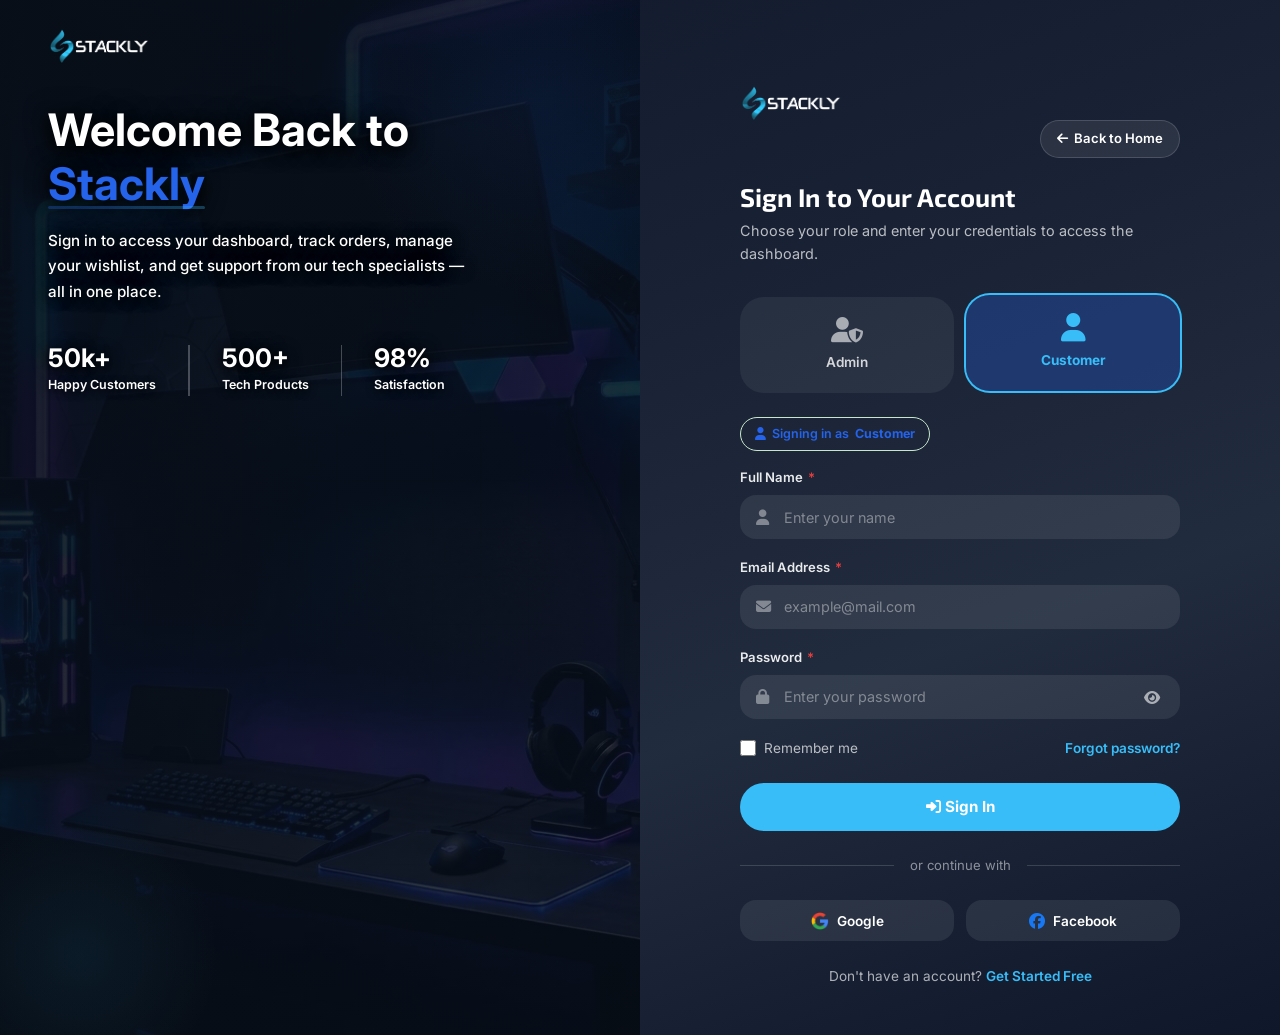
<file: signin.html>
<!DOCTYPE html>
<html lang="en">
<head>
  <meta charset="UTF-8" />
  <meta name="viewport" content="width=device-width, initial-scale=1.0" />
  <meta name="description" content="Sign In to Stackly — Computer Accessories Store" />
  <meta name="theme-color" content="#2563eb" />
  <title>Sign In - Stackly</title>

  <link rel="preconnect" href="https://fonts.googleapis.com" />
  <link rel="preconnect" href="https://fonts.gstatic.com" crossorigin />
  <link href="https://fonts.googleapis.com/css2?family=Playfair+Display:wght@400;500;600;700;800&family=DM+Sans:wght@300;400;500;600;700&display=swap" rel="stylesheet" />

  <link rel="stylesheet" href="https://cdnjs.cloudflare.com/ajax/libs/font-awesome/6.5.0/css/all.min.css" />
  <link rel="stylesheet" href="style.css" />
  <style>

    .signin-page {
      min-height: 100vh;
      min-height: 100dvh;
      display: grid;
      grid-template-columns: 1fr 1fr;
      overflow: hidden;
    }

    .signin-visual {
      position: relative;
      display: flex;
      flex-direction: column;
      align-items: flex-start;
      justify-content: flex-start; padding-top: 15%;
      padding: 3rem;
      overflow: hidden;
      background: linear-gradient(160deg, var(--clr-primary-pale) 0%, var(--clr-bg) 100%);
    }

    .signin-visual__bg {
      position: absolute;
      inset: 0;
      background: url('assets/store-hero-bg.webp') center/cover no-repeat !important;
      opacity: 2.0;
      z-index: 0;
    }

    .signin-visual__overlay {
      position: absolute;
      inset: 0;
      background: linear-gradient(135deg, rgba(8, 15, 25, 0.95), rgba(8, 15, 25, 0.8));
      z-index: 1;
    }
    .signin-visual__pattern {
      position: absolute;
      inset: 0;
      background-image:
        linear-gradient(rgba(0,0,0,0.02) 1px, transparent 1px),
        linear-gradient(90deg, rgba(0,0,0,0.02) 1px, transparent 1px);
      background-size: 48px 48px;
      z-index: 2;
      pointer-events: none;
    }

    .signin-visual__decor-circle {
      position: absolute;
      border-radius: 50%;
      pointer-events: none;
      z-index: 2;
    }

    .signin-visual__decor-circle--1 {
      width: 400px;
      height: 400px;
      top: -100px;
      right: -100px;
      background: radial-gradient(circle, rgba(37,99,235,0.08) 0%, transparent 70%);
      animation: float-slow 12s ease-in-out infinite;
    }

    .signin-visual__decor-circle--2 {
      width: 280px;
      height: 280px;
      bottom: -60px;
      left: -60px;
      background: radial-gradient(circle, rgba(56,189,248,0.08) 0%, transparent 70%);
      animation: float-slow 16s ease-in-out infinite reverse;
    }

    .signin-visual__content {
      position: relative;
      z-index: 3;
      max-width: 420px;
      transform: translateY(-20px); 
    }

    .signin-visual__logo {
      display: inline-flex;
      align-items: center;
      gap: 0.55rem;
      margin-bottom: 0;
      text-decoration: none;
      width: fit-content;
    }

    .signin-visual__logo img {
      width: 120px;
      height: 120px;
      object-fit: contain;
      filter: none;
    }

    .signin-visual__logo-text {
      font-family: var(--font-heading);
      font-size: 1.8rem;
      font-weight: 700;
      color: var(--clr-text-dark);
    }

    .signin-visual__logo-text span {
      color: var(--clr-primary);
    }

    .signin-visual .logo-brand,
    .signin-form-side .logo-brand {
      font-family: var(--font-heading);
      font-size: 1.5rem;
      font-weight: 700;
      color: #fff;
      text-decoration: none;
      display: inline-flex;
      align-items: center;
      gap: 0.55rem;
    }
    .signin-visual .logo-brand .logo-accent,
    .signin-form-side .logo-brand .logo-accent { color: #38bdf8; }
    .signin-visual .logo-brand i,
    .signin-form-side .logo-brand i { color: #38bdf8; font-size: 1.2rem; }

    .signin-visual__tagline {
      font-family: var(--font-heading);
      font-size: clamp(1.8rem, 3.5vw, 2.8rem);
      font-weight: 700;
      color: #ffffff;
        text-shadow: 0 4px 16px rgba(0,0,0,1), 0 0 24px rgba(0,0,0,0.9);
      line-height: 1.2;
      margin-bottom: 1rem;
    }

    .signin-visual__tagline em {
      color: var(--clr-primary);
      font-style: normal;
      position: relative;
    }

    .signin-visual__tagline em::after {
      content: '';
      position: absolute;
      bottom: 2px;
      left: 0;
      width: 100%;
      height: 3px;
      background: linear-gradient(90deg, var(--clr-primary), var(--clr-accent));
      border-radius: var(--r-full);
      opacity: 0.3;
    }

    .signin-visual__text {
      font-size: 0.95rem;
      color: #ffffff;
        text-shadow: 0 3px 12px rgba(0,0,0,1), 0 0 16px rgba(0,0,0,0.9);
        font-weight: 500;
      line-height: 1.7;
      margin-bottom: 2.5rem;
    }

    .signin-visual__stats {
      display: flex;
      gap: 2rem;
    }

    .signin-visual__stat {
      text-align: left;
    }

    .signin-visual__stat-num {
      font-family: var(--font-heading);
      font-size: 1.6rem;
      font-weight: 700;
      color: #ffffff;
        text-shadow: 0 3px 12px rgba(0,0,0,1), 0 0 16px rgba(0,0,0,0.9);
      line-height: 1;
    }

    .signin-visual__stat-label {
      font-size: 0.78rem;
      color: #ffffff;
        text-shadow: 0 2px 8px rgba(0,0,0,1);
        font-weight: 600;
      margin-top: 0.3rem;
    }

    .signin-visual__stat-divider {
      width: 1.5px;
      background: rgba(255, 255, 255, 0.25);
      align-self: stretch;
    }

    .form-back-btn {
      padding: 0.45rem 1rem;
      border-radius: var(--r-full);
      background: rgba(255, 255, 255, 0.08);
      border: 1.5px solid rgba(255, 255, 255, 0.15);
      font-size: 0.82rem;
      font-weight: 600;
      color: var(--clr-white);
      text-decoration: none;
      display: inline-flex;
      align-items: center;
      gap: 0.4rem;
      transition: all var(--dur-base) var(--ease);
      width: fit-content;
      margin-top: 4.5rem;
    }
    .form-back-btn:hover {
      background: rgba(255, 255, 255, 0.15);
      border-color: rgba(255, 255, 255, 0.3);
      transform: translateY(-2px);
    }
    .form-back-btn i {
      font-size: 0.8rem;
      transition: transform var(--dur-base) var(--ease);
    }
    .form-back-btn:hover i {
      transform: translateX(-3px);
    }

    .signin-form-side {
      display: flex;
      flex-direction: column;
      justify-content: center;
      align-items: center;
      padding: 3rem 3.5rem;
      background: linear-gradient(160deg, rgba(15, 23, 42, 0.98) 0%, rgba(30, 41, 59, 0.99) 60%, rgba(15, 23, 42, 1) 100%);
      overflow-y: auto;
      position: relative;
    }

    .signin-form-side__inner {
      width: 100%;
      max-width: 440px;
    }

    .signin-form-box__header {
      margin-bottom: 2rem;
    }

    .signin-form-box__logo {
      display: inline-flex;
      align-items: center;
      gap: 0.5rem;
      margin-bottom: 1.5rem;
      width: fit-content;
    }

    .signin-form-box__logo img {
      width: 120px;
      height: 120px;
      object-fit: contain;
    }

    .signin-form-box__title {
      font-size: 1.6rem;
      font-weight: 700;
      color: var(--clr-text-dark);
      margin-bottom: 0.4rem;
    }

    .signin-form-box__sub {
      font-size: 0.9rem;
      color: var(--clr-text-muted);
      line-height: 1.6;
    }

    .role-selector {
      display: grid;
      grid-template-columns: 1fr 1fr;
      gap: 0.75rem;
      margin-bottom: 1.5rem;
    }

    .role-option {
      position: relative;
      cursor: pointer;
    }

    .role-option input {
      position: absolute;
      opacity: 0;
      width: 0;
      height: 0;
    }

    .role-option__card {
      display: flex;
      flex-direction: column;
      align-items: center;
      gap: 0.5rem;
      padding: 1.25rem 0.75rem;
      background: var(--clr-white);
      border: 2px solid var(--clr-border);
      border-radius: var(--r-lg);
      transition: all var(--dur-base) var(--ease);
      text-align: center;
    }

    .role-option__card i {
      font-size: 1.6rem;
      color: var(--clr-text-muted);
      transition: color var(--dur-base) var(--ease), transform var(--dur-base) var(--ease-bounce);
    }

    .role-option__card span {
      font-size: 0.85rem;
      font-weight: 600;
      color: var(--clr-text-body);
      transition: color var(--dur-base) var(--ease);
    }

    .role-option input:checked + .role-option__card {
      border-color: var(--clr-primary);
      background: var(--clr-primary-pale);
      box-shadow: 0 0 0 2px var(--clr-primary);
      transform: translateY(-2px);
    }

    .role-option input:checked + .role-option__card i {
      color: var(--clr-primary);
      transform: scale(1.1);
    }

    .role-option input:checked + .role-option__card span {
      color: var(--clr-primary);
      font-weight: 700;
    }

    .role-option__card:hover {
      border-color: var(--clr-primary-light);
      transform: translateY(-2px);
    }

    .signin-form-group {
      margin-bottom: 1.1rem;
      position: relative;
    }

    .signin-form-label {
      display: block;
      font-size: 0.82rem;
      font-weight: 600;
      color: var(--clr-text-dark);
      margin-bottom: 0.4rem;
    }

    .signin-form-label .required {
      color: #E53E3E;
      margin-left: 2px;
    }

    .signin-form-input {
      width: 100%;
      padding: 0.85rem 1rem 0.85rem 2.75rem;
      background: var(--clr-white);
      border: 1.5px solid var(--clr-border);
      border-radius: var(--r-md);
      font-size: 0.9rem;
      color: var(--clr-text-dark);
      transition: border-color var(--dur-base) var(--ease), box-shadow var(--dur-base) var(--ease);
    }

    .signin-form-input:focus {
      border-color: var(--clr-primary);
      box-shadow: 0 0 0 3.5px rgba(37, 99, 235, 0.10);
      outline: none;
    }

    .signin-form-input::placeholder {
      color: var(--clr-text-light);
    }

    .signin-form-input.error {
      border-color: #E53E3E;
      box-shadow: 0 0 0 3.5px rgba(229, 62, 62, 0.10);
    }

    .signin-form-group__icon {
      position: absolute;
      left: 1rem;
      bottom: 0.9rem;
      color: var(--clr-text-muted);
      font-size: 0.95rem;
      transition: color var(--dur-base) var(--ease);
      pointer-events: none;
    }

    .signin-form-input:focus + .signin-form-group__icon,
    .signin-form-group:focus-within .signin-form-group__icon {
      color: var(--clr-primary);
    }

    .signin-form-error {
      font-size: 0.78rem;
      color: #E53E3E;
      margin-top: 0.3rem;
      display: none;
      animation: slide-down 0.2s var(--ease);
    }

    .signin-form-group.has-error .signin-form-error {
      display: block;
    }

    .signin-form-group.has-error .signin-form-input {
      border-color: #E53E3E;
      box-shadow: 0 0 0 3.5px rgba(229, 62, 62, 0.10);
    }

    .password-wrap {
      position: relative;
    }

    .password-toggle {
      position: absolute;
      right: 1rem;
      top: 50%;
      transform: translateY(-50%);
      background: none;
      border: none;
      color: var(--clr-text-muted);
      cursor: pointer;
      font-size: 0.9rem;
      padding: 0.25rem;
      transition: color var(--dur-base) var(--ease);
    }

    .password-toggle:hover {
      color: var(--clr-primary);
    }

    
    input[type="password"]::-ms-reveal,
    input[type="password"]::-ms-clear {
      display: none;
    }

    .signin-options {
      display: flex;
      align-items: center;
      justify-content: space-between;
      margin-bottom: 1.5rem;
      flex-wrap: wrap;
      gap: 0.5rem;
    }

    .remember-me {
      display: flex;
      align-items: center;
      gap: 0.5rem;
      cursor: pointer;
    }

    .remember-me input {
      width: 16px;
      height: 16px;
      accent-color: var(--clr-primary);
      cursor: pointer;
    }

    .remember-me span {
      font-size: 0.85rem;
      color: var(--clr-text-muted);
    }

    .forgot-link {
      font-size: 0.85rem;
      font-weight: 600;
      color: var(--clr-primary);
      transition: color var(--dur-base) var(--ease);
    }

    .forgot-link:hover {
      color: var(--clr-accent);
    }

    .signin-submit {
      width: 100%;
      padding: 0.9rem;
      background: var(--clr-accent);
      color: var(--clr-white);
      border: none;
      border-radius: var(--r-full);
      font-size: 0.95rem;
      font-weight: 700;
      cursor: pointer;
      transition: all var(--dur-base) var(--ease);
      display: flex;
      align-items: center;
      justify-content: center;
      gap: 0.5rem;
      position: relative;
      overflow: hidden;
    }

    .signin-submit::after {
      content: '';
      position: absolute;
      inset: 0;
      background: radial-gradient(circle at center, rgba(255,255,255,0.25) 0%, transparent 70%);
      opacity: 0;
      transition: opacity var(--dur-fast) var(--ease);
      pointer-events: none;
    }

    .signin-submit:hover::after {
      opacity: 1;
    }

    .signin-submit:hover {
      background: var(--clr-primary-light);
      transform: translateY(-2px);
      box-shadow: var(--shadow-green);
    }

    .signin-submit:active {
      transform: scale(0.98);
    }

    .signin-submit:disabled {
      opacity: 0.6;
      cursor: not-allowed;
      transform: none;
    }

    .signin-divider {
      display: flex;
      align-items: center;
      gap: 1rem;
      margin-block: 1.5rem;
      font-size: 0.82rem;
      color: var(--clr-text-muted);
    }

    .signin-divider::before,
    .signin-divider::after {
      content: '';
      flex: 1;
      height: 1.5px;
      background: var(--clr-border);
    }

    .social-auth {
      display: flex;
      gap: 0.75rem;
      margin-bottom: 1.5rem;
    }

    .social-auth-btn {
      flex: 1;
      display: flex;
      align-items: center;
      justify-content: center;
      gap: 0.5rem;
      padding: 0.7rem;
      background: var(--clr-white);
      border: 1.5px solid var(--clr-border);
      border-radius: var(--r-md);
      font-size: 0.85rem;
      font-weight: 600;
      color: var(--clr-text-dark);
      cursor: pointer;
      transition: all var(--dur-base) var(--ease);
    }

    .social-auth-btn:hover {
      border-color: var(--clr-primary);
      box-shadow: var(--shadow-sm);
      transform: translateY(-2px);
    }

    .social-auth-btn i {
      font-size: 1rem;
    }

    .social-auth-btn.google i { color: #DB4437; }
    .social-auth-btn.facebook i { color: #1877F2; }

    .signin-footer {
      text-align: center;
      font-size: 0.85rem;
      color: var(--clr-text-muted);
      margin-top: 1.5rem;
    }

    .signin-footer a {
      color: var(--clr-primary);
      font-weight: 600;
      transition: color var(--dur-base) var(--ease);
    }

    .signin-footer a:hover {
      color: var(--clr-accent);
    }

    .role-badge {
      display: inline-flex;
      align-items: center;
      gap: 0.4rem;
      padding: 0.35rem 0.85rem;
      border-radius: var(--r-full);
      font-size: 0.78rem;
      font-weight: 600;
      margin-bottom: 1rem;
      animation: slide-down 0.3s var(--ease);
    }

    .role-badge--admin {
      background: linear-gradient(135deg, #E8F5FF 0%, #D4EDFF 100%);
      color: #1976D2;
      border: 1.5px solid #BBDEFB;
    }

    .role-badge--customer {
      background: linear-gradient(135deg, var(--clr-primary-pale) 0%, #D4EDDA 100%);
      color: var(--clr-primary);
      border: 1.5px solid #C8E6C9;
    }

    .spinner {
      width: 18px;
      height: 18px;
      border: 2px solid rgba(255,255,255,0.3);
      border-top-color: var(--clr-white);
      border-radius: 50%;
      animation: spin 0.8s linear infinite;
      display: none;
    }

    .signin-submit.loading .spinner {
      display: block;
    }

    .signin-submit.loading .btn-text {
      display: none;
    }

    @keyframes spin {
      to { transform: rotate(360deg); }
    }

    .signin-toast {
      position: fixed;
      top: 1.5rem;
      right: 1.5rem;
      background: var(--clr-white);
      border: 1.5px solid var(--clr-border);
      border-left: 4px solid var(--clr-primary);
      border-radius: var(--r-md);
      padding: 1rem 1.25rem;
      box-shadow: var(--shadow-lg);
      font-size: 0.88rem;
      color: var(--clr-text-dark);
      z-index: 9999;
      max-width: 320px;
      transform: translateX(120%);
      opacity: 0;
      visibility: hidden;
      pointer-events: none;
      transition: transform var(--dur-base) var(--ease-bounce), opacity var(--dur-base) var(--ease), visibility var(--dur-base) var(--ease);
    }

    .signin-toast.show {
      transform: translateX(0);
      opacity: 1;
      visibility: visible;
      pointer-events: auto;
    }

    .signin-toast--success { border-left-color: var(--clr-primary); }
    .signin-toast--error { border-left-color: #E53E3E; }

    .signin-form-side .signin-form-box__title { color: var(--clr-white); }
    .signin-form-side .signin-form-box__sub { color: rgba(255,255,255,0.7); }
    .signin-form-side .signin-form-label { color: rgba(255,255,255,0.9); }
    .signin-form-side .remember-me span { color: rgba(255,255,255,0.7); }
    .signin-form-side .signin-footer { color: rgba(255,255,255,0.65); }
    .signin-form-side .signin-footer a { color: var(--clr-accent); }
    .signin-form-side .forgot-link { color: var(--clr-accent); }
    .signin-form-side .signin-divider { color: rgba(255,255,255,0.5); }
    .signin-form-side .signin-divider::before,
    .signin-form-side .signin-divider::after { background: rgba(255,255,255,0.15); }

    .signin-form-side .signin-form-input {
      background: rgba(255, 255, 255, 0.08);
      border-color: rgba(255, 255, 255, 0.15);
      color: var(--clr-white);
    }
    .signin-form-side .signin-form-input::placeholder {
      color: rgba(255, 255, 255, 0.4);
    }
    .signin-form-side .signin-form-input:focus {
      background: rgba(255, 255, 255, 0.12);
      border-color: var(--clr-accent);
      box-shadow: 0 0 0 3.5px rgba(56, 189, 248, 0.15);
    }
    .signin-form-side .signin-form-group__icon {
      color: rgba(255, 255, 255, 0.4);
    }
    .signin-form-side .signin-form-input:focus + .signin-form-group__icon,
    .signin-form-side .signin-form-group:focus-within .signin-form-group__icon {
      color: var(--clr-accent);
    }

    .signin-form-side .password-toggle {
      color: rgba(255, 255, 255, 0.6);
    }
    .signin-form-side .password-toggle:hover,
    .signin-form-side .password-toggle:focus {
      color: var(--clr-accent);
    }

    .signin-form-side .role-option__card {
      background: rgba(255, 255, 255, 0.06);
      border-color: rgba(255, 255, 255, 0.15);
    }
    .signin-form-side .role-option__card span {
      color: rgba(255, 255, 255, 0.8);
    }
    .signin-form-side .role-option__card i {
      color: rgba(255, 255, 255, 0.6);
    }
    .signin-form-side .role-option input:checked + .role-option__card {
      background: rgba(37, 99, 235, 0.3);
      border-color: #38bdf8;
      box-shadow: 0 0 0 2px #38bdf8;
    }
    .signin-form-side .role-option input:checked + .role-option__card i {
      color: #38bdf8;
    }
    .signin-form-side .role-option input:checked + .role-option__card span {
      color: #38bdf8;
    }
    .signin-form-side .role-option__card:hover {
      background: rgba(255, 255, 255, 0.12);
      border-color: rgba(255, 255, 255, 0.3);
      transform: translateY(-2px);
    }
    .signin-form-side .signin-submit:hover {
      background: #38bdf8;
      color: #0f172a;
      transform: translateY(-2px);
      box-shadow: 0 8px 24px rgba(56, 189, 248, 0.25);
    }

    .signin-form-side .social-auth-btn {
      background: rgba(255, 255, 255, 0.08);
      border-color: rgba(255, 255, 255, 0.15);
      color: var(--clr-white);
    }
    .signin-form-side .social-auth-btn:hover {
      background: rgba(255, 255, 255, 0.15);
      border-color: rgba(255, 255, 255, 0.25);
    }

    @media (max-width: 1024px) {
      .signin-page { grid-template-columns: 1fr; }
      .signin-visual { display: none; }
      .signin-form-side { padding: 2.5rem 2rem; }
      .signin-mobile-back { display: inline-flex; color: var(--clr-accent); }
    }

    @media (max-width: 480px) {
      .signin-form-side { padding: 1.75rem 1.25rem; }
      .signin-form-box__title { font-size: 1.4rem; }
      .role-selector { gap: 0.5rem; }
      .role-option__card { padding: 1rem 0.5rem; }
      .social-auth { flex-direction: column; }
    }
  </style>
</head>
<body>
<div id="stackly-preloader" class="stackly-preloader" role="status" aria-live="polite" aria-label="Loading Stackly">
  <div class="stackly-preloader__aurora" aria-hidden="true"></div>
  <div class="stackly-preloader__particles" aria-hidden="true">
    <span></span><span></span><span></span><span></span><span></span><span></span>
  </div>
  <div class="stackly-preloader__core">
    <div class="stackly-preloader__ring stackly-preloader__ring--1"></div>
    <div class="stackly-preloader__ring stackly-preloader__ring--2"></div>
    <div class="stackly-preloader__ring stackly-preloader__ring--3"></div>
    <div class="stackly-preloader__logo-glow" aria-hidden="true"></div>
    <img src="assets/logo.webp" alt="Stackly" class="stackly-preloader__logo" width="140" height="48" decoding="sync">
  </div>
  <div class="stackly-preloader__progress" aria-hidden="true"><span></span></div>
  <p class="stackly-preloader__tagline">Premium Tech Experience</p>
</div>
<script src="script.js"></script>



<div class="signin-toast" id="signinToast" role="alert" aria-live="polite"></div>

<div class="signin-page">

  <div class="signin-visual" aria-hidden="true">
    <div class="signin-visual__bg"></div>
    <div class="signin-visual__overlay"></div>
    <div class="signin-visual__pattern"></div>
    <div class="signin-visual__decor-circle signin-visual__decor-circle--1"></div>
    <div class="signin-visual__decor-circle signin-visual__decor-circle--2"></div>

    <div class="signin-visual__content">
      <div class="signin-logo-wrap" style="width: 100%; display: flex; flex-direction: column; align-items: flex-start; margin-bottom: 2.5rem; gap: 0.75rem;">
        <a href="index.html" class="logo-brand"><img src="assets/logo.webp" alt="Stackly Logo" style="height: 36px; width: auto;" /></a>
      </div>

      <h2 class="signin-visual__tagline">
        Welcome Back to<br><em>Stackly</em>
      </h2>
      <p class="signin-visual__text">
        Sign in to access your dashboard, track orders, manage your wishlist, and get support from our tech specialists — all in one place.
      </p>

      <div class="signin-visual__stats">
        <div class="signin-visual__stat">
          <div class="signin-visual__stat-num">50k+</div>
          <div class="signin-visual__stat-label">Happy Customers</div>
        </div>
        <div class="signin-visual__stat-divider"></div>
        <div class="signin-visual__stat">
          <div class="signin-visual__stat-num">500+</div>
          <div class="signin-visual__stat-label">Tech Products</div>
        </div>
        <div class="signin-visual__stat-divider"></div>
        <div class="signin-visual__stat">
          <div class="signin-visual__stat-num">98%</div>
          <div class="signin-visual__stat-label">Satisfaction</div>
        </div>
      </div>
    </div>
  </div>

  <div class="signin-form-side">
    <div class="signin-form-side__inner">

      <div class="signin-form-box__header">
        <div style="display: flex; align-items: center; justify-content: space-between; width: 100%; margin-bottom: 1.5rem;">
          <a href="index.html" class="logo-brand" style="margin-bottom: 0;"><img src="assets/logo.webp" alt="Stackly Logo" style="height: 36px; width: auto;" /></a>
          <a href="index.html" class="form-back-btn">
            <i class="fa-solid fa-arrow-left"></i> Back to Home
          </a>
        </div>
        <h1 class="signin-form-box__title">Sign In to Your Account</h1>
        <p class="signin-form-box__sub">Choose your role and enter your credentials to access the dashboard.</p>
      </div>

      <div class="role-selector" id="roleSelector">
        <label class="role-option">
          <input type="radio" name="role" value="admin" id="roleAdmin" />
          <div class="role-option__card">
            <i class="fa-solid fa-user-shield"></i>
            <span>Admin</span>
          </div>
        </label>
        <label class="role-option">
          <input type="radio" name="role" value="customer" id="roleCustomer" checked />
          <div class="role-option__card">
            <i class="fa-solid fa-user"></i>
            <span>Customer</span>
          </div>
        </label>
      </div>

      <div id="roleBadge" class="role-badge role-badge--customer">
        <i class="fa-solid fa-user"></i> Signing in as <strong>Customer</strong>
      </div>

      <form id="signinForm" onsubmit="handleSignin(event)" novalidate>

        <div class="signin-form-group" id="nameGroup">
          <label class="signin-form-label" for="fullName">Full Name <span class="required">*</span></label>
          <div style="position:relative;">
            <input 
              class="signin-form-input" 
              type="text" 
              id="fullName" 
              name="fullName" 
              placeholder="Enter your name" 
              required
              autocomplete="name"
            />
            <i class="fa-solid fa-user signin-form-group__icon"></i>
          </div>
          <span class="signin-form-error">Name contains only alphabets</span>
        </div>

        <div class="signin-form-group" id="emailGroup">
          <label class="signin-form-label" for="email">Email Address <span class="required">*</span></label>
          <div style="position:relative;">
            <input 
              class="signin-form-input" 
              type="email" 
              id="email" 
              name="email" 
              placeholder="example@mail.com" 
              required
              autocomplete="email"
            />
            <i class="fa-solid fa-envelope signin-form-group__icon"></i>
          </div>
          <span class="signin-form-error">Please enter a valid email address</span>
        </div>

        <div class="signin-form-group" id="passwordGroup">
          <label class="signin-form-label" for="password">Password <span class="required">*</span></label>
          <div class="password-wrap" style="position:relative;">
            <input 
              class="signin-form-input" 
              type="password" 
              id="password" 
              name="password" 
              placeholder="Enter your password" 
              required
              minlength="8"
              maxlength="8"
              autocomplete="current-password"
              style="padding-right:2.75rem;"
            />
            <i class="fa-solid fa-lock signin-form-group__icon"></i>
            <button type="button" class="password-toggle" id="passwordToggle" aria-label="Toggle password visibility">
              <i class="fa-solid fa-eye"></i>
            </button>
          </div>
          <span class="signin-form-error">Password must be exactly 8 characters</span>
        </div>

        <div class="signin-options">
          <label class="remember-me">
            <input type="checkbox" id="rememberMe" name="rememberMe" />
            <span>Remember me</span>
          </label>
          <a href="404.html" class="forgot-link">Forgot password?</a>
        </div>

        <button type="submit" class="signin-submit" id="signinSubmit">
          <span class="spinner"></span>
          <span class="btn-text"><i class="fa-solid fa-right-to-bracket"></i> Sign In</span>
        </button>

      </form>

      <div class="signin-divider">or continue with</div>

      <div class="social-auth">
        <button type="button" class="social-auth-btn google" onclick="window.location.href='404.html'">
          <img src="assets/google-g.webp" alt="Google Logo" style="width: 18px; height: 18px;"> Google
        </button>
        <button type="button" class="social-auth-btn facebook" onclick="window.location.href='404.html'">
          <i class="fa-brands fa-facebook"></i> Facebook
        </button>
      </div>

      <p class="signin-footer">
        Don't have an account? <a href="signup.html">Get Started Free</a>
      </p>

    </div>
  </div>

</div>

<script>

document.addEventListener('DOMContentLoaded', () => {

  if (typeof AOS !== 'undefined') {
    AOS.init({ duration: 700, once: true, offset: 60, easing: 'ease-out-cubic' });
  }
});
</script>
<script>

function showSigninToast(msg, type = 'success') {
  const t = document.getElementById('signinToast');
  t.textContent = msg;
  t.className = 'signin-toast signin-toast--' + type + ' show';
  setTimeout(() => t.classList.remove('show'), 3500);
}


const roleInputs = document.querySelectorAll('input[name="role"]');
const roleBadge = document.getElementById('roleBadge');

roleInputs.forEach(input => {
  input.addEventListener('change', () => {
    const role = input.value;
    const isAdmin = role === 'admin';
    roleBadge.className = 'role-badge ' + (isAdmin ? 'role-badge--admin' : 'role-badge--customer');
    roleBadge.innerHTML = isAdmin 
      ? '<i class="fa-solid fa-user-shield"></i> Signing in as <strong>Admin</strong>'
      : '<i class="fa-solid fa-user"></i> Signing in as <strong>Customer</strong>';
  });
});


document.getElementById('passwordToggle').addEventListener('click', function() {
  const pw = document.getElementById('password');
  const icon = this.querySelector('i');
  if (pw.type === 'password') {
    pw.type = 'text';
    icon.className = 'fa-solid fa-eye-slash';
  } else {
    pw.type = 'password';
    icon.className = 'fa-solid fa-eye';
  }
});


function validateName(name) {
  return /^[a-zA-Z\s]+$/.test(name) && name.trim().length >= 1;
}

function validateEmail(email) {
  return /^[^\s@]+@[^\s@]+\.[^\s@]+$/.test(email);
}

function validatePassword(pw) {
  return pw.length === 8;
}


function handleSignin(e) {
  e.preventDefault();

  const submitBtn = document.getElementById('signinSubmit');
  const nameGroup = document.getElementById('nameGroup');
  const emailGroup = document.getElementById('emailGroup');
  const passwordGroup = document.getElementById('passwordGroup');

  const name = document.getElementById('fullName').value.trim();
  const email = document.getElementById('email').value.trim();
  const password = document.getElementById('password').value;
  const role = document.querySelector('input[name="role"]:checked').value;

  let isValid = true;

  
  if (!validateName(name)) {
    nameGroup.classList.add('has-error');
    isValid = false;
  } else {
    nameGroup.classList.remove('has-error');
  }

  
  if (!validateEmail(email)) {
    emailGroup.classList.add('has-error');
    isValid = false;
  } else {
    emailGroup.classList.remove('has-error');
  }

  
  if (!validatePassword(password)) {
    passwordGroup.classList.add('has-error');
    isValid = false;
  } else {
    passwordGroup.classList.remove('has-error');
  }

  if (!isValid) {
    showSigninToast('Please fix the errors in the form.', 'error');
    return;
  }

  
  submitBtn.classList.add('loading');
  submitBtn.disabled = true;

  
  setTimeout(() => {
    submitBtn.classList.remove('loading');
    submitBtn.disabled = false;

    
    localStorage.setItem('stackly_user', JSON.stringify({
      name: name,
      email: email,
      role: role,
      loggedIn: true,
      loginTime: new Date().toISOString()
    }));

    showSigninToast('Welcome back, ' + name + '! Redirecting to dashboard...', 'success');

    
    setTimeout(() => {
      window.location.href = role === 'admin' ? 'admin-dashboard.html' : 'customer-dashboard.html';
    }, 1500);

  }, 1500);
}


function handleSocialSignin(provider) {
  showSigninToast('Signing in with ' + provider + '...', 'success');

  setTimeout(() => {
    const role = document.querySelector('input[name="role"]:checked').value;
    localStorage.setItem('stackly_user', JSON.stringify({
      name: 'Social User',
      email: 'user@' + provider.toLowerCase() + '.com',
      role: role,
      loggedIn: true,
      loginTime: new Date().toISOString(),
      provider: provider
    }));
    window.location.href = role === 'admin' ? 'admin-dashboard.html' : 'customer-dashboard.html';
  }, 1500);
}


document.getElementById('fullName').addEventListener('blur', function() {
  const group = document.getElementById('nameGroup');
  if (this.value.trim() && !validateName(this.value.trim())) {
    group.classList.add('has-error');
  } else {
    group.classList.remove('has-error');
  }
});

document.getElementById('email').addEventListener('blur', function() {
  const group = document.getElementById('emailGroup');
  if (this.value.trim() && !validateEmail(this.value.trim())) {
    group.classList.add('has-error');
  } else {
    group.classList.remove('has-error');
  }
});

document.getElementById('password').addEventListener('blur', function() {
  const group = document.getElementById('passwordGroup');
  if (this.value && !validatePassword(this.value)) {
    group.classList.add('has-error');
  } else {
    group.classList.remove('has-error');
  }
});


document.querySelectorAll('.signin-form-input').forEach(input => {
  input.addEventListener('input', function() {
    this.closest('.signin-form-group').classList.remove('has-error');
  });
});
</script>

  </body>
</html>
</file>
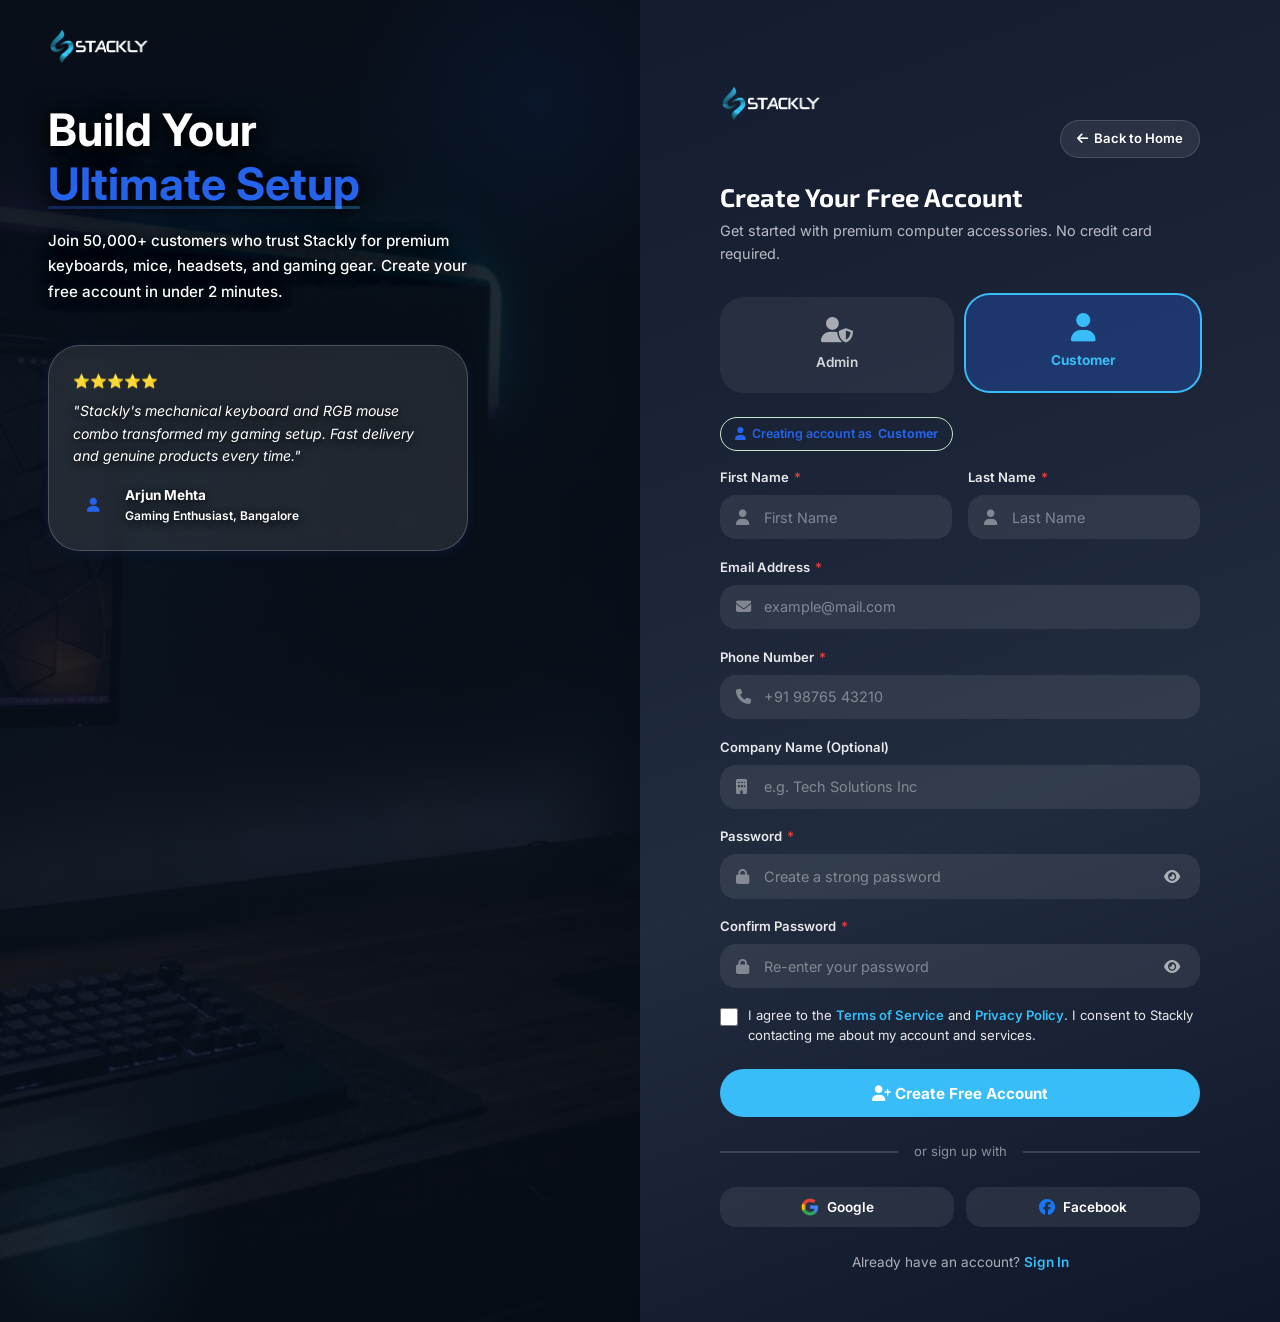
<file: signup.html>
<!DOCTYPE html>
<html lang="en">
<head>
  <meta charset="UTF-8" />
  <meta name="viewport" content="width=device-width, initial-scale=1.0" />
  <meta name="description" content="Sign Up for Stackly — Create your free account and start shopping premium computer accessories." />
  <meta name="theme-color" content="#2563eb" />
  <title>Sign Up - Stackly</title>

  <link rel="preconnect" href="https://fonts.googleapis.com" />
  <link rel="preconnect" href="https://fonts.gstatic.com" crossorigin />
  <link href="https://fonts.googleapis.com/css2?family=Playfair+Display:wght@400;500;600;700;800&family=DM+Sans:wght@300;400;500;600;700&display=swap" rel="stylesheet" />

  <link rel="stylesheet" href="https://cdnjs.cloudflare.com/ajax/libs/font-awesome/6.5.0/css/all.min.css" />
  <link rel="stylesheet" href="style.css" />
  <style>

    .signup-page {
      min-height: 100vh;
      min-height: 100dvh;
      display: grid;
      grid-template-columns: 1fr 1fr;
      overflow: hidden;
    }

    .signup-visual {
      position: relative;
      display: flex;
      flex-direction: column;
      align-items: flex-start;
      justify-content: flex-start; padding-top: 15%;
      padding: 3rem;
      overflow: hidden; background: linear-gradient(160deg, var(--clr-primary-pale) 0%, var(--clr-bg) 100%);
    }

    .signup-visual__bg {
      position: absolute;
      inset: 0;
      background: url('assets/blog-hero-bg.webp') center/cover no-repeat !important;
      opacity: 2.8;
      z-index: 0;
    }

    .signup-visual__overlay {
      position: absolute;
      inset: 0;
      background: linear-gradient(135deg, rgba(8, 15, 25, 0.95), rgba(8, 15, 25, 0.8));
      z-index: 1;
    }
    .signup-visual__pattern {
      position: absolute;
      inset: 0;
      background-image:
        linear-gradient(rgba(0,0,0,0.02) 1px, transparent 1px),
        linear-gradient(90deg, rgba(0,0,0,0.02) 1px, transparent 1px);
      background-size: 48px 48px;
      z-index: 2;
      pointer-events: none;
    }

    .signup-visual__decor-circle {
      position: absolute;
      border-radius: 50%;
      pointer-events: none;
      z-index: 2;
    }

    .signup-visual__decor-circle--1 {
      width: 400px;
      height: 400px;
      top: -100px;
      right: -100px;
      background: radial-gradient(circle, rgba(37,99,235,0.08) 0%, transparent 70%);
      animation: float-slow 12s ease-in-out infinite;
    }

    .signup-visual__decor-circle--2 {
      width: 280px;
      height: 280px;
      bottom: -60px;
      left: -60px;
      background: radial-gradient(circle, rgba(56,189,248,0.08) 0%, transparent 70%);
      animation: float-slow 16s ease-in-out infinite reverse;
    }

    .signup-visual__content {
      position: relative;
      z-index: 3;
      max-width: 420px;
      transform: translateY(-20px); 
    }

    .signup-visual__logo {
      display: inline-flex;
      align-items: center;
      gap: 0.55rem;
      margin-bottom: 0;
      text-decoration: none;
      width: fit-content;
    }

    .signup-visual__logo img {
      width: 120px;
      height: 120px;
      object-fit: contain;
      filter: none;
    }

    .signup-visual__logo-text {
      font-family: var(--font-heading);
      font-size: 1.8rem;
      font-weight: 700;
      color: var(--clr-text-dark);
    }

    .signup-visual__logo-text span {
      color: var(--clr-primary);
    }

    .signup-visual .logo-brand,
    .signup-form-side .logo-brand {
      font-family: var(--font-heading);
      font-size: 1.5rem;
      font-weight: 700;
      color: #fff;
      text-decoration: none;
      display: inline-flex;
      align-items: center;
      gap: 0.55rem;
    }
    .signup-visual .logo-brand .logo-accent,
    .signup-form-side .logo-brand .logo-accent { color: #38bdf8; }
    .signup-visual .logo-brand i,
    .signup-form-side .logo-brand i { color: #38bdf8; font-size: 1.2rem; }

    .signup-visual__tagline {
      font-family: var(--font-heading);
      font-size: clamp(1.8rem, 3.5vw, 2.8rem);
      font-weight: 700;
      color: #ffffff;
        text-shadow: 0 4px 16px rgba(0,0,0,1), 0 0 24px rgba(0,0,0,0.9);
      line-height: 1.2;
      margin-bottom: 1rem;
    }

    .signup-visual__tagline em {
      color: var(--clr-primary);
      font-style: normal;
      position: relative;
    }

    .signup-visual__tagline em::after {
      content: '';
      position: absolute;
      bottom: 2px;
      left: 0;
      width: 100%;
      height: 3px;
      background: linear-gradient(90deg, var(--clr-primary), var(--clr-accent));
      border-radius: var(--r-full);
      opacity: 0.3;
    }

    .signup-visual__text {
      font-size: 0.95rem;
      color: #ffffff;
        text-shadow: 0 3px 12px rgba(0,0,0,1), 0 0 16px rgba(0,0,0,0.9);
        font-weight: 500;
      line-height: 1.7;
      margin-bottom: 2.5rem;
    }

    .signup-visual__testimonial {
      background: rgba(255, 255, 255, 0.1);
      backdrop-filter: blur(8px);
      border: 1.5px solid rgba(255, 255, 255, 0.2);
      border-radius: var(--r-xl);
      padding: 1.5rem;
      box-shadow: var(--shadow-sm);
      margin-top: 1.5rem;
    }

    .signup-visual__testimonial-stars {
      color: var(--clr-accent);
      font-size: 0.85rem;
      margin-bottom: 0.5rem;
    }

    .signup-visual__testimonial-text {
      font-size: 0.88rem;
      color: #ffffff;
        text-shadow: 0 2px 8px rgba(0,0,0,1);
      line-height: 1.6;
      font-style: italic;
      margin-bottom: 1rem;
    }

    .signup-visual__testimonial-author {
      display: flex;
      align-items: center;
      gap: 0.75rem;
    }

    .signup-visual__testimonial-avatar {
      width: 40px;
      height: 40px;
      border-radius: 50%;
      background: var(--clr-primary-pale);
      display: flex;
      align-items: center;
      justify-content: center;
      color: var(--clr-primary);
      font-size: 0.9rem;
    }

    .signup-visual__testimonial-name {
      font-weight: 700;
      font-size: 0.85rem;
      color: #ffffff;
        text-shadow: 0 2px 8px rgba(0,0,0,1);
    }

    .signup-visual__testimonial-role {
      font-size: 0.75rem;
      color: #ffffff;
        text-shadow: 0 2px 8px rgba(0,0,0,1);
        font-weight: 600;
    }

    .form-back-btn {
      padding: 0.45rem 1rem;
      border-radius: var(--r-full);
      background: rgba(255, 255, 255, 0.08);
      border: 1.5px solid rgba(255, 255, 255, 0.15);
      font-size: 0.82rem;
      font-weight: 600;
      color: var(--clr-white);
      text-decoration: none;
      display: inline-flex;
      align-items: center;
      gap: 0.4rem;
      transition: all var(--dur-base) var(--ease);
      width: fit-content;
      margin-top: 4.5rem;
    }
    .form-back-btn:hover {
      background: rgba(255, 255, 255, 0.15);
      border-color: rgba(255, 255, 255, 0.3);
      transform: translateY(-2px);
    }
    .form-back-btn i {
      font-size: 0.8rem;
      transition: transform var(--dur-base) var(--ease);
    }
    .form-back-btn:hover i {
      transform: translateX(-3px);
    }
    
    .signup-form-side {
      display: flex;
      flex-direction: column;
      justify-content: center;
      align-items: center;
      padding: 3rem 3.5rem;
      background: linear-gradient(160deg, rgba(15, 23, 42, 0.98) 0%, rgba(30, 41, 59, 0.99) 60%, rgba(15, 23, 42, 1) 100%);
      overflow-y: auto;
      position: relative;
    }

    .signup-form-side__inner {
      width: 100%;
      max-width: 480px;
    }

    .signup-form-box__header {
      margin-bottom: 2rem;
    }

    .signup-form-box__logo {
      display: inline-flex;
      align-items: center;
      gap: 0.5rem;
      margin-bottom: 1.5rem;
      width: fit-content;
    }

    .signup-form-box__logo img {
      width: 120px;
      height: 120px;
      object-fit: contain;
    }

    .signup-form-box__title {
      font-size: 1.6rem;
      font-weight: 700;
      color: var(--clr-text-dark);
      margin-bottom: 0.4rem;
    }

    .signup-form-box__sub {
      font-size: 0.9rem;
      color: var(--clr-text-muted);
      line-height: 1.6;
    }

    .role-selector {
      display: grid;
      grid-template-columns: 1fr 1fr;
      gap: 0.75rem;
      margin-bottom: 1.5rem;
    }

    .role-option {
      position: relative;
      cursor: pointer;
    }

    .role-option input {
      position: absolute;
      opacity: 0;
      width: 0;
      height: 0;
    }

    .role-option__card {
      display: flex;
      flex-direction: column;
      align-items: center;
      gap: 0.5rem;
      padding: 1.25rem 0.75rem;
      background: var(--clr-white);
      border: 2px solid var(--clr-border);
      border-radius: var(--r-lg);
      transition: all var(--dur-base) var(--ease);
      text-align: center;
    }

    .role-option__card i {
      font-size: 1.6rem;
      color: var(--clr-text-muted);
      transition: color var(--dur-base) var(--ease), transform var(--dur-base) var(--ease-bounce);
    }

    .role-option__card span {
      font-size: 0.85rem;
      font-weight: 600;
      color: var(--clr-text-body);
      transition: color var(--dur-base) var(--ease);
    }

    .role-option input:checked + .role-option__card {
      border-color: var(--clr-primary);
      background: var(--clr-primary-pale);
      box-shadow: 0 0 0 2px var(--clr-primary);
      transform: translateY(-2px);
    }

    .role-option input:checked + .role-option__card i {
      color: var(--clr-primary);
      transform: scale(1.1);
    }

    .role-option input:checked + .role-option__card span {
      color: var(--clr-primary);
      font-weight: 700;
    }

    .role-option__card:hover {
      border-color: var(--clr-primary-light);
      transform: translateY(-2px);
    }

    .role-badge {
      display: inline-flex;
      align-items: center;
      gap: 0.4rem;
      padding: 0.35rem 0.85rem;
      border-radius: var(--r-full);
      font-size: 0.78rem;
      font-weight: 600;
      margin-bottom: 1rem;
      animation: slide-down 0.3s var(--ease);
    }

    .role-badge--admin {
      background: linear-gradient(135deg, #E8F5FF 0%, #D4EDFF 100%);
      color: #1976D2;
      border: 1.5px solid #BBDEFB;
    }

    .role-badge--customer {
      background: linear-gradient(135deg, var(--clr-primary-pale) 0%, #D4EDDA 100%);
      color: var(--clr-primary);
      border: 1.5px solid #C8E6C9;
    }

    .signup-form-group {
      margin-bottom: 1.1rem;
      position: relative;
    }

    .signup-form-label {
      display: block;
      font-size: 0.82rem;
      font-weight: 600;
      color: var(--clr-text-dark);
      margin-bottom: 0.4rem;
    }

    .signup-form-label .required {
      color: #E53E3E;
      margin-left: 2px;
    }

    .signup-form-input {
      width: 100%;
      padding: 0.85rem 1rem 0.85rem 2.75rem;
      background: var(--clr-white);
      border: 1.5px solid var(--clr-border);
      border-radius: var(--r-md);
      font-size: 0.9rem;
      color: var(--clr-text-dark);
      transition: border-color var(--dur-base) var(--ease), box-shadow var(--dur-base) var(--ease);
    }

    .signup-form-input:focus {
      border-color: var(--clr-primary);
      box-shadow: 0 0 0 3.5px rgba(37, 99, 235, 0.10);
      outline: none;
    }

    .signup-form-input::placeholder {
      color: var(--clr-text-light);
    }

    .signup-form-input.error {
      border-color: #E53E3E;
      box-shadow: 0 0 0 3.5px rgba(229, 62, 62, 0.10);
    }

    .signup-form-group__icon {
      position: absolute;
      left: 1rem;
      bottom: 0.9rem;
      color: var(--clr-text-muted);
      font-size: 0.95rem;
      transition: color var(--dur-base) var(--ease);
      pointer-events: none;
    }

    .signup-form-input:focus + .signup-form-group__icon,
    .signup-form-group:focus-within .signup-form-group__icon {
      color: var(--clr-primary);
    }

    .signup-form-error {
      font-size: 0.78rem;
      color: #E53E3E;
      margin-top: 0.3rem;
      display: none;
      animation: slide-down 0.2s var(--ease);
    }

    .signup-form-group.has-error .signup-form-error {
      display: block;
    }

    .signup-form-group.has-error .signup-form-input {
      border-color: #E53E3E;
      box-shadow: 0 0 0 3.5px rgba(229, 62, 62, 0.10);
    }

    .password-wrap {
      position: relative;
    }

    .password-toggle {
      position: absolute;
      right: 1rem;
      top: 50%;
      transform: translateY(-50%);
      background: none;
      border: none;
      color: var(--clr-text-muted);
      cursor: pointer;
      font-size: 0.9rem;
      padding: 0.25rem;
      transition: color var(--dur-base) var(--ease);
    }

    .password-toggle:hover {
      color: var(--clr-primary);
    }

    
    input[type="password"]::-ms-reveal,
    input[type="password"]::-ms-clear {
      display: none;
    }

    .password-strength {
      margin-top: 0.5rem;
      display: none;
    }

    .password-strength.show {
      display: block;
    }

    .password-strength__bar {
      height: 4px;
      background: var(--clr-border);
      border-radius: var(--r-full);
      overflow: hidden;
      margin-bottom: 0.35rem;
    }

    .password-strength__fill {
      height: 100%;
      border-radius: var(--r-full);
      transition: width 0.3s var(--ease), background 0.3s var(--ease);
      width: 0%;
    }

    .password-strength__fill.weak { background: #E53E3E; width: 33%; }
    .password-strength__fill.medium { background: var(--clr-accent); width: 66%; }
    .password-strength__fill.strong { background: var(--clr-primary); width: 100%; }

    .password-strength__text {
      font-size: 0.75rem;
      font-weight: 600;
    }

    .password-strength__text.weak { color: #E53E3E; }
    .password-strength__text.medium { color: var(--clr-accent); }
    .password-strength__text.strong { color: var(--clr-primary); }

    .signup-form-row {
      display: grid;
      grid-template-columns: 1fr 1fr;
      gap: 1rem;
    }

    .terms-group {
      display: flex;
      align-items: flex-start;
      gap: 0.65rem;
      margin-bottom: 1.5rem;
    }

    .terms-group input[type="checkbox"] {
      width: 18px;
      height: 18px;
      accent-color: var(--clr-primary);
      margin-top: 2px;
      flex-shrink: 0;
      cursor: pointer;
    }

    .terms-group label {
      font-size: 0.82rem;
      color: var(--clr-text-muted);
      line-height: 1.5;
      cursor: pointer;
    }

    .terms-group label a {
      color: var(--clr-primary);
      font-weight: 600;
      transition: color var(--dur-base) var(--ease);
    }

    .terms-group label a:hover {
      color: var(--clr-accent);
    }

    .signup-submit {
      width: 100%;
      padding: 0.9rem;
      background: var(--clr-accent);
      color: var(--clr-white);
      border: none;
      border-radius: var(--r-full);
      font-size: 0.95rem;
      font-weight: 700;
      cursor: pointer;
      transition: all var(--dur-base) var(--ease);
      display: flex;
      align-items: center;
      justify-content: center;
      gap: 0.5rem;
      position: relative;
      overflow: hidden;
    }

    .signup-submit::after {
      content: '';
      position: absolute;
      inset: 0;
      background: radial-gradient(circle at center, rgba(255,255,255,0.25) 0%, transparent 70%);
      opacity: 0;
      transition: opacity var(--dur-fast) var(--ease);
      pointer-events: none;
    }

    .signup-submit:hover::after {
      opacity: 1;
    }

    .signup-submit:hover {
      background: var(--clr-primary-light);
      transform: translateY(-2px);
      box-shadow: var(--shadow-green);
    }

    .signup-submit:active {
      transform: scale(0.98);
    }

    .signup-submit:disabled {
      opacity: 0.6;
      cursor: not-allowed;
      transform: none;
    }

    .signup-divider {
      display: flex;
      align-items: center;
      gap: 1rem;
      margin-block: 1.5rem;
      font-size: 0.82rem;
      color: var(--clr-text-muted);
    }

    .signup-divider::before,
    .signup-divider::after {
      content: '';
      flex: 1;
      height: 1.5px;
      background: var(--clr-border);
    }

    .social-auth {
      display: flex;
      gap: 0.75rem;
      margin-bottom: 1.5rem;
    }

    .social-auth-btn {
      flex: 1;
      display: flex;
      align-items: center;
      justify-content: center;
      gap: 0.5rem;
      padding: 0.7rem;
      background: var(--clr-white);
      border: 1.5px solid var(--clr-border);
      border-radius: var(--r-md);
      font-size: 0.85rem;
      font-weight: 600;
      color: var(--clr-text-dark);
      cursor: pointer;
      transition: all var(--dur-base) var(--ease);
    }

    .social-auth-btn:hover {
      border-color: var(--clr-primary);
      box-shadow: var(--shadow-sm);
      transform: translateY(-2px);
    }

    .social-auth-btn i {
      font-size: 1rem;
    }

    .social-auth-btn.google i { color: #DB4437; }
    .social-auth-btn.facebook i { color: #1877F2; }

    .signup-footer {
      text-align: center;
      font-size: 0.85rem;
      color: var(--clr-text-muted);
      margin-top: 1.5rem;
    }

    .signup-footer a {
      color: var(--clr-primary);
      font-weight: 600;
      transition: color var(--dur-base) var(--ease);
    }

    .signup-footer a:hover {
      color: var(--clr-accent);
    }

    .spinner {
      width: 18px;
      height: 18px;
      border: 2px solid rgba(255,255,255,0.3);
      border-top-color: var(--clr-white);
      border-radius: 50%;
      animation: spin 0.8s linear infinite;
      display: none;
    }

    .signup-submit.loading .spinner {
      display: block;
    }

    .signup-submit.loading .btn-text {
      display: none;
    }

    @keyframes spin {
      to { transform: rotate(360deg); }
    }

    .signup-toast {
      position: fixed;
      top: 1.5rem;
      right: 1.5rem;
      background: var(--clr-white);
      border: 1.5px solid var(--clr-border);
      border-left: 4px solid var(--clr-primary);
      border-radius: var(--r-md);
      padding: 1rem 1.25rem;
      box-shadow: var(--shadow-lg);
      font-size: 0.88rem;
      color: var(--clr-text-dark);
      z-index: 9999;
      max-width: 320px;
      transform: translateX(120%);
      opacity: 0;
      visibility: hidden;
      pointer-events: none;
      transition: transform var(--dur-base) var(--ease-bounce), opacity var(--dur-base) var(--ease), visibility var(--dur-base) var(--ease);
    }

    .signup-toast.show {
      transform: translateX(0);
      opacity: 1;
      visibility: visible;
      pointer-events: auto;
    }

    .signup-toast--success { border-left-color: var(--clr-primary); }
    .signup-toast--error { border-left-color: #E53E3E; }

    .signup-benefits {
      display: flex;
      flex-direction: column;
      gap: 0.75rem;
      margin-bottom: 1.5rem;
    }

    .signup-benefit {
      display: flex;
      align-items: center;
      gap: 0.65rem;
      font-size: 0.85rem;
      color: var(--clr-text-muted);
    }

    .signup-benefit i {
      width: 22px;
      height: 22px;
      background: var(--clr-primary-pale);
      border-radius: 50%;
      display: flex;
      align-items: center;
      justify-content: center;
      font-size: 0.65rem;
      color: var(--clr-primary);
      flex-shrink: 0;
    }

    .signup-form-side .signup-form-box__title { color: var(--clr-white); }
    .signup-form-side .signup-form-box__sub { color: rgba(255,255,255,0.7); }
    .signup-form-side .signup-form-label { color: rgba(255,255,255,0.9); }
    .signup-form-side .remember-me span { color: rgba(255,255,255,0.7); }
    .signup-form-side .signup-footer { color: rgba(255,255,255,0.65); }
    .signup-form-side .signup-footer a { color: var(--clr-accent); }
    .signup-form-side .signup-benefit { color: rgba(255,255,255,0.8); }
    .signup-form-side .signup-benefit i { background: rgba(255,255,255,0.15); color: var(--clr-accent); }
    .signup-form-side .signup-divider { color: rgba(255,255,255,0.5); }
    .signup-form-side .signup-divider::before,
    .signup-form-side .signup-divider::after { background: rgba(255,255,255,0.15); }
    .signup-form-side .form-checkbox-group label { color: rgba(255,255,255,0.7); }
    .signup-form-side .form-checkbox-group label a { color: var(--clr-accent); }
    .signup-form-side .terms-group label { color: rgba(255, 255, 255, 0.9); }
    .signup-form-side .terms-group label a { color: #38bdf8; }

    .signup-form-side .signup-form-input {
      background: rgba(255, 255, 255, 0.08);
      border-color: rgba(255, 255, 255, 0.15);
      color: var(--clr-white);
    }
    .signup-form-side .signup-form-input::placeholder {
      color: rgba(255, 255, 255, 0.4);
    }
    .signup-form-side .signup-form-input:focus {
      background: rgba(255, 255, 255, 0.12);
      border-color: var(--clr-accent);
      box-shadow: 0 0 0 3.5px rgba(56, 189, 248, 0.15);
    }
    .signup-form-side .signup-form-group__icon {
      color: rgba(255, 255, 255, 0.4);
    }
    .signup-form-side .signup-form-input:focus + .signup-form-group__icon,
    .signup-form-side .signup-form-group:focus-within .signup-form-group__icon {
      color: var(--clr-accent);
    }

    .signup-form-side .password-toggle {
      color: rgba(255, 255, 255, 0.6);
    }
    .signup-form-side .password-toggle:hover,
    .signup-form-side .password-toggle:focus {
      color: var(--clr-accent);
    }

    .signup-form-side .role-option__card {
      background: rgba(255, 255, 255, 0.06);
      border-color: rgba(240, 165, 0, 0.4);
    }
    .signup-form-side .role-option__card span {
      color: rgba(255, 255, 255, 0.8);
    }
    .signup-form-side .role-option__card i {
      color: rgba(255, 255, 255, 0.6);
    }
    .signup-form-side .role-option input:checked + .role-option__card {
      background: rgba(37, 99, 235, 0.3);
      border-color: #38bdf8;
      box-shadow: 0 0 0 2px #38bdf8;
    }
    .signup-form-side .role-option input:checked + .role-option__card i {
      color: #38bdf8;
    }
    .signup-form-side .role-option input:checked + .role-option__card span {
      color: #38bdf8;
    }
    .signup-form-side .role-option__card:hover {
      background: rgba(255, 255, 255, 0.12);
      border-color: #38bdf8;
      transform: translateY(-2px);
    }
    .signup-form-side .signup-submit:hover {
      background: #38bdf8;
      color: #0f172a;
      transform: translateY(-2px);
      box-shadow: 0 8px 24px rgba(56, 189, 248, 0.25);
    }

    .signup-form-side .social-auth-btn {
      background: rgba(255, 255, 255, 0.08);
      border-color: rgba(255, 255, 255, 0.15);
      color: var(--clr-white);
    }
    .signup-form-side .social-auth-btn:hover {
      background: rgba(255, 255, 255, 0.15);
      border-color: rgba(255, 255, 255, 0.25);
    }

    @media (max-width: 1024px) {
      .signup-page { grid-template-columns: 1fr; }
      .signup-visual { display: none; }
      .signup-form-side { padding: 2.5rem 2rem; }
      .signup-mobile-back { display: inline-flex; color: var(--clr-accent); }
    }

    @media (max-width: 768px) {
      .signup-form-row { grid-template-columns: 1fr; }
    }

    @media (max-width: 480px) {
      .signup-form-side { padding: 1.75rem 1.25rem; }
      .signup-form-box__title { font-size: 1.4rem; }
      .role-selector { gap: 0.5rem; }
      .role-option__card { padding: 1rem 0.5rem; }
      .social-auth { flex-direction: column; }
    }
  </style>
</head>
<body>
<div id="stackly-preloader" class="stackly-preloader" role="status" aria-live="polite" aria-label="Loading Stackly">
  <div class="stackly-preloader__aurora" aria-hidden="true"></div>
  <div class="stackly-preloader__particles" aria-hidden="true">
    <span></span><span></span><span></span><span></span><span></span><span></span>
  </div>
  <div class="stackly-preloader__core">
    <div class="stackly-preloader__ring stackly-preloader__ring--1"></div>
    <div class="stackly-preloader__ring stackly-preloader__ring--2"></div>
    <div class="stackly-preloader__ring stackly-preloader__ring--3"></div>
    <div class="stackly-preloader__logo-glow" aria-hidden="true"></div>
    <img src="assets/logo.webp" alt="Stackly" class="stackly-preloader__logo" width="140" height="48" decoding="sync">
  </div>
  <div class="stackly-preloader__progress" aria-hidden="true"><span></span></div>
  <p class="stackly-preloader__tagline">Premium Tech Experience</p>
</div>
<script src="script.js"></script>



<div class="signup-toast" id="signupToast" role="alert" aria-live="polite"></div>

<div class="signup-page">

  <div class="signup-visual" aria-hidden="true">
    <div class="signup-visual__bg"></div>
    <div class="signup-visual__overlay"></div>
    <div class="signup-visual__pattern"></div>
    <div class="signup-visual__decor-circle signup-visual__decor-circle--1"></div>
    <div class="signup-visual__decor-circle signup-visual__decor-circle--2"></div>

    <div class="signup-visual__content">
      <div class="signup-logo-wrap" style="width: 100%; display: flex; flex-direction: column; align-items: flex-start; margin-bottom: 2.5rem; gap: 0.75rem;">
        <a href="index.html" class="logo-brand"><img src="assets/logo.webp" alt="Stackly Logo" style="height: 36px; width: auto;" /></a>
      </div>

      <h2 class="signup-visual__tagline">
        Build Your<br><em>Ultimate Setup</em>
      </h2>
      <p class="signup-visual__text">
        Join 50,000+ customers who trust Stackly for premium keyboards, mice, headsets, and gaming gear. Create your free account in under 2 minutes.
      </p>

      <div class="signup-visual__testimonial">
        <div class="signup-visual__testimonial-stars">⭐⭐⭐⭐⭐</div>
        <p class="signup-visual__testimonial-text">"Stackly's mechanical keyboard and RGB mouse combo transformed my gaming setup. Fast delivery and genuine products every time."</p>
        <div class="signup-visual__testimonial-author">
          <div class="signup-visual__testimonial-avatar">
            <i class="fa-solid fa-user"></i>
          </div>
          <div>
            <div class="signup-visual__testimonial-name">Arjun Mehta</div>
            <div class="signup-visual__testimonial-role">Gaming Enthusiast, Bangalore</div>
          </div>
        </div>
      </div>
    </div>
  </div>

  <div class="signup-form-side">
    <div class="signup-form-side__inner">

      <div class="signup-form-box__header">
        <div style="display: flex; align-items: center; justify-content: space-between; width: 100%; margin-bottom: 1.5rem;">
          <a href="index.html" class="logo-brand" style="margin-bottom: 0;"><img src="assets/logo.webp" alt="Stackly Logo" style="height: 36px; width: auto;" /></a>
          <a href="index.html" class="form-back-btn">
            <i class="fa-solid fa-arrow-left"></i> Back to Home
          </a>
        </div>
        <h1 class="signup-form-box__title">Create Your Free Account</h1>
        <p class="signup-form-box__sub">Get started with premium computer accessories. No credit card required.</p>
      </div>

      <div class="role-selector" id="roleSelector">
        <label class="role-option">
          <input type="radio" name="role" value="admin" id="roleAdmin" />
          <div class="role-option__card">
            <i class="fa-solid fa-user-shield"></i>
            <span>Admin</span>
          </div>
        </label>
        <label class="role-option">
          <input type="radio" name="role" value="customer" id="roleCustomer" checked />
          <div class="role-option__card">
            <i class="fa-solid fa-user"></i>
            <span>Customer</span>
          </div>
        </label>
      </div>

      <div id="roleBadge" class="role-badge role-badge--customer">
        <i class="fa-solid fa-user"></i> Creating account as <strong>Customer</strong>
      </div>

      <form id="signupForm" onsubmit="handleSignup(event)" novalidate>

        <div class="signup-form-row">
          <div class="signup-form-group" id="fnameGroup">
            <label class="signup-form-label" for="firstName">First Name <span class="required">*</span></label>
            <div style="position:relative;">
              <input 
                class="signup-form-input" 
                type="text" 
                id="firstName" 
                name="firstName" 
                placeholder="First Name" 
                required
                autocomplete="given-name"
              />
              <i class="fa-solid fa-user signup-form-group__icon"></i>
            </div>
            <span class="signup-form-error">Name contains only alphabets</span>
          </div>

          <div class="signup-form-group" id="lnameGroup">
            <label class="signup-form-label" for="lastName">Last Name <span class="required">*</span></label>
            <div style="position:relative;">
              <input 
                class="signup-form-input" 
                type="text" 
                id="lastName" 
                name="lastName" 
                placeholder="Last Name" 
                required
                autocomplete="family-name"
              />
              <i class="fa-solid fa-user signup-form-group__icon"></i>
            </div>
            <span class="signup-form-error">Name contains only alphabets</span>
          </div>
        </div>

        <div class="signup-form-group" id="emailGroup">
          <label class="signup-form-label" for="email">Email Address <span class="required">*</span></label>
          <div style="position:relative;">
            <input 
              class="signup-form-input" 
              type="email" 
              id="email" 
              name="email" 
              placeholder="example@mail.com" 
              required
              autocomplete="email"
            />
            <i class="fa-solid fa-envelope signup-form-group__icon"></i>
          </div>
          <span class="signup-form-error">Please enter a valid email address</span>
        </div>

        <div class="signup-form-group" id="phoneGroup">
          <label class="signup-form-label" for="phone">Phone Number <span class="required">*</span></label>
          <div style="position:relative;">
            <input 
              class="signup-form-input" 
              type="tel" 
              id="phone" 
              name="phone" 
              placeholder="+91 98765 43210" 
              required
              autocomplete="tel"
            />
            <i class="fa-solid fa-phone signup-form-group__icon"></i>
          </div>
          <span class="signup-form-error">Please enter a valid 10-digit phone number</span>
        </div>

        <div class="signup-form-group" id="companyGroup">
          <label class="signup-form-label" for="company">Company Name (Optional)</label>
          <div style="position:relative;">
            <input 
              class="signup-form-input" 
              type="text" 
              id="company" 
              name="company" 
              placeholder="e.g. Tech Solutions Inc" 
              autocomplete="organization"
            />
            <i class="fa-solid fa-building signup-form-group__icon"></i>
          </div>
        </div>

        <div class="signup-form-group" id="passwordGroup">
          <label class="signup-form-label" for="password">Password <span class="required">*</span></label>
          <div class="password-wrap" style="position:relative;">
            <input 
              class="signup-form-input" 
              type="password" 
              id="password" 
              name="password" 
              placeholder="Create a strong password" 
              required
              minlength="8"
              maxlength="8"
              autocomplete="new-password"
              style="padding-right:2.75rem;"
            />
            <i class="fa-solid fa-lock signup-form-group__icon"></i>
            <button type="button" class="password-toggle" id="passwordToggle" aria-label="Toggle password visibility">
              <i class="fa-solid fa-eye"></i>
            </button>
          </div>
          <div class="password-strength" id="passwordStrength">
            <div class="password-strength__bar">
              <div class="password-strength__fill" id="strengthFill"></div>
            </div>
            <span class="password-strength__text" id="strengthText">Enter a password</span>
          </div>
          <span class="signup-form-error">Password must be exactly 8 characters</span>
        </div>

        <div class="signup-form-group" id="confirmPasswordGroup">
          <label class="signup-form-label" for="confirmPassword">Confirm Password <span class="required">*</span></label>
          <div class="password-wrap" style="position:relative;">
            <input 
              class="signup-form-input" 
              type="password" 
              id="confirmPassword" 
              name="confirmPassword" 
              placeholder="Re-enter your password" 
              required
              autocomplete="new-password"
              style="padding-right:2.75rem;"
            />
            <i class="fa-solid fa-lock signup-form-group__icon"></i>
            <button type="button" class="password-toggle" id="confirmToggle" aria-label="Toggle confirm password visibility">
              <i class="fa-solid fa-eye"></i>
            </button>
          </div>
          <span class="signup-form-error">Passwords do not match</span>
        </div>

        <div class="terms-group" id="termsGroup">
          <input type="checkbox" id="terms" name="terms" required />
          <label for="terms">
            I agree to the <a href="404.html">Terms of Service</a> and <a href="404.html">Privacy Policy</a>. I consent to Stackly contacting me about my account and services.
          </label>
        </div>
        <span class="signup-form-error" id="termsError" style="display:none;margin-top:-1rem;margin-bottom:1rem;">You must agree to the terms to continue</span>

        <button type="submit" class="signup-submit" id="signupSubmit">
          <span class="spinner"></span>
          <span class="btn-text"><i class="fa-solid fa-user-plus"></i> Create Free Account</span>
        </button>

      </form>

      <div class="signup-divider">or sign up with</div>

      <div class="social-auth">
        <button type="button" class="social-auth-btn google" onclick="window.location.href='404.html'">
          <img src="assets/google-g.webp" alt="Google Logo" style="width: 18px; height: 18px;"> Google
        </button>
        <button type="button" class="social-auth-btn facebook" onclick="window.location.href='404.html'">
          <i class="fa-brands fa-facebook"></i> Facebook
        </button>
      </div>

      <p class="signup-footer">
        Already have an account? <a href="signin.html">Sign In</a>
      </p>

    </div>
  </div>

</div>

  <script>

document.addEventListener('DOMContentLoaded', () => {
  
  if (typeof AOS !== 'undefined') {
    AOS.init({ duration: 700, once: true, offset: 60, easing: 'ease-out-cubic' });
  }
});

function showSignupToast(msg, type = 'success') {
  const t = document.getElementById('signupToast');
  t.textContent = msg;
  t.className = 'signup-toast signup-toast--' + type + ' show';
  setTimeout(() => t.classList.remove('show'), 3500);
}


const roleInputs = document.querySelectorAll('input[name="role"]');
const roleBadge = document.getElementById('roleBadge');

roleInputs.forEach(input => {
  input.addEventListener('change', () => {
    const role = input.value;
    const isAdmin = role === 'admin';
    roleBadge.className = 'role-badge ' + (isAdmin ? 'role-badge--admin' : 'role-badge--customer');
    roleBadge.innerHTML = isAdmin 
      ? '<i class="fa-solid fa-user-shield"></i> Creating account as <strong>Admin</strong>'
      : '<i class="fa-solid fa-user"></i> Creating account as <strong>Customer</strong>';
  });
});


document.getElementById('passwordToggle').addEventListener('click', function() {
  const pw = document.getElementById('password');
  const icon = this.querySelector('i');
  if (pw.type === 'password') {
    pw.type = 'text';
    icon.className = 'fa-solid fa-eye-slash';
  } else {
    pw.type = 'password';
    icon.className = 'fa-solid fa-eye';
  }
});

document.getElementById('confirmToggle').addEventListener('click', function() {
  const pw = document.getElementById('confirmPassword');
  const icon = this.querySelector('i');
  if (pw.type === 'password') {
    pw.type = 'text';
    icon.className = 'fa-solid fa-eye-slash';
  } else {
    pw.type = 'password';
    icon.className = 'fa-solid fa-eye';
  }
});


const passwordInput = document.getElementById('password');
const passwordStrength = document.getElementById('passwordStrength');
const strengthFill = document.getElementById('strengthFill');
const strengthText = document.getElementById('strengthText');

passwordInput.addEventListener('input', function() {
  const val = this.value;
  if (!val) {
    passwordStrength.className = 'password-strength';
    strengthText.textContent = 'Enter a password';
    strengthText.className = 'password-strength__text';
    return;
  }
  
  passwordStrength.className = 'password-strength show';
  
  let score = 0;
  if (val.length >= 8) score++;
  if (val.length >= 10) score++;
  if (/[a-z]/.test(val) && /[A-Z]/.test(val)) score++;
  if (/[0-9]/.test(val)) score++;
  if (/[^A-Za-z0-9]/.test(val)) score++;
  
  if (val.length < 8) {
    strengthFill.className = 'password-strength__fill weak';
    strengthText.textContent = 'Weak Password';
    strengthText.className = 'password-strength__text weak';
  } else if (score <= 3) {
    strengthFill.className = 'password-strength__fill medium';
    strengthText.textContent = 'Medium Strength';
    strengthText.className = 'password-strength__text medium';
  } else {
    strengthFill.className = 'password-strength__fill strong';
    strengthText.textContent = 'Strong Password';
    strengthText.className = 'password-strength__text strong';
  }
});


function validateName(name) {
  return /^[a-zA-Z\s]+$/.test(name) && name.trim().length >= 1;
}

function validateEmail(email) {
  return /^[^\s@]+@[^\s@]+\.[^\s@]+$/.test(email);
}

function validatePhone(phone) {
  return /^[0-9]{10}$/.test(phone.replace(/[\s-+]/g, ''));
}

function validatePassword(pw) {
  return pw.length === 8;
}


function handleSignup(e) {
  e.preventDefault();
  
  const submitBtn = document.getElementById('signupSubmit');
  
  const fnameGroup = document.getElementById('fnameGroup');
  const lnameGroup = document.getElementById('lnameGroup');
  const emailGroup = document.getElementById('emailGroup');
  const phoneGroup = document.getElementById('phoneGroup');
  const passwordGroup = document.getElementById('passwordGroup');
  const confirmPasswordGroup = document.getElementById('confirmPasswordGroup');
  const termsError = document.getElementById('termsError');
  
  const firstName = document.getElementById('firstName').value.trim();
  const lastName = document.getElementById('lastName').value.trim();
  const email = document.getElementById('email').value.trim();
  const phone = document.getElementById('phone').value.trim();
  const password = document.getElementById('password').value;
  const confirmPassword = document.getElementById('confirmPassword').value;
  const termsChecked = document.getElementById('terms').checked;
  const role = document.querySelector('input[name="role"]:checked').value;
  
  let isValid = true;
  
  if (!validateName(firstName)) {
    fnameGroup.classList.add('has-error');
    isValid = false;
  } else {
    fnameGroup.classList.remove('has-error');
  }
  
  if (!validateName(lastName)) {
    lnameGroup.classList.add('has-error');
    isValid = false;
  } else {
    lnameGroup.classList.remove('has-error');
  }
  
  if (!validateEmail(email)) {
    emailGroup.classList.add('has-error');
    isValid = false;
  } else {
    emailGroup.classList.remove('has-error');
  }
  
  if (!validatePhone(phone)) {
    phoneGroup.classList.add('has-error');
    isValid = false;
  } else {
    phoneGroup.classList.remove('has-error');
  }
  
  if (!validatePassword(password)) {
    passwordGroup.classList.add('has-error');
    isValid = false;
  } else {
    passwordGroup.classList.remove('has-error');
  }
  
  if (confirmPassword !== password || !confirmPassword) {
    confirmPasswordGroup.classList.add('has-error');
    isValid = false;
  } else {
    confirmPasswordGroup.classList.remove('has-error');
  }
  
  if (!termsChecked) {
    termsError.style.display = 'block';
    isValid = false;
  } else {
    termsError.style.display = 'none';
  }
  
  if (!isValid) {
    showSignupToast('Please fix the errors in the form.', 'error');
    return;
  }
  
  submitBtn.classList.add('loading');
  submitBtn.disabled = true;
  
  setTimeout(() => {
    submitBtn.classList.remove('loading');
    submitBtn.disabled = false;
    
    
    const fullName = firstName + ' ' + lastName;
    localStorage.setItem('stackly_user', JSON.stringify({
      name: fullName,
      email: email,
      role: role,
      loggedIn: false,
      loginTime: new Date().toISOString()
    }));
    
    showSignupToast('Account created successfully! Redirecting to sign in...', 'success');
    
    setTimeout(() => {
      window.location.href = 'signin.html';
    }, 1500);
    
  }, 1500);
}


document.getElementById('firstName').addEventListener('blur', function() {
  const group = document.getElementById('fnameGroup');
  if (this.value.trim() && !validateName(this.value.trim())) {
    group.classList.add('has-error');
  } else {
    group.classList.remove('has-error');
  }
});

document.getElementById('lastName').addEventListener('blur', function() {
  const group = document.getElementById('lnameGroup');
  if (this.value.trim() && !validateName(this.value.trim())) {
    group.classList.add('has-error');
  } else {
    group.classList.remove('has-error');
  }
});

document.getElementById('email').addEventListener('blur', function() {
  const group = document.getElementById('emailGroup');
  if (this.value.trim() && !validateEmail(this.value.trim())) {
    group.classList.add('has-error');
  } else {
    group.classList.remove('has-error');
  }
});

document.getElementById('phone').addEventListener('blur', function() {
  const group = document.getElementById('phoneGroup');
  if (this.value.trim() && !validatePhone(this.value.trim())) {
    group.classList.add('has-error');
  } else {
    group.classList.remove('has-error');
  }
});

document.getElementById('password').addEventListener('blur', function() {
  const group = document.getElementById('passwordGroup');
  if (this.value && !validatePassword(this.value)) {
    group.classList.add('has-error');
  } else {
    group.classList.remove('has-error');
  }
});

document.getElementById('confirmPassword').addEventListener('blur', function() {
  const group = document.getElementById('confirmPasswordGroup');
  const passwordVal = document.getElementById('password').value;
  if (this.value && this.value !== passwordVal) {
    group.classList.add('has-error');
  } else {
    group.classList.remove('has-error');
  }
});

document.getElementById('terms').addEventListener('change', function() {
  const err = document.getElementById('termsError');
  if (this.checked) {
    err.style.display = 'none';
  }
});

document.querySelectorAll('.signup-form-input').forEach(input => {
  input.addEventListener('input', function() {
    this.closest('.signup-form-group').classList.remove('has-error');
  });
});
</script>
</body>
</html>
</file>
<file: style.css>
@import url('https://fonts.googleapis.com/css2?family=Exo+2:wght@600;700;800;900&family=Inter:wght@300;400;500;600;700;800&display=swap');

:root {
  
  --clr-primary:       #2563eb;
  --clr-primary-light: #3b82f6;
  --clr-primary-dark:  #1d4ed8;
  --clr-accent:        #38bdf8;
  --clr-accent2:       #eff6ff;
  --clr-danger:        #ef4444;
  --clr-warning:       #f97316;

  
  --clr-dark:   #0f172a;
  --clr-dark2:  #1e293b;
  --clr-mid:    #334155;
  --clr-grey:   #64748b;
  --clr-light:  #f8fafc;
  --clr-white:  #ffffff;

  
  --grad-primary: linear-gradient(135deg, #2563eb 0%, #3b82f6 60%, #38bdf8 100%);
  --grad-dark:    linear-gradient(135deg, #0f172a 0%, #1e293b 100%);
  --grad-glass:   linear-gradient(135deg, rgba(255,255,255,0.12) 0%, rgba(255,255,255,0.04) 100%);
  --grad-card:    linear-gradient(160deg, rgba(37,99,235,0.08) 0%, rgba(56,189,248,0.04) 100%);

  
  --font-display: 'Exo 2', sans-serif;
  --font-body:    'Inter', sans-serif;
  --font-accent:  'Exo 2', sans-serif;

  
  --sp-xs:  0.375rem;
  --sp-sm:  0.75rem;
  --sp-md:  1.25rem;
  --sp-lg:  2rem;
  --sp-xl:  3rem;
  --sp-2xl: 5rem;

  
  --r-sm:   0.5rem;
  --r-md:   1rem;
  --r-lg:   1.5rem;
  --r-xl:   2rem;
  --r-full: 9999px;

  
  --shadow-sm:  0 2px 12px rgba(37,99,235,0.10);
  --shadow-md:  0 8px 32px rgba(37,99,235,0.18);
  --shadow-lg:  0 20px 60px rgba(37,99,235,0.22);
  --shadow-xl:  0 32px 80px rgba(37,99,235,0.28);
  --shadow-dark: 0 8px 32px rgba(13,27,42,0.35);

  
  --ease-out:   cubic-bezier(0.25, 0.46, 0.45, 0.94);
  --ease-spring:cubic-bezier(0.34, 1.56, 0.64, 1);
  --ease-expo:  cubic-bezier(0.16, 1, 0.3, 1);
  --dur-fast:   0.2s;
  --dur-med:    0.4s;
  --dur-slow:   0.7s;

  
  --perspective: 1200px;
}


*, *::before, *::after {
  margin: 0;
  padding: 0;
  box-sizing: border-box;
}

html {
  scroll-behavior: smooth;
  font-size: 16px;
  -webkit-text-size-adjust: 100%;
}

body {
  font-family: var(--font-body);
  color: var(--clr-dark);
  background: var(--clr-white);
  overflow-x: clip;
  line-height: 1.65;
  -webkit-font-smoothing: antialiased;
}

img, video { max-width: 100%; height: auto; display: block; }
a { text-decoration: none; color: inherit; }
ul, ol { list-style: none; }
button { cursor: pointer; border: none; background: none; font-family: inherit; }
input, textarea, select { font-family: inherit; }

h1, h2, h3, h4, h5, h6 {
  font-family: var(--font-display);
  line-height: 1.2;
  font-weight: 700;
  color: var(--clr-dark);
}

.display-title {
  font-size: clamp(2.6rem, 6vw, 5rem);
  font-weight: 800;
  letter-spacing: -0.03em;
}

.section-title {
  font-size: clamp(1.8rem, 3.5vw, 2.8rem);
  font-weight: 700;
  letter-spacing: -0.02em;
}

.section-subtitle {
  font-size: 1.05rem;
  color: var(--clr-grey);
  max-width: 520px;
  line-height: 1.7;
}

.eyebrow {
  display: inline-flex;
  align-items: center;
  gap: 0.5rem;
  font-size: 0.78rem;
  font-weight: 700;
  letter-spacing: 0.12em;
  text-transform: uppercase;
  color: var(--clr-primary);
  background: var(--clr-accent2);
  padding: 0.35rem 1rem;
  border-radius: var(--r-full);
  border-left: 3px solid var(--clr-accent);
}

.text-gradient {
  background: var(--grad-primary);
  -webkit-background-clip: text;
  -webkit-text-fill-color: transparent;
  background-clip: text;
}


.container {
  width: 100%;
  max-width: 1220px;
  margin-inline: auto;
  padding-inline: 1.25rem;
}

.section {
  padding-block: var(--sp-xl);
}

.section--lg {
  padding-block: var(--sp-2xl);
}

.row-gap { gap: var(--sp-lg); }

.flex-center {
  display: flex;
  align-items: center;
  justify-content: center;
}

.grid-auto {
  display: grid;
  grid-template-columns: repeat(auto-fill, minmax(280px, 1fr));
  gap: var(--sp-lg);
}




.anim-fade-up {
  opacity: 0;
  transform: translateY(40px);
  transition: opacity var(--dur-slow) var(--ease-expo),
              transform var(--dur-slow) var(--ease-expo);
}
.anim-fade-up.in-view {
  opacity: 1;
  transform: translateY(0);
}


.anim-fade-left {
  opacity: 0;
  transform: translateX(-50px);
  transition: opacity var(--dur-slow) var(--ease-expo),
              transform var(--dur-slow) var(--ease-expo);
}
.anim-fade-left.in-view {
  opacity: 1;
  transform: translateX(0);
}


.anim-fade-right {
  opacity: 0;
  transform: translateX(50px);
  transition: opacity var(--dur-slow) var(--ease-expo),
              transform var(--dur-slow) var(--ease-expo);
}
.anim-fade-right.in-view {
  opacity: 1;
  transform: translateX(0);
}


.anim-scale {
  opacity: 0;
  transform: scale(0.88);
  transition: opacity var(--dur-slow) var(--ease-expo),
              transform var(--dur-slow) var(--ease-expo);
}
.anim-scale.in-view {
  opacity: 1;
  transform: scale(1);
}


.anim-flip {
  opacity: 0;
  transform: perspective(var(--perspective)) rotateY(30deg);
  transition: opacity var(--dur-slow) var(--ease-expo),
              transform var(--dur-slow) var(--ease-expo);
}
.anim-flip.in-view {
  opacity: 1;
  transform: perspective(var(--perspective)) rotateY(0deg);
}


.delay-1 { transition-delay: 0.08s; }
.delay-2 { transition-delay: 0.16s; }
.delay-3 { transition-delay: 0.24s; }
.delay-4 { transition-delay: 0.32s; }
.delay-5 { transition-delay: 0.40s; }
.delay-6 { transition-delay: 0.48s; }


@media (prefers-reduced-motion: reduce) {
  .anim-fade-up, .anim-fade-left, .anim-fade-right,
  .anim-scale, .anim-flip {
    opacity: 1 !important;
    transform: none !important;
    transition: none !important;
  }
}

.btn {
  display: inline-flex;
  align-items: center;
  justify-content: center;
  gap: 0.5rem;
  padding: 0.75rem 1.75rem;
  border-radius: var(--r-full);
  font-size: 0.9rem;
  font-weight: 600;
  letter-spacing: 0.02em;
  cursor: pointer;
  transition: all var(--dur-med) var(--ease-spring);
  position: relative;
  overflow: hidden;
  white-space: nowrap;
  text-decoration: none;
  -webkit-tap-highlight-color: transparent;
}


.btn::after {
  content: '';
  position: absolute;
  inset: 0;
  background: rgba(255,255,255,0.18);
  opacity: 0;
  transition: opacity var(--dur-fast);
}
.btn:active::after { opacity: 1; }


.btn-primary {
  background: var(--grad-primary);
  color: var(--clr-white);
  box-shadow: var(--shadow-md);
}
.btn-primary:hover {
  transform: translateY(-3px) scale(1.03);
  box-shadow: var(--shadow-lg);
  filter: brightness(1.08);
}
.btn-primary:active { transform: translateY(0) scale(0.98); }


.btn-outline {
  border: 2px solid var(--clr-primary);
  color: var(--clr-primary);
  background: transparent;
}
.btn-outline:hover {
  background: var(--clr-primary);
  color: var(--clr-white);
  transform: translateY(-3px);
  box-shadow: var(--shadow-md);
}


.btn-white {
  background: var(--clr-white);
  color: var(--clr-primary);
  box-shadow: var(--shadow-sm);
}
.btn-white:hover {
  background: var(--clr-dark);
  color: var(--clr-white);
  transform: translateY(-3px) scale(1.03);
  box-shadow: var(--shadow-md);
}


.btn-ghost {
  color: var(--clr-white);
  border: 2px solid rgba(255,255,255,0.45);
}
.btn-ghost:hover {
  background: rgba(255,255,255,0.15);
  border-color: var(--clr-white);
  transform: translateY(-2px);
}


.btn-icon {
  width: 42px;
  height: 42px;
  padding: 0;
  border-radius: 50%;
  font-size: 1.1rem;
}


.btn-sm { padding: 0.55rem 1.25rem; font-size: 0.82rem; }
.btn-lg { padding: 0.95rem 2.2rem; font-size: 1rem; }


.card {
  background: var(--clr-white);
  border-radius: var(--r-lg);
  overflow: hidden;
  box-shadow: var(--shadow-sm);
  transition: transform var(--dur-med) var(--ease-spring),
              box-shadow var(--dur-med) var(--ease-out);
  border: 1px solid rgba(37,99,235,0.08);
  position: relative;
}
.card:hover {
  transform: translateY(-8px) scale(1.01);
  box-shadow: var(--shadow-lg);
}


.card-glass {
  background: var(--grad-glass);
  backdrop-filter: blur(20px) saturate(180%);
  -webkit-backdrop-filter: blur(20px) saturate(180%);
  border: 1px solid rgba(255,255,255,0.2);
  border-radius: var(--r-lg);
}


.card-3d {
  transform-style: preserve-3d;
  transition: transform var(--dur-med) var(--ease-out);
  will-change: transform;
}
.card-3d:hover { transform: rotateY(-6deg) rotateX(4deg) translateZ(10px); }
.card-3d .card-inner {
  transform: translateZ(20px);
  transition: transform var(--dur-med) var(--ease-out);
}


.product-card {
  background: var(--clr-white);
  border-radius: var(--r-lg);
  overflow: hidden;
  border: 1px solid rgba(37,99,235,0.09);
  transition: transform var(--dur-med) var(--ease-spring),
              box-shadow var(--dur-med) var(--ease-out);
}
.product-card:hover {
  transform: translateY(-10px);
  box-shadow: var(--shadow-lg);
}

.product-card__thumb {
  position: relative;
  overflow: hidden;
  background: var(--clr-accent2);
  aspect-ratio: 1 / 1;
}
.product-card__thumb img {
  width: 100%;
  height: 100%;
  object-fit: cover;
  transition: transform 0.6s var(--ease-out);
}
.product-card:hover .product-card__thumb img {
  transform: scale(1.08);
}

.product-card__overlay {
  position: absolute;
  inset: 0;
  background: linear-gradient(to top, rgba(37,99,235,0.85), transparent 55%);
  opacity: 0;
  transition: opacity var(--dur-med);
  display: flex;
  align-items: flex-end;
  justify-content: center;
  padding-bottom: 1rem;
}
.product-card:hover .product-card__overlay { opacity: 1; }

.product-card__body {
  padding: 1rem 1.1rem 1.2rem;
}

.product-card__badge {
  position: absolute;
  top: 0.75rem;
  left: 0.75rem;
  background: var(--clr-primary);
  color: #fff;
  font-size: 0.7rem;
  font-weight: 700;
  padding: 0.25rem 0.6rem;
  border-radius: var(--r-full);
  text-transform: uppercase;
  letter-spacing: 0.05em;
  z-index: 2;
}

.product-card__price {
  font-family: var(--font-display);
  font-size: 1.15rem;
  font-weight: 700;
  color: var(--clr-primary);
}
.product-card__price del {
  font-size: 0.82rem;
  color: var(--clr-grey);
  margin-left: 0.35rem;
  font-weight: 400;
}

.product-card__rating {
  display: flex;
  align-items: center;
  gap: 0.2rem;
  font-size: 0.78rem;
  color: var(--clr-warning);
}

.product-card__name {
  font-size: 0.95rem;
  font-weight: 600;
  color: var(--clr-dark);
  margin-block: 0.35rem 0.2rem;
  line-height: 1.4;
}

.navbar {
  position: fixed;
  top: 0;
  left: 0;
  width: 100%;
  z-index: 1000;
  padding-block: 0.9rem;
  background: #0f172a;
  border-bottom: 1px solid rgba(255, 255, 255, 0.08);
  box-shadow: 0 4px 30px rgba(0, 0, 0, 0.15);
  transition: background var(--dur-med) var(--ease-out),
              box-shadow var(--dur-med) var(--ease-out),
              padding var(--dur-med) var(--ease-out);
  will-change: background, padding;
}

.navbar.scrolled {
  background: #0f172a;
  box-shadow: 0 4px 30px rgba(0, 0, 0, 0.25);
  padding-block: 0.6rem;
  border-bottom: 1px solid rgba(255, 255, 255, 0.12);
}

.navbar.navbar--dark {
  background: #0f172a;
}
.navbar.navbar--dark.scrolled {
  background: #0f172a;
}

.navbar__inner {
  display: flex;
  align-items: center;
  gap: 1rem;
}

.navbar__logo {
  display: flex;
  align-items: center;
  gap: 0.6rem;
  text-decoration: none;
  flex-shrink: 0;
  margin-right: auto;
}

.navbar__logo img {
  height: 42px;
  width: auto;
  object-fit: contain;
  transition: transform var(--dur-med) var(--ease-spring);
}
.navbar__logo:hover img { transform: scale(1.06); }

.navbar__nav {
  display: flex;
  align-items: center;
  gap: 0.25rem;
}

.navbar__link {
  font-size: 0.88rem;
  font-weight: 600;
  color: rgba(255, 255, 255, 0.85);
  padding: 0.45rem 0.85rem;
  border-radius: var(--r-full);
  position: relative;
  transition: color var(--dur-fast), background var(--dur-fast);
  white-space: nowrap;
}
.navbar__link::after {
  content: '';
  position: absolute;
  bottom: -2px;
  left: 50%;
  transform: translateX(-50%) scaleX(0);
  width: 60%;
  height: 2px;
  background: #38bdf8;
  border-radius: var(--r-full);
  transition: transform var(--dur-med) var(--ease-spring);
}
.navbar__link:hover,
.navbar__link.active {
  color: #38bdf8;
  background: rgba(0, 212, 160, 0.1);
}
.navbar__link:hover::after,
.navbar__link.active::after {
  transform: translateX(-50%) scaleX(1);
}


.navbar--hero .navbar__link { color: rgba(255, 255, 255, 0.85); }
.navbar--hero.scrolled .navbar__link { color: rgba(255, 255, 255, 0.85); }
.navbar--hero .navbar__link:hover { color: #38bdf8; background: rgba(0, 212, 160, 0.1); }
.navbar--hero.scrolled .navbar__link:hover { color: #38bdf8; background: rgba(0, 212, 160, 0.1); }


.navbar__actions {
  display: flex;
  align-items: center;
  gap: 0.6rem;
}

.navbar__search-btn {
  display: none !important;
}

.navbar__wishlist-btn,
.navbar__cart-btn {
  width: 40px;
  height: 40px;
  border-radius: 50%;
  display: flex;
  align-items: center;
  justify-content: center;
  font-size: 1.1rem;
  color: rgba(255, 255, 255, 0.9);
  background: transparent;
  transition: background var(--dur-fast), color var(--dur-fast), transform var(--dur-med) var(--ease-spring);
  cursor: pointer;
  border: none;
  position: relative;
  -webkit-tap-highlight-color: transparent;
}
.navbar__wishlist-btn:hover,
.navbar__cart-btn:hover {
  background: rgba(0, 212, 160, 0.1);
  color: #38bdf8;
  transform: scale(1.1);
}

.navbar--hero .navbar__wishlist-btn,
.navbar--hero .navbar__cart-btn { color: rgba(255, 255, 255, 0.9); }
.navbar--hero.scrolled .navbar__wishlist-btn,
.navbar--hero.scrolled .navbar__cart-btn { color: rgba(255, 255, 255, 0.9); }

.cart-count, .wishlist-count { 
  position: absolute; 
  top: -6px; 
  right: -6px; 
  background: var(--clr-danger); 
  color: #fff; 
  font-size: 0.75rem; 
  font-weight: 800; 
  min-width: 24px; 
  height: 24px; 
  padding: 0 6px; 
  border-radius: 12px; 
  display: flex; 
  align-items: center; 
  justify-content: center; 
  border: 2px solid #0f172a; 
  line-height: 1; 
  z-index: 10; 
  box-sizing: border-box; 
}


.hamburger {
  display: none;
  flex-direction: column;
  justify-content: space-between;
  width: 28px;
  height: 20px;
  cursor: pointer;
  z-index: 1100;
  position: relative;
  -webkit-tap-highlight-color: transparent;
}

.hamburger span {
  display: block;
  height: 2.5px;
  background: #ffffff;
  border-radius: var(--r-full);
  transition: transform var(--dur-med) var(--ease-spring),
              opacity var(--dur-med),
              width var(--dur-med);
  transform-origin: center;
}
.hamburger span:nth-child(2) { width: 100%; }

.hamburger.is-open span:nth-child(1) { transform: rotate(45deg) translate(6px, 6px); }
.hamburger.is-open span:nth-child(2) { opacity: 0; width: 0; }
.hamburger.is-open span:nth-child(3) { transform: rotate(-45deg) translate(6px, -6px); }

.navbar--hero .hamburger span,
.navbar--hero:not(.scrolled) .hamburger span { background: #ffffff; }
.hamburger.is-open span { background: #ffffff !important; }


.mobile-overlay {
  --mob-gap: clamp(1.2rem, 4.5vh, 1.65rem);
  position: fixed;
  inset: 0;
  width: 100vw;
  height: 100dvh;
  max-height: 100dvh;
  background: var(--grad-dark);
  z-index: 1050;
  display: flex;
  flex-direction: column;
  align-items: stretch;
  justify-content: flex-start;
  padding: max(0.75rem, env(safe-area-inset-top)) 1.5rem max(1.25rem, env(safe-area-inset-bottom));
  opacity: 0;
  visibility: hidden;
  transition: opacity var(--dur-med) var(--ease-out),
              visibility var(--dur-med);
  overflow: hidden;
}

.mobile-overlay.is-open {
  opacity: 1;
  visibility: visible;
}

.mobile-overlay::before {
  content: '';
  position: absolute;
  top: -40%;
  right: -20%;
  width: 70vw;
  height: 70vw;
  border-radius: 50%;
  background: radial-gradient(circle, rgba(56,189,248,0.12) 0%, transparent 70%);
  pointer-events: none;
}


.mobile-overlay__topbar {
  display: flex;
  align-items: center;
  justify-content: space-between;
  width: 100%;
  flex-shrink: 0;
  padding-inline: 0.15rem;
  margin-bottom: 0.5rem;
  z-index: 1060;
}

.mobile-overlay__close-btn {
  position: static;
  color: var(--clr-white);
  font-size: 1.55rem;
  cursor: pointer;
  background: transparent;
  border: none;
  width: 44px;
  height: 44px;
  display: flex;
  align-items: center;
  justify-content: center;
  flex-shrink: 0;
  transition: transform var(--dur-fast);
}

.mobile-overlay__close-btn:hover {
  transform: rotate(90deg);
  color: var(--clr-accent);
}

.mobile-overlay__stack {
  display: flex;
  flex-direction: column;
  align-items: center;
  justify-content: center;
  flex: 1 1 auto;
  width: 100%;
  min-height: 0;
  padding-block: 0.25rem;
}

.mobile-overlay__logo {
  display: block;
  flex-shrink: 0;
  line-height: 0;
}

.mobile-overlay__logo img {
  height: clamp(52px, 8.5vh, 64px);
  width: auto;
  object-fit: contain;
  display: block;
}

.mobile-overlay__nav {
  display: flex;
  flex-direction: column;
  align-items: center;
  justify-content: center;
  gap: var(--mob-gap);
  width: 100%;
}

.mobile-overlay__link {
  font-family: var(--font-display);
  font-size: clamp(1.85rem, 6.5vw + 0.65rem, 2.45rem);
  font-weight: 700;
  color: var(--clr-white);
  padding: clamp(0.42rem, 1.3vh, 0.58rem) 1.5rem;
  line-height: 1.14;
  border-radius: var(--r-md);
  transition: color var(--dur-fast), background var(--dur-fast), transform var(--dur-med) var(--ease-spring);
  text-align: center;
  width: 100%;
  opacity: 0;
  transform: translateY(20px);
  display: block;
  -webkit-tap-highlight-color: transparent;
}

.mobile-overlay.is-open .mobile-overlay__link {
  opacity: 1;
  transform: translateY(0);
}


.mobile-overlay.is-open .mobile-overlay__link:nth-child(1) { transition-delay: 0.05s; }
.mobile-overlay.is-open .mobile-overlay__link:nth-child(2) { transition-delay: 0.10s; }
.mobile-overlay.is-open .mobile-overlay__link:nth-child(3) { transition-delay: 0.15s; }
.mobile-overlay.is-open .mobile-overlay__link:nth-child(4) { transition-delay: 0.20s; }
.mobile-overlay.is-open .mobile-overlay__link:nth-child(5) { transition-delay: 0.25s; }
.mobile-overlay.is-open .mobile-overlay__link:nth-child(6) { transition-delay: 0.30s; }
.mobile-overlay.is-open .mobile-overlay__link:nth-child(7) { transition-delay: 0.35s; }

.mobile-overlay__link:hover {
  color: var(--clr-accent);
  background: rgba(56,189,248,0.1);
  transform: scale(1.04);
}
.mobile-overlay__link.active { color: var(--clr-accent); }

.mobile-overlay__btns {
  display: flex;
  gap: 0.75rem;
  flex-wrap: nowrap;
  justify-content: center;
  width: 100%;
  flex-shrink: 0;
  margin-top: auto;
  padding-top: 1.25rem;
  padding-bottom: max(0.75rem, env(safe-area-inset-bottom));
}

.mobile-overlay__btns .btn-sm {
  padding: 0.82rem 1.85rem;
  font-size: 1.12rem;
  font-weight: 600;
}
.mobile-overlay__header,
.mobile-overlay__bottom,
.mobile-overlay__divider {
  display: none;
}

.hero {
  position: relative;
  min-height: 100vh;
  display: flex;
  align-items: center;
  background: var(--grad-dark);
  overflow: hidden;
  padding-top: 80px;
}




.hero__particles {
  position: absolute;
  inset: 0;
  overflow: hidden;
  pointer-events: none;
}

.hero__particle {
  position: absolute;
  border-radius: 50%;
  background: radial-gradient(circle, rgba(56,189,248,0.6) 0%, transparent 70%);
  animation: floatParticle var(--duration, 6s) ease-in-out infinite;
  animation-delay: var(--delay, 0s);
  opacity: 0.3;
}

@keyframes floatParticle {
  0%, 100% { transform: translateY(0) translateX(0) scale(1); opacity: 0.2; }
  50%       { transform: translateY(-30px) translateX(15px) scale(1.2); opacity: 0.5; }
}

.hero__container {
  position: relative;
  z-index: 2;
  display: grid;
  grid-template-columns: 1fr 1fr;
  gap: var(--sp-xl);
  align-items: center;
  width: 100%;
}

.hero__content { padding-right: 1rem; }

.hero__eyebrow {
  display: inline-flex;
  align-items: center;
  gap: 0.5rem;
  font-size: 0.78rem;
  font-weight: 700;
  letter-spacing: 0.12em;
  text-transform: uppercase;
  color: var(--clr-accent);
  margin-bottom: 1.25rem;
  opacity: 0;
  animation: fadeUp 0.7s 0.2s var(--ease-expo) forwards;
}
.hero__eyebrow i { font-size: 0.85rem; }

.hero__title {
  font-size: clamp(2.4rem, 5.5vw, 4.2rem);
  font-weight: 800;
  line-height: 1.12;
  color: var(--clr-white);
  letter-spacing: -0.03em;
  margin-bottom: 1.25rem;
  opacity: 0;
  animation: fadeUp 0.7s 0.35s var(--ease-expo) forwards;
}
.hero__title .accent { color: var(--clr-accent); }

.hero__desc {
  font-size: 1.05rem;
  color: rgba(255,255,255,0.72);
  line-height: 1.75;
  max-width: 460px;
  margin-bottom: 2rem;
  opacity: 0;
  animation: fadeUp 0.7s 0.5s var(--ease-expo) forwards;
}

.hero__actions {
  display: flex;
  align-items: center;
  gap: 1rem;
  flex-wrap: wrap;
  margin-bottom: 2.5rem;
  opacity: 0;
  animation: fadeUp 0.7s 0.65s var(--ease-expo) forwards;
}

.hero__stats {
  display: flex;
  gap: 2rem;
  flex-wrap: wrap;
  opacity: 0;
  animation: fadeUp 0.7s 0.8s var(--ease-expo) forwards;
}

.hero__stat-item {
  display: flex;
  flex-direction: column;
}

.hero__stat-num {
  font-family: var(--font-display);
  font-size: 1.9rem;
  font-weight: 800;
  color: var(--clr-white);
  line-height: 1;
}

.hero__stat-num span { color: var(--clr-accent); }

.hero__stat-label {
  font-size: 0.78rem;
  color: rgba(255,255,255,0.55);
  letter-spacing: 0.05em;
  text-transform: uppercase;
  margin-top: 0.2rem;
}


.hero__visual {
  position: relative;
  display: flex;
  align-items: center;
  justify-content: center;
  opacity: 0;
  animation: fadeIn 0.9s 0.6s var(--ease-expo) forwards;
}

.hero__3d-wrap {
  position: relative;
  width: 100%;
  max-width: 480px;
  perspective: var(--perspective);
}

.hero__mockup {
  background: rgba(255,255,255,0.06);
  border: 1px solid rgba(255,255,255,0.14);
  border-radius: 1.5rem;
  padding: 1.5rem;
  backdrop-filter: blur(24px);
  animation: floatMockup 4s ease-in-out infinite;
  transform-style: preserve-3d;
}

@keyframes floatMockup {
  0%, 100% { transform: translateY(0) rotateY(-3deg) rotateX(2deg); }
  50%       { transform: translateY(-16px) rotateY(-6deg) rotateX(4deg); }
}


.hero__badge {
  position: absolute;
  background: var(--clr-white);
  border-radius: var(--r-md);
  padding: 0.65rem 1rem;
  font-size: 0.8rem;
  font-weight: 700;
  color: var(--clr-dark);
  box-shadow: var(--shadow-lg);
  display: flex;
  align-items: center;
  gap: 0.5rem;
  animation: floatBadge 3s ease-in-out infinite;
  z-index: 5;
  white-space: nowrap;
}
.hero__badge i { color: var(--clr-primary); font-size: 1rem; }
.hero__badge--1 { top: 10%; right: -8%; animation-delay: -1s; }
.hero__badge--2 { bottom: 18%; left: -10%; animation-delay: -0.5s; }
.hero__badge--3 { top: 50%; right: -12%; animation-delay: -1.8s; }

@keyframes floatBadge {
  0%, 100% { transform: translateY(0); }
  50%       { transform: translateY(-8px); }
}


.hero__search {
  display: flex;
  align-items: center;
  gap: 0;
  background: var(--clr-white);
  border-radius: var(--r-full);
  overflow: hidden;
  max-width: 520px;
  box-shadow: var(--shadow-xl);
  margin-bottom: 2rem;
  opacity: 0;
  animation: fadeUp 0.7s 0.75s var(--ease-expo) forwards;
}

.hero__search input {
  flex: 1;
  padding: 0.85rem 1.25rem;
  font-size: 0.9rem;
  color: var(--clr-dark);
  border: none;
  outline: none;
  background: transparent;
}

.hero__search input::placeholder { color: var(--clr-grey); }

.hero__search .btn {
  border-radius: 0 var(--r-full) var(--r-full) 0;
  padding: 0.85rem 1.5rem;
}


.scroll-indicator {
  position: absolute;
  bottom: 1.25rem;
  left: 50%;
  transform: translateX(-50%);
  display: flex;
  flex-direction: column;
  align-items: center;
  gap: 0.4rem;
  color: rgba(255,255,255,0.6);
  font-size: 0.75rem;
  font-weight: 600;
  letter-spacing: 0.15em;
  text-transform: uppercase;
  z-index: 5;
  transition: color var(--dur-fast);
}
.scroll-indicator:hover { color: var(--clr-white); }
.scroll-mouse {
  width: 26px;
  height: 40px;
  border: 2px solid currentColor;
  border-radius: 13px;
  position: relative;
}
.scroll-wheel {
  width: 4px;
  height: 8px;
  background: currentColor;
  border-radius: 2px;
  position: absolute;
  top: 6px;
  left: 50%;
  transform: translateX(-50%);
  animation: scrollWheel 1.5s infinite;
}
@keyframes scrollWheel {
  0% { transform: translate(-50%, 0); opacity: 1; }
  100% { transform: translate(-50%, 14px); opacity: 0; }
}


.features-strip {
  background: var(--clr-primary);
  padding-block: 1.25rem;
  overflow: hidden;
}

.features-strip__inner {
  display: flex;
  gap: 0;
  overflow: hidden;
  position: relative;
}

.features-strip__track {
  display: flex;
  gap: 0;
  animation: tickerScroll 28s linear infinite;
  width: max-content;
}

.features-strip__item {
  display: flex;
  align-items: center;
  gap: 0.65rem;
  padding-inline: 2.5rem;
  color: var(--clr-white);
  font-size: 0.88rem;
  font-weight: 600;
  white-space: nowrap;
  border-right: 1px solid rgba(255,255,255,0.25);
}
.features-strip__item i {
  font-size: 1.1rem;
  color: var(--clr-accent);
  flex-shrink: 0;
}

@keyframes tickerScroll {
  0%   { transform: translateX(0); }
  100% { transform: translateX(-50%); }
}


.categories-grid {
  display: grid;
  grid-template-columns: repeat(auto-fill, minmax(150px, 1fr));
  gap: 1.1rem;
}

.category-card {
  display: flex;
  flex-direction: column;
  align-items: center;
  justify-content: center;
  gap: 0.85rem;
  padding: 1.5rem 1rem;
  background: var(--clr-white);
  border-radius: var(--r-lg);
  border: 1px solid rgba(37,99,235,0.1);
  cursor: pointer;
  text-align: center;
  transition: transform var(--dur-med) var(--ease-spring),
              box-shadow var(--dur-med),
              border-color var(--dur-fast);
  text-decoration: none;
  -webkit-tap-highlight-color: transparent;
}

.category-card:hover {
  transform: translateY(-8px) scale(1.04);
  box-shadow: var(--shadow-lg);
  border-color: var(--clr-primary);
}

.category-card__icon {
  width: 60px;
  height: 60px;
  border-radius: 50%;
  background: var(--clr-accent2);
  display: flex;
  align-items: center;
  justify-content: center;
  font-size: 1.5rem;
  color: var(--clr-primary);
  transition: background var(--dur-med), transform var(--dur-med) var(--ease-spring);
}
.category-card:hover .category-card__icon {
  background: var(--clr-primary);
  color: var(--clr-white);
  transform: rotate(8deg) scale(1.1);
}

.category-card__label {
  font-size: 0.83rem;
  font-weight: 600;
  color: var(--clr-dark);
  line-height: 1.3;
}


.cta-banner {
  position: relative;
  overflow: hidden;
  border-radius: var(--r-xl);
  background: var(--grad-primary);
  padding: 3.5rem 3rem;
  display: flex;
  align-items: center;
  justify-content: space-between;
  gap: 2rem;
  flex-wrap: wrap;
}

.cta-banner::before {
  content: '';
  position: absolute;
  right: -5%;
  top: -30%;
  width: 50%;
  height: 200%;
  background: radial-gradient(ellipse, rgba(255,255,255,0.12) 0%, transparent 65%);
  pointer-events: none;
}

.cta-banner::after {
  content: '';
  position: absolute;
  left: 30%;
  bottom: -60%;
  width: 40%;
  height: 160%;
  background: radial-gradient(ellipse, rgba(56,189,248,0.2) 0%, transparent 65%);
  pointer-events: none;
}

.cta-banner__text { position: relative; z-index: 2; }

.cta-banner__title {
  font-size: clamp(1.5rem, 3vw, 2.2rem);
  font-weight: 800;
  color: var(--clr-white);
  margin-bottom: 0.5rem;
}

.cta-banner__desc {
  color: rgba(255,255,255,0.8);
  font-size: 1rem;
  max-width: 420px;
}

.cta-banner__action { position: relative; z-index: 2; }


.testimonials-wrap {
  overflow: hidden;
  position: relative;
}

.testimonials-slider {
  display: flex;
  gap: 1.5rem;
  transition: transform var(--dur-slow) var(--ease-expo);
  will-change: transform;
  cursor: grab;
  user-select: none;
}
.testimonials-slider:active { cursor: grabbing; }

.testimonial-card {
  flex: 0 0 calc(33.333% - 1rem);
  min-width: 280px;
  background: var(--clr-white);
  border: 1px solid rgba(37,99,235,0.1);
  border-radius: var(--r-lg);
  padding: 1.75rem;
  transition: transform var(--dur-med) var(--ease-spring),
              box-shadow var(--dur-med);
}
.testimonial-card:hover {
  transform: translateY(-6px);
  box-shadow: var(--shadow-lg);
}

.testimonial-card__quote {
  font-size: 2.5rem;
  line-height: 1;
  color: var(--clr-primary);
  margin-bottom: 1rem;
  font-family: Georgia, serif;
}

.testimonial-card__text {
  font-size: 0.92rem;
  color: var(--clr-mid);
  line-height: 1.7;
  margin-bottom: 1.25rem;
}

.testimonial-card__author {
  display: flex;
  align-items: center;
  gap: 0.75rem;
}

.testimonial-card__avatar {
  width: 44px;
  height: 44px;
  border-radius: 50%;
  overflow: hidden;
  flex-shrink: 0;
  background: var(--clr-accent2);
  display: flex;
  align-items: center;
  justify-content: center;
  font-size: 1.1rem;
  color: var(--clr-primary);
  font-weight: 700;
  font-family: var(--font-display);
}
.testimonial-card__avatar img {
  width: 100%;
  height: 100%;
  object-fit: cover;
}

.testimonial-card__name {
  font-size: 0.88rem;
  font-weight: 700;
  color: var(--clr-dark);
}
.testimonial-card__role {
  font-size: 0.76rem;
  color: var(--clr-grey);
}


.slider-dots {
  display: flex;
  justify-content: center;
  gap: 0.5rem;
  margin-top: 1.5rem;
}
.slider-dot {
  width: 8px;
  height: 8px;
  border-radius: var(--r-full);
  background: rgba(37,99,235,0.2);
  cursor: pointer;
  transition: background var(--dur-fast), width var(--dur-med) var(--ease-spring);
  border: none;
}
.slider-dot.active {
  background: var(--clr-primary);
  width: 24px;
}


.slider-arrow {
  width: 44px;
  height: 44px;
  border-radius: 50%;
  background: var(--clr-white);
  border: 1.5px solid rgba(37,99,235,0.2);
  color: var(--clr-primary);
  font-size: 1rem;
  display: flex;
  align-items: center;
  justify-content: center;
  cursor: pointer;
  transition: background var(--dur-fast), color var(--dur-fast), transform var(--dur-med) var(--ease-spring);
  box-shadow: var(--shadow-sm);
  -webkit-tap-highlight-color: transparent;
}
.slider-arrow:hover {
  background: var(--clr-primary);
  color: var(--clr-white);
  transform: scale(1.1);
}


.blog-card {
  background: var(--clr-white);
  border-radius: var(--r-lg);
  overflow: hidden;
  border: 1px solid rgba(37,99,235,0.09);
  transition: transform var(--dur-med) var(--ease-spring),
              box-shadow var(--dur-med);
  text-decoration: none;
  display: block;
  color: inherit;
}
.blog-card:hover {
  transform: translateY(-8px);
  box-shadow: var(--shadow-lg);
}

.blog-card__thumb {
  overflow: hidden;
  aspect-ratio: 16 / 9;
  background: var(--clr-accent2);
}
.blog-card__thumb img {
  width: 100%;
  height: 100%;
  object-fit: cover;
  transition: transform 0.6s var(--ease-out);
}
.blog-card:hover .blog-card__thumb img { transform: scale(1.07); }

.blog-card__body { padding: 1.25rem; }

.blog-card__cat {
  display: inline-block;
  font-size: 0.72rem;
  font-weight: 700;
  letter-spacing: 0.1em;
  text-transform: uppercase;
  color: var(--clr-primary);
  background: var(--clr-accent2);
  padding: 0.22rem 0.7rem;
  border-radius: var(--r-full);
  margin-bottom: 0.6rem;
}

.blog-card__title {
  font-size: 1.05rem;
  font-weight: 700;
  color: var(--clr-dark);
  line-height: 1.4;
  margin-bottom: 0.5rem;
  transition: color var(--dur-fast);
}
.blog-card:hover .blog-card__title { color: var(--clr-primary); }

.blog-card__meta {
  display: flex;
  align-items: center;
  gap: 1rem;
  font-size: 0.78rem;
  color: var(--clr-grey);
}
.blog-card__meta i { font-size: 0.85rem; color: var(--clr-primary); }

.about-visual {
  position: relative;
}

.about-img-wrap {
  position: relative;
  border-radius: var(--r-xl);
  overflow: hidden;
  box-shadow: var(--shadow-xl);
  transform-style: preserve-3d;
  transition: transform var(--dur-slow) var(--ease-out);
}
.about-img-wrap:hover {
  transform: rotateY(-5deg) rotateX(3deg);
}
.about-img-wrap img {
  width: 100%;
  display: block;
}

.about-img-badge {
  position: absolute;
  background: var(--clr-white);
  border-radius: var(--r-md);
  padding: 1rem 1.25rem;
  box-shadow: var(--shadow-lg);
  animation: floatBadge 3s ease-in-out infinite;
}
.about-img-badge--years {
  bottom: 2rem;
  left: -1.5rem;
}
.about-img-badge--happy {
  top: 2rem;
  right: -1.5rem;
  animation-delay: -1.2s;
}

.about-badge-num {
  font-family: var(--font-display);
  font-size: 1.8rem;
  font-weight: 800;
  color: var(--clr-primary);
  line-height: 1;
}
.about-badge-text {
  font-size: 0.78rem;
  color: var(--clr-grey);
  margin-top: 0.15rem;
}


.values-list {
  display: flex;
  flex-direction: column;
  gap: 1rem;
}

.value-item {
  display: flex;
  align-items: flex-start;
  gap: 1rem;
  padding: 1.1rem 1.25rem;
  background: var(--clr-white);
  border-radius: var(--r-md);
  border: 1px solid rgba(37,99,235,0.1);
  transition: transform var(--dur-med) var(--ease-spring),
              box-shadow var(--dur-med),
              border-color var(--dur-fast);
}
.value-item:hover {
  transform: translateX(8px);
  box-shadow: var(--shadow-md);
  border-color: var(--clr-primary);
}
.value-item__icon {
  width: 44px;
  height: 44px;
  border-radius: var(--r-sm);
  background: var(--clr-accent2);
  display: flex;
  align-items: center;
  justify-content: center;
  font-size: 1.1rem;
  color: var(--clr-primary);
  flex-shrink: 0;
  transition: background var(--dur-med), color var(--dur-fast);
}
.value-item:hover .value-item__icon {
  background: var(--clr-primary);
  color: var(--clr-white);
}

.value-item__title { font-size: 0.92rem; font-weight: 700; color: var(--clr-dark); margin-bottom: 0.2rem; }
.value-item__desc  { font-size: 0.82rem; color: var(--clr-grey); line-height: 1.55; }


.team-card {
  text-align: center;
  background: var(--clr-white);
  border-radius: var(--r-lg);
  overflow: hidden;
  border: 1px solid rgba(37,99,235,0.09);
  transition: transform var(--dur-med) var(--ease-spring), box-shadow var(--dur-med);
}
.team-card:hover {
  transform: translateY(-8px);
  box-shadow: var(--shadow-lg);
}
.team-card__photo {
  position: relative;
  overflow: hidden;
  aspect-ratio: 1 / 1;
  background: var(--clr-accent2);
}
.team-card__photo img {
  width: 100%;
  height: 100%;
  object-fit: cover;
  transition: transform 0.6s var(--ease-out);
}
.team-card:hover .team-card__photo img { transform: scale(1.07); }
.team-card__social-overlay {
  position: absolute;
  inset: 0;
  background: linear-gradient(to top, rgba(37,99,235,0.9), transparent 50%);
  display: flex;
  align-items: flex-end;
  justify-content: center;
  gap: 0.5rem;
  padding-bottom: 1rem;
  opacity: 0;
  transition: opacity var(--dur-med);
}
.team-card:hover .team-card__social-overlay { opacity: 1; }
.team-card__body { padding: 1.1rem; }
.team-card__name { font-size: 1rem; font-weight: 700; color: var(--clr-dark); }
.team-card__role { font-size: 0.78rem; color: var(--clr-primary); font-weight: 600; }


.shop-filters {
  display: flex;
  align-items: center;
  gap: 0.5rem;
  flex-wrap: wrap;
  padding-bottom: 1rem;
}

.filter-btn {
  padding: 0.45rem 1.1rem;
  border-radius: var(--r-full);
  font-size: 0.83rem;
  font-weight: 600;
  color: var(--clr-grey);
  background: var(--clr-light);
  border: none;
  cursor: pointer;
  transition: all var(--dur-fast);
  -webkit-tap-highlight-color: transparent;
}
.filter-btn:hover,
.filter-btn.active {
  background: var(--clr-primary);
  color: var(--clr-white);
}


.shop-sidebar {
  position: sticky;
  top: 90px;
}

.sidebar-widget {
  background: var(--clr-white);
  border: 1px solid rgba(37,99,235,0.09);
  border-radius: var(--r-lg);
  padding: 1.5rem;
  margin-bottom: 1.25rem;
}

.sidebar-widget__title {
  font-size: 0.95rem;
  font-weight: 700;
  color: var(--clr-dark);
  margin-bottom: 1rem;
  padding-bottom: 0.75rem;
  border-bottom: 1px solid rgba(37,99,235,0.1);
}


.range-slider-wrap { padding: 0.5rem 0; }
.range-slider {
  width: 100%;
  -webkit-appearance: none;
  appearance: none;
  height: 4px;
  background: linear-gradient(to right, var(--clr-primary) var(--value, 50%), rgba(37,99,235,0.15) var(--value, 50%));
  border-radius: var(--r-full);
  outline: none;
  cursor: pointer;
}
.range-slider::-webkit-slider-thumb {
  -webkit-appearance: none;
  width: 18px;
  height: 18px;
  border-radius: 50%;
  background: var(--clr-primary);
  box-shadow: 0 0 0 4px rgba(37,99,235,0.2);
  cursor: pointer;
  transition: box-shadow var(--dur-fast);
}
.range-slider::-webkit-slider-thumb:hover {
  box-shadow: 0 0 0 7px rgba(37,99,235,0.25);
}


.store-search {
  display: flex;
  align-items: center;
  background: var(--clr-light);
  border-radius: var(--r-full);
  overflow: hidden;
  border: 1.5px solid transparent;
  transition: border-color var(--dur-fast), box-shadow var(--dur-fast);
}
.store-search:focus-within {
  border-color: var(--clr-primary);
  box-shadow: 0 0 0 3px rgba(37,99,235,0.1);
}
.store-search input {
  flex: 1;
  padding: 0.65rem 1rem;
  font-size: 0.88rem;
  background: transparent;
  border: none;
  outline: none;
  color: var(--clr-dark);
}
.store-search i {
  padding-right: 1rem;
  color: var(--clr-grey);
  font-size: 1rem;
}


.contact-card {
  background: var(--clr-white);
  border-radius: var(--r-lg);
  padding: 2rem;
  border: 1px solid rgba(37,99,235,0.1);
  display: flex;
  align-items: flex-start;
  gap: 1.1rem;
  transition: transform var(--dur-med) var(--ease-spring), box-shadow var(--dur-med);
}
.contact-card:hover {
  transform: translateY(-5px);
  box-shadow: var(--shadow-md);
}
.contact-card__icon {
  width: 52px;
  height: 52px;
  border-radius: var(--r-md);
  background: var(--clr-accent2);
  display: flex;
  align-items: center;
  justify-content: center;
  font-size: 1.3rem;
  color: var(--clr-primary);
  flex-shrink: 0;
  transition: background var(--dur-med), color var(--dur-fast), transform var(--dur-med) var(--ease-spring);
}
.contact-card:hover .contact-card__icon {
  background: var(--clr-primary);
  color: var(--clr-white);
  transform: rotateY(360deg);
}
.contact-card__label { font-size: 0.75rem; color: var(--clr-grey); text-transform: uppercase; letter-spacing: 0.08em; margin-bottom: 0.25rem; font-weight: 600; }
.contact-card__value { font-size: 0.95rem; font-weight: 600; color: var(--clr-dark); line-height: 1.5; }


.contact-form { display: flex; flex-direction: column; gap: 1rem; }

.form-group { display: flex; flex-direction: column; gap: 0.4rem; }

.form-label {
  font-size: 0.83rem;
  font-weight: 600;
  color: var(--clr-dark);
}

.form-control {
  width: 100%;
  padding: 0.75rem 1rem;
  font-size: 0.9rem;
  font-family: var(--font-body);
  color: var(--clr-dark);
  background: var(--clr-light);
  border: 1.5px solid transparent;
  border-radius: var(--r-md);
  outline: none;
  transition: border-color var(--dur-fast), box-shadow var(--dur-fast), background var(--dur-fast);
}
.form-control:focus {
  border-color: var(--clr-primary);
  background: var(--clr-white);
  box-shadow: 0 0 0 4px rgba(37,99,235,0.1);
}
.form-control::placeholder { color: var(--clr-grey); }
textarea.form-control { resize: vertical; min-height: 130px; }


.map-wrap {
  border-radius: var(--r-xl);
  overflow: hidden;
  height: 360px;
  box-shadow: var(--shadow-md);
  position: relative;
}
.map-wrap iframe {
  width: 100%;
  height: 100%;
  border: none;
  display: block;
}


.auth-page {
  min-height: 100vh;
  display: flex;
  align-items: stretch;
}

.auth-page__panel {
  flex: 1;
  display: flex;
  flex-direction: column;
  align-items: center;
  justify-content: center;
  padding: 3rem 2rem;
  min-height: 100vh;
}

.auth-page__visual {
  flex: 1;
  background: var(--grad-dark);
  position: relative;
  overflow: hidden;
  display: flex;
  align-items: center;
  justify-content: center;
  flex-direction: column;
  gap: 2rem;
}

.auth-page__visual::before {
  content: '';
  position: absolute;
  inset: 0;
  background:
    radial-gradient(ellipse 70% 60% at 30% 50%, rgba(37,99,235,0.4) 0%, transparent 60%),
    radial-gradient(ellipse 50% 40% at 80% 20%, rgba(56,189,248,0.2) 0%, transparent 55%);
}

.auth-card {
  width: 100%;
  max-width: 420px;
  background: var(--clr-white);
  border-radius: var(--r-xl);
  padding: 2.5rem 2rem;
  box-shadow: var(--shadow-xl);
}

.auth-card__logo {
  display: flex;
  justify-content: center;
  margin-bottom: 1.75rem;
}
.auth-card__logo img { height: 48px; width: auto; }

.auth-divider {
  display: flex;
  align-items: center;
  gap: 0.75rem;
  margin-block: 1.25rem;
  color: var(--clr-grey);
  font-size: 0.8rem;
}
.auth-divider::before,
.auth-divider::after {
  content: '';
  flex: 1;
  height: 1px;
  background: rgba(37,99,235,0.15);
}

.auth-social-btn {
  display: flex;
  align-items: center;
  justify-content: center;
  gap: 0.65rem;
  width: 100%;
  padding: 0.75rem;
  border-radius: var(--r-md);
  border: 1.5px solid rgba(37,99,235,0.15);
  font-size: 0.88rem;
  font-weight: 600;
  color: var(--clr-dark);
  background: var(--clr-white);
  cursor: pointer;
  transition: border-color var(--dur-fast), box-shadow var(--dur-fast), transform var(--dur-med) var(--ease-spring);
  text-decoration: none;
}
.auth-social-btn:hover {
  border-color: var(--clr-primary);
  box-shadow: var(--shadow-sm);
  transform: translateY(-2px);
}


.blog-hero {
  background: var(--grad-dark);
  padding-block: 6rem 3rem;
  text-align: center;
  position: relative;
  overflow: hidden;
}
.blog-hero::before {
  content: '';
  position: absolute;
  inset: 0;
  background: radial-gradient(ellipse 80% 60% at 50% 50%, rgba(37,99,235,0.3) 0%, transparent 65%);
}
.blog-hero__inner { position: relative; z-index: 2; }


.blog-featured {
  position: relative;
  border-radius: var(--r-xl);
  overflow: hidden;
  background: var(--clr-dark2);
  box-shadow: var(--shadow-xl);
}
.blog-featured__thumb {
  height: 420px;
  overflow: hidden;
}
.blog-featured__thumb img {
  width: 100%;
  height: 100%;
  object-fit: cover;
  transition: transform 0.8s var(--ease-out);
  opacity: 0.6;
}
.blog-featured:hover .blog-featured__thumb img { transform: scale(1.04); }
.blog-featured__overlay {
  position: absolute;
  inset: 0;
  background: linear-gradient(to top, rgba(13,27,42,0.95) 0%, rgba(13,27,42,0.3) 55%, transparent 85%);
  padding: 2rem;
  display: flex;
  flex-direction: column;
  justify-content: flex-end;
  gap: 0.75rem;
}


.footer {
  background: var(--clr-dark);
  color: rgba(255,255,255,0.7);
  padding-top: var(--sp-lg);
  position: relative;
  overflow: hidden;
}

.footer::before {
  content: '';
  position: absolute;
  top: 0;
  left: 0;
  right: 0;
  height: 3px;
  background: var(--grad-primary);
}

.footer__grid {
  display: grid;
  grid-template-columns: 1.8fr 1fr 1fr 1.2fr;
  gap: var(--sp-xl);
  padding-bottom: var(--sp-md);
}

.footer__brand { max-width: 300px; }

.footer__logo {
  display: flex;
  align-items: center;
  gap: 0.6rem;
  margin-bottom: 0.75rem;
  text-decoration: none;
}
.footer__logo img { height: 38px; width: auto; filter: brightness(1.1); }

.footer__desc {
  font-size: 0.88rem;
  line-height: 1.5;
  color: rgba(255,255,255,0.55);
  margin-bottom: 1rem;
}

.footer__social {
  display: flex;
  gap: 0.6rem;
}
.footer__social-link {
  width: 38px;
  height: 38px;
  border-radius: 50%;
  background: rgba(255,255,255,0.07);
  display: flex;
  align-items: center;
  justify-content: center;
  color: rgba(255,255,255,0.7);
  font-size: 0.95rem;
  transition: background var(--dur-fast), color var(--dur-fast), transform var(--dur-med) var(--ease-spring);
  text-decoration: none;
}
.footer__social-link:hover {
  background: var(--clr-primary);
  color: var(--clr-white);
  transform: translateY(-4px) scale(1.1);
}

.footer__col-title {
  font-family: var(--font-display);
  font-size: 0.92rem;
  font-weight: 700;
  color: var(--clr-white);
  letter-spacing: 0.05em;
  text-transform: uppercase;
  margin-bottom: 1.25rem;
  position: relative;
  padding-bottom: 0.65rem;
}
.footer__col-title::after {
  content: '';
  position: absolute;
  bottom: 0;
  left: 0;
  width: 28px;
  height: 2px;
  background: var(--clr-accent);
  border-radius: var(--r-full);
}

.footer__links { display: flex; flex-direction: column; gap: 0.5rem; padding: 0; margin: 0; list-style: none; }

.footer__link {
  font-size: 0.87rem;
  color: rgba(255,255,255,0.55);
  text-decoration: none;
  transition: color var(--dur-fast), transform var(--dur-fast);
  display: inline-flex;
  align-items: center;
  gap: 0.4rem;
}
.footer__link::before {
  content: '';
  width: 0;
  height: 1.5px;
  background: var(--clr-accent);
  border-radius: var(--r-full);
  transition: width var(--dur-med) var(--ease-spring);
  display: inline-block;
}
.footer__link:hover {
  color: var(--clr-white);
  transform: translateX(4px);
}
.footer__link:hover::before { width: 14px; }


.footer__newsletter {
  display: flex;
  overflow: hidden;
  border-radius: var(--r-full);
  background: rgba(255,255,255,0.07);
  border: 1.5px solid rgba(255,255,255,0.15);
  transition: border-color var(--dur-fast);
}
.footer__newsletter:focus-within { border-color: var(--clr-accent); }
.footer__newsletter input {
  flex: 1;
  padding: 0.7rem 1rem;
  background: transparent;
  border: none;
  outline: none;
  font-size: 0.85rem;
  color: var(--clr-white);
}
.footer__newsletter input::placeholder { color: rgba(255,255,255,0.35); }
.footer__newsletter button {
  padding: 0.7rem 1.1rem;
  background: var(--clr-primary);
  color: var(--clr-white);
  border: none;
  cursor: pointer;
  font-size: 0.95rem;
  transition: background var(--dur-fast);
  border-radius: 0 var(--r-full) var(--r-full) 0;
}
.footer__newsletter button:hover { background: var(--clr-primary-light); }

.footer__address-item {
  display: flex;
  align-items: flex-start;
  gap: 0.6rem;
  font-size: 0.85rem;
  color: rgba(255,255,255,0.55);
  margin-bottom: 0.7rem;
  line-height: 1.55;
}
.footer__address-item i {
  color: var(--clr-accent);
  font-size: 1rem;
  flex-shrink: 0;
  margin-top: 0.1rem;
}


.footer__bottom {
  border-top: 1px solid rgba(255,255,255,0.08);
  padding-block: 1.25rem;
  display: flex;
  align-items: center;
  justify-content: space-between;
  flex-wrap: wrap;
  gap: 0.75rem;
}

.footer__copyright {
  font-size: 0.82rem;
  color: rgba(255,255,255,0.4);
}
.footer__copyright span { color: var(--clr-accent); }

.footer__legal {
  display: flex;
  gap: 1.25rem;
}
.footer__legal a {
  font-size: 0.8rem;
  color: rgba(255,255,255,0.4);
  text-decoration: none;
  transition: color var(--dur-fast);
}
.footer__legal a:hover { color: var(--clr-white); }


.page-header {
  background: var(--grad-dark);
  padding-block: 5.5rem 2.5rem;
  position: relative;
  overflow: hidden;
  text-align: center;
}
.page-header::before {
  content: '';
  position: absolute;
  inset: 0;
  background: radial-gradient(ellipse 80% 70% at 50% 50%, rgba(37,99,235,0.28) 0%, transparent 65%);
}
.page-header__inner { position: relative; z-index: 2; }

.page-header__title {
  font-size: clamp(2rem, 4.5vw, 3.5rem);
  font-weight: 800;
  color: var(--clr-white);
  margin-bottom: 0.75rem;
  letter-spacing: -0.03em;
}

.breadcrumb {
  display: flex;
  align-items: center;
  justify-content: center;
  gap: 0.5rem;
  font-size: 0.85rem;
  color: rgba(255,255,255,0.55);
}
.breadcrumb a {
  color: rgba(255,255,255,0.7);
  text-decoration: none;
  transition: color var(--dur-fast);
}
.breadcrumb a:hover { color: var(--clr-accent); }
.breadcrumb i { font-size: 0.7rem; }


.stats-grid {
  display: grid;
  grid-template-columns: repeat(auto-fill, minmax(200px, 1fr));
  gap: 1.5rem;
}

.stat-card {
  text-align: center;
  padding: 2rem 1rem;
  background: var(--clr-white);
  border-radius: var(--r-lg);
  border: 1px solid rgba(37,99,235,0.09);
  transition: transform var(--dur-med) var(--ease-spring), box-shadow var(--dur-med);
}
.stat-card:hover {
  transform: translateY(-6px) scale(1.02);
  box-shadow: var(--shadow-lg);
}

.stat-card__icon {
  font-size: 2rem;
  color: var(--clr-primary);
  margin-bottom: 0.75rem;
  transition: transform var(--dur-med) var(--ease-spring);
}
.stat-card:hover .stat-card__icon { transform: scale(1.2) rotateY(180deg); }

.stat-card__num {
  font-family: var(--font-display);
  font-size: 2.4rem;
  font-weight: 800;
  color: var(--clr-dark);
  line-height: 1;
  margin-bottom: 0.35rem;
}
.stat-card__num .accent { color: var(--clr-primary); }
.stat-card__label { font-size: 0.82rem; color: var(--clr-grey); font-weight: 600; }


.search-overlay {
  position: fixed;
  inset: 0;
  background: rgba(13,27,42,0.92);
  backdrop-filter: blur(16px);
  z-index: 2000;
  display: flex;
  align-items: flex-start;
  justify-content: center;
  padding-top: 15vh;
  opacity: 0;
  visibility: hidden;
  transition: opacity var(--dur-med), visibility var(--dur-med);
}
.search-overlay.is-open { opacity: 1; visibility: visible; }

.search-overlay__inner {
  width: 100%;
  max-width: 620px;
  padding-inline: 1rem;
  transform: translateY(-20px);
  transition: transform var(--dur-med) var(--ease-expo);
}
.search-overlay.is-open .search-overlay__inner { transform: translateY(0); }

.search-overlay__input-wrap {
  display: flex;
  align-items: center;
  gap: 0;
  background: var(--clr-white);
  border-radius: var(--r-xl);
  overflow: hidden;
  box-shadow: var(--shadow-xl);
}
.search-overlay__input {
  flex: 1;
  padding: 1.1rem 1.5rem;
  font-size: 1.05rem;
  border: none;
  outline: none;
  background: transparent;
  color: var(--clr-dark);
}
.search-overlay__close {
  padding: 1.1rem 1.5rem;
  font-size: 1.1rem;
  color: var(--clr-grey);
  cursor: pointer;
  background: transparent;
  border: none;
  transition: color var(--dur-fast), transform var(--dur-med) var(--ease-spring);
}
.search-overlay__close:hover { color: var(--clr-danger); transform: rotate(90deg); }

.search-overlay__hint {
  text-align: center;
  font-size: 0.82rem;
  color: rgba(255,255,255,0.4);
  margin-top: 1rem;
}


.back-to-top {
  position: fixed;
  bottom: 1.5rem;
  right: 1.5rem;
  width: 44px;
  height: 44px;
  border-radius: 50%;
  background: var(--clr-primary);
  color: var(--clr-white);
  display: flex;
  align-items: center;
  justify-content: center;
  font-size: 1rem;
  cursor: pointer;
  border: none;
  box-shadow: var(--shadow-md);
  opacity: 0;
  transform: translateY(20px);
  transition: opacity var(--dur-med), transform var(--dur-med) var(--ease-spring);
  z-index: 800;
  -webkit-tap-highlight-color: transparent;
}
.back-to-top.visible {
  opacity: 1;
  transform: translateY(0);
}
.back-to-top:hover {
  background: var(--clr-primary-light);
  transform: translateY(-4px);
}

.badge {
  display: inline-flex;
  align-items: center;
  gap: 0.3rem;
  font-size: 0.72rem;
  font-weight: 700;
  padding: 0.28rem 0.7rem;
  border-radius: var(--r-full);
  text-transform: uppercase;
  letter-spacing: 0.05em;
}
.badge-success { background: rgba(37,99,235,0.12); color: var(--clr-primary); }
.badge-warning { background: rgba(247,183,49,0.15); color: #b8861e; }
.badge-danger  { background: rgba(240,90,90,0.12); color: var(--clr-danger); }
.badge-info    { background: rgba(59,130,246,0.12); color: #3b82f6; }


.bg-light    { background: var(--clr-light); }
.bg-dark     { background: var(--clr-dark); }
.bg-dark2    { background: var(--clr-dark2); }
.bg-primary  { background: var(--clr-primary); }
.bg-grad     { background: var(--grad-primary); }
.bg-accent   { background: var(--clr-accent2); }
.bg-pattern  {
  background-image:
    radial-gradient(circle, rgba(37,99,235,0.06) 1px, transparent 1px);
  background-size: 24px 24px;
}


.mt-section  { margin-top: var(--sp-xl); }
.mb-section  { margin-bottom: var(--sp-xl); }
.text-center { text-align: center; }
.text-white  { color: var(--clr-white); }
.text-primary{ color: var(--clr-primary); }
.text-muted  { color: var(--clr-grey); }
.fw-bold     { font-weight: 700; }
.fw-800      { font-weight: 800; }
.d-flex      { display: flex; }
.align-center{ align-items: center; }
.gap-sm      { gap: var(--sp-sm); }
.gap-md      { gap: var(--sp-md); }
.gap-lg      { gap: var(--sp-lg); }
.w-100       { width: 100%; }
.overflow-hidden { overflow: hidden; }
.rounded-full{ border-radius: var(--r-full); }
.shadow-md   { box-shadow: var(--shadow-md); }
.shadow-lg   { box-shadow: var(--shadow-lg); }
.position-relative { position: relative; }


.wave-divider {
  width: 100%;
  overflow: hidden;
  line-height: 0;
}
.wave-divider svg {
  display: block;
  width: calc(100% + 2px);
}


.hr {
  border: none;
  height: 1px;
  background: rgba(37,99,235,0.12);
  margin-block: var(--sp-lg);
}


@keyframes fadeUp {
  from { opacity: 0; transform: translateY(30px); }
  to   { opacity: 1; transform: translateY(0); }
}
@keyframes fadeIn {
  from { opacity: 0; }
  to   { opacity: 1; }
}
@keyframes slideInRight {
  from { opacity: 0; transform: translateX(60px); }
  to   { opacity: 1; transform: translateX(0); }
}
@keyframes spin {
  to { transform: rotate(360deg); }
}
@keyframes pulse {
  0%, 100% { transform: scale(1); opacity: 0.7; }
  50%       { transform: scale(1.06); opacity: 1; }
}
@keyframes shimmer {
  0%   { background-position: -200% 0; }
  100% { background-position: 200% 0; }
}


.skeleton {
  background: linear-gradient(90deg, #eff6ff 25%, #d0f0e8 50%, #eff6ff 75%);
  background-size: 200% 100%;
  animation: shimmer 1.4s infinite;
  border-radius: var(--r-sm);
}


.spinner {
  width: 24px;
  height: 24px;
  border: 3px solid rgba(37,99,235,0.2);
  border-top-color: var(--clr-primary);
  border-radius: 50%;
  animation: spin 0.7s linear infinite;
}


.ping-dot {
  position: relative;
  display: inline-flex;
  width: 10px;
  height: 10px;
}
.ping-dot::before {
  content: '';
  position: absolute;
  inset: 0;
  border-radius: 50%;
  background: var(--clr-primary);
  animation: pingAnim 1.2s ease-out infinite;
}
.ping-dot::after {
  content: '';
  width: 10px;
  height: 10px;
  border-radius: 50%;
  background: var(--clr-primary);
  position: relative;
  z-index: 1;
}
@keyframes pingAnim {
  0%   { transform: scale(1); opacity: 0.8; }
  100% { transform: scale(2.5); opacity: 0; }
}


.toast-container {
  position: fixed;
  bottom: 1.5rem;
  left: 50%;
  transform: translateX(-50%);
  z-index: 9999;
  display: flex;
  flex-direction: column;
  gap: 0.5rem;
  pointer-events: none;
}

.toast {
  background: var(--clr-dark);
  color: var(--clr-white);
  padding: 0.75rem 1.25rem;
  border-radius: var(--r-md);
  font-size: 0.88rem;
  font-weight: 500;
  display: flex;
  align-items: center;
  gap: 0.6rem;
  box-shadow: var(--shadow-lg);
  animation: toastIn 0.4s var(--ease-spring) forwards;
  min-width: 220px;
  pointer-events: auto;
  border-left: 3px solid var(--clr-accent);
}
.toast i { color: var(--clr-accent); font-size: 1rem; }

@keyframes toastIn {
  from { opacity: 0; transform: translateY(20px) scale(0.95); }
  to   { opacity: 1; transform: translateY(0) scale(1); }
}

.page-404 {
  min-height: 100vh;
  display: flex;
  align-items: center;
  justify-content: center;
  background: var(--grad-dark);
  text-align: center;
  padding: 2rem;
}
.page-404__num {
  font-family: var(--font-display);
  font-size: clamp(7rem, 20vw, 14rem);
  font-weight: 800;
  line-height: 1;
  background: var(--grad-primary);
  -webkit-background-clip: text;
  -webkit-text-fill-color: transparent;
  background-clip: text;
  margin-bottom: 0.5rem;
}
.page-404__title {
  font-size: 1.5rem;
  font-weight: 700;
  color: var(--clr-white);
  margin-bottom: 0.75rem;
}
.page-404__desc {
  font-size: 0.95rem;
  color: rgba(255,255,255,0.6);
  margin-bottom: 2rem;
  max-width: 400px;
  margin-inline: auto;
}


.accordion-item {
  border: 1px solid rgba(37,99,235,0.12);
  border-radius: var(--r-md);
  overflow: hidden;
  margin-bottom: 0.6rem;
  transition: box-shadow var(--dur-fast);
}
.accordion-item:hover { box-shadow: var(--shadow-sm); }
.accordion-item.open  { box-shadow: var(--shadow-md); border-color: var(--clr-primary); }

.accordion-trigger {
  width: 100%;
  display: flex;
  align-items: center;
  justify-content: space-between;
  padding: 1rem 1.25rem;
  background: transparent;
  border: none;
  cursor: pointer;
  text-align: left;
  font-size: 0.92rem;
  font-weight: 600;
  color: var(--clr-dark);
  gap: 0.75rem;
  transition: color var(--dur-fast);
  -webkit-tap-highlight-color: transparent;
}
.accordion-trigger:hover { color: var(--clr-primary); }

.accordion-icon {
  flex-shrink: 0;
  width: 28px;
  height: 28px;
  border-radius: 50%;
  background: var(--clr-accent2);
  display: flex;
  align-items: center;
  justify-content: center;
  color: var(--clr-primary);
  font-size: 0.75rem;
  transition: background var(--dur-fast), transform var(--dur-med) var(--ease-spring);
}
.accordion-item.open .accordion-icon {
  background: var(--clr-primary);
  color: var(--clr-white);
  transform: rotate(180deg);
}

.accordion-body {
  max-height: 0;
  overflow: hidden;
  transition: max-height var(--dur-slow) var(--ease-expo);
}
.accordion-body__inner {
  padding: 0 1.25rem 1.25rem;
  font-size: 0.88rem;
  color: var(--clr-grey);
  line-height: 1.7;
}


.tabs-nav {
  display: flex;
  gap: 0.25rem;
  background: var(--clr-light);
  border-radius: var(--r-full);
  padding: 0.3rem;
  width: fit-content;
  overflow-x: auto;
  -webkit-overflow-scrolling: touch;
  scrollbar-width: none;
}
.tabs-nav::-webkit-scrollbar { display: none; }

.tab-btn {
  padding: 0.5rem 1.25rem;
  border-radius: var(--r-full);
  font-size: 0.85rem;
  font-weight: 600;
  color: var(--clr-grey);
  background: transparent;
  border: none;
  cursor: pointer;
  transition: background var(--dur-med) var(--ease-spring),
              color var(--dur-fast),
              box-shadow var(--dur-med);
  white-space: nowrap;
  -webkit-tap-highlight-color: transparent;
}
.tab-btn.active {
  background: var(--clr-white);
  color: var(--clr-primary);
  box-shadow: var(--shadow-sm);
}

.tab-panel { display: none; animation: fadeIn 0.4s var(--ease-out); }
.tab-panel.active { display: block; }


@media (max-width: 991.98px) {

  .footer__grid {
    grid-template-columns: 1fr 1fr;
    gap: var(--sp-lg);
  }

  .hero__container {
    grid-template-columns: 1fr;
    text-align: center;
  }

  .hero__content { padding-right: 0; }
  .hero__desc,
  .hero__search,
  .hero__actions,
  .hero__stats { margin-inline: auto; }
  .hero__actions,
  .hero__stats { justify-content: center; }

  .hero__visual { display: none; }

  .testimonial-card { flex: 0 0 calc(50% - 0.75rem); }

  .navbar__nav { display: none; }
  .hamburger { display: flex; }
}


@media (max-width: 767.98px) {

  :root {
    --sp-xl: 2.5rem;
    --sp-2xl: 3.5rem;
  }

  
  .hamburger { display: flex; }
  .navbar__nav,
  .navbar__actions .btn { display: none; }
  .navbar__search-btn,
  .navbar__cart-btn { display: flex; }

  
  body, html { max-width: 100vw; overflow-x: clip; }

  
  .hero {
    min-height: 90vh;
    padding-top: 70px;
  }
  .hero__container { grid-template-columns: 1fr; }
  .hero__visual { display: none; }
  .hero__title { font-size: clamp(1.9rem, 8vw, 3rem); }
  .hero__stats { gap: 1.25rem; }
  .hero__stat-num { font-size: 1.5rem; }
  .hero__search { max-width: 100%; }

  
  .section { padding-block: 2.2rem; }

  
  .categories-grid { grid-template-columns: repeat(3, 1fr); gap: 0.75rem; }
  .category-card { padding: 1rem 0.75rem; }
  .category-card__icon { width: 48px; height: 48px; font-size: 1.2rem; }

  
  .product-card__name { font-size: 0.88rem; }

  
  .footer__grid {
    grid-template-columns: 1fr;
    gap: var(--sp-md);
  }
  .footer__bottom {
    flex-direction: column;
    text-align: center;
  }

  
  .cta-banner {
    flex-direction: column;
    text-align: center;
    padding: 2rem 1.5rem;
  }

  
  .testimonial-card { flex: 0 0 calc(100% - 0); min-width: unset; }

  
  .about-img-badge--years { left: 0; }
  .about-img-badge--happy { right: 0; }

  
  .map-wrap { height: 260px; }

  
  .blog-featured__thumb { height: 240px; }

  
  .auth-page { flex-direction: column; }
  .auth-page__visual { display: none; }
  .auth-page__panel { padding: 2rem 1.25rem; }

  
  .grid-auto { grid-template-columns: 1fr; }

  
  .shop-sidebar {
    position: static;
    top: auto;
  }

  
  .page-header { padding-block: 4.5rem 2rem; }

  
  .stats-grid { grid-template-columns: repeat(2, 1fr); }

  
  .tabs-nav { width: 100%; border-radius: var(--r-lg); }

  
  .section-title { font-size: clamp(1.5rem, 6vw, 2.2rem); }

  
  .card,
  .product-card,
  .blog-card,
  .contact-card,
  .team-card { max-width: 100%; }

  
  * { max-width: 100%; }
  img, video, iframe { max-width: 100%; }
}


@media (max-width: 480px) {
  .categories-grid { grid-template-columns: repeat(3, 1fr); gap: 0.6rem; }
  .category-card__label { font-size: 0.72rem; }

  .stats-grid { grid-template-columns: 1fr 1fr; }
  .stat-card__num { font-size: 1.9rem; }

  .hero__actions { flex-direction: column; align-items: stretch; }
  .hero__actions .btn { justify-content: center; }

  .cta-banner { padding: 1.75rem 1rem; }

  .blog-card__title { font-size: 0.95rem; }

  .auth-card { padding: 1.75rem 1.25rem; }

  .features-strip__item { padding-inline: 1.5rem; }

  
  .back-to-top { bottom: 1rem; right: 1rem; width: 40px; height: 40px; font-size: 0.9rem; }

  
  .mobile-overlay {
    --mob-gap: clamp(1.05rem, 4.1vh, 1.45rem);
    padding-inline: 1.25rem;
    padding-bottom: max(1rem, env(safe-area-inset-bottom));
  }

  .mobile-overlay__topbar {
    padding-inline: 0;
    margin-bottom: 0.35rem;
  }

  .mobile-overlay__logo img {
    height: clamp(48px, 8vh, 58px);
  }

  .mobile-overlay__link {
    font-size: clamp(1.75rem, 6.2vw + 0.55rem, 2.15rem);
    padding: clamp(0.38rem, 1.15vh, 0.52rem) 1.25rem;
  }

  .mobile-overlay__btns {
    padding-top: 1.5rem;
    padding-bottom: max(0.85rem, env(safe-area-inset-bottom));
  }

  .mobile-overlay__btns .btn-sm {
    padding: 0.76rem 1.65rem;
    font-size: 1.06rem;
  }
}

@media (max-width: 360px) {
  .mobile-overlay {
    --mob-gap: clamp(0.95rem, 3.6vh, 1.25rem);
  }

  .mobile-overlay__logo img {
    height: clamp(44px, 7.5vh, 52px);
  }

  .mobile-overlay__link {
    font-size: clamp(1.58rem, 5.8vw + 0.5rem, 1.85rem);
    padding: 0.34rem 1.1rem;
  }

  .mobile-overlay__btns {
    padding-top: 1.15rem;
  }

  .mobile-overlay__btns .btn-sm {
    padding: 0.7rem 1.45rem;
    font-size: 1rem;
  }
}

:focus-visible {
  outline: 2.5px solid var(--clr-primary);
  outline-offset: 3px;
  border-radius: 4px;
}


.prod-thumb {
  position: relative;
  overflow: hidden;
  background: var(--clr-white);
  aspect-ratio: 1 / 1;
  border-radius: var(--r-md) var(--r-md) 0 0;
}
.prod-img {
    width: 100%;
    height: 100%;
    object-fit: cover;
    object-position: center;
    padding: 0;
    box-sizing: border-box;
    transition: transform 0.5s cubic-bezier(0.34, 1.56, 0.64, 1);
    display: block;
    margin: 0 auto;
    transform: scale(1.66) !important;
  }
.prod-card:hover .prod-img {
  transform: scale(1.69) !important;
}

.cat-img {
  width: 38px;
  height: 38px;
  object-fit: contain;
  transition: transform 0.4s cubic-bezier(0.34, 1.56, 0.64, 1);
  display: block;
}
.cat-card:hover .cat-img {
  transform: rotateY(360deg) scale(1.15);
}

.bl-card-img {
  width: 100%;
  height: 100%;
  object-fit: cover;
  object-position: center;
  transition: transform 0.5s cubic-bezier(0.34, 1.56, 0.64, 1);
  display: block;
}
.bl-card:hover .bl-card-img {
  transform: scale(1.08);
}

.team-card-img {
  width: 100%;
  height: 100%;
  object-fit: cover;
  transition: transform 0.5s ease;
  display: block;
}
.team-card:hover .team-card-img {
  transform: scale(1.08);
}


@media print {
  .navbar,
  .mobile-overlay,
  .back-to-top,
  .search-overlay,
  .toast-container { display: none !important; }

  body { font-size: 12pt; color: #000; }
  a { color: #000; text-decoration: underline; }
  .hero { min-height: auto; padding-block: 1rem; }
}


.prod-eye-btn-mobile {
  display: none !important; 
}


.prod-overlay .prod-action-btn[onclick*="openQuickView"] {
  display: none !important;
}

@media (max-width: 767.98px) {
  .prod-eye-btn-mobile {
    display: flex !important;
    width: 36px;
    height: 36px;
    border-radius: 50% !important;
    background: #eff6ff !important; 
    border: none !important;
    align-items: center !important;
    justify-content: center !important;
    color: #2563eb !important; 
    font-size: 0.95rem !important;
    cursor: pointer;
    margin-left: auto !important; 
    margin-right: 0.5rem !important; 
    flex-shrink: 0 !important;
    box-shadow: 0 4px 10px rgba(37,99,235,0.08) !important;
    transition: background 0.25s, color 0.25s, transform 0.2s !important;
    -webkit-tap-highlight-color: transparent;
  }
  
  .prod-eye-btn-mobile:active {
    background: #2563eb !important;
    color: #ffffff !important;
    transform: scale(0.9) !important;
  }
}

html, body {
  
  overflow-x: clip !important;
  max-width: 100vw !important;
  width: 100% !important;
}


.form-group.has-error .form-control {
  border-color: #f05a5a !important;
  box-shadow: 0 0 0 3px rgba(240, 90, 90, 0.15) !important;
}
.form-group .form-error {
  color: #f05a5a;
  font-size: 0.78rem;
  margin-top: 0.25rem;
  display: none; 
}


html, body {
  overflow-x: clip !important;
  max-width: 100vw;
  width: 100%;
  max-width: 100vw !important;
  width: 100% !important;
}

@media (max-width: 767.98px) {
  
  .container {
    padding-left: 0.85rem !important;
    padding-right: 0.85rem !important;
    padding-left: 0.75rem !important;
    padding-right: 0.75rem !important;
    max-width: 100% !important;
  }
  
  
  .prod-body, .product-card__body {
    padding: 0.75rem 0.6rem 0.85rem !important;
  }
  
  
  .row {
    margin-right: -0.375rem !important; 
    margin-left: -0.375rem !important;
  }
  
  .row > * {
    padding-right: 0.375rem !important;
    padding-left: 0.375rem !important;
  }
  
  .prod-cart-btn {
    width: 32px !important;
    height: 32px !important;
    font-size: 0.85rem !important;
  }
  
  .prod-eye-btn-mobile {
    width: 32px !important;
    height: 32px !important;
    font-size: 0.85rem !important;
    margin-right: 0.25rem !important;
  }
  
  .prod-price {
    font-size: 1.05rem !important;
  }
  
  .prod-price del {
    font-size: 0.75rem !important;
  }
}
/* The following rules were incorrectly placed due to a missing brace in the previous media query.
   They are now removed as they were duplicates or conflicting with other rules. */

@media (max-width: 575.98px) {
  
  .blog-content-col {
    padding-left: 0 !important;
    padding-right: 0 !important;
  }

  #blogGrid.row { 
    margin-left: 0 !important;
    margin-right: 0 !important;
    gap: 0 !important; 
  }

  #blogGrid .blog-col { 
    padding-left: 0 !important;
    padding-right: 0 !important;
  }
}



.navbar__cart-btn, .navbar__wishlist-btn {
  overflow: visible !important;
}
.navbar {
  overflow: visible !important;
}
.navbar__actions {
  overflow: visible !important;
}


.logo-brand {
  display: inline-flex;
  align-items: center;
  gap: 0.45rem;
  font-family: var(--font-display);
  font-size: 1.35rem;
  font-weight: 800;
  color: var(--clr-white);
  text-decoration: none;
  letter-spacing: -0.02em;
  transition: transform 0.3s var(--ease-spring);
}
.logo-brand:hover { transform: scale(1.04); color: var(--clr-white); }
.logo-brand .logo-accent { color: var(--clr-accent); }
.logo-brand i { font-size: 1.15rem; color: var(--clr-accent); }
.navbar.scrolled .logo-brand,
.navbar:not(.navbar--hero) .logo-brand { color: var(--clr-dark); }
.footer .logo-brand { color: var(--clr-white); font-size: 1.5rem; }

.img-3d-wrap {
  perspective: 1200px;
  display: flex;
  justify-content: center;
  align-items: center;
  position: relative;
}
.img-3d-float {
  width: 100%;
  max-width: 380px;
  height: auto;
  object-fit: contain;
  filter: drop-shadow(0 24px 48px rgba(37,99,235,0.4));
  transform-style: preserve-3d;
  animation: float3d 5s ease-in-out infinite;
  background: transparent !important;
}
@keyframes float3d {
  0%, 100% { transform: rotateY(-10deg) rotateX(6deg) translateY(0) translateZ(0); }
  50% { transform: rotateY(10deg) rotateX(-4deg) translateY(-20px) translateZ(30px); }
}

.promo-split {
  border-radius: 1.25rem;
  overflow: hidden;
  display: grid;
  grid-template-columns: 1fr;
  min-height: 260px;
  background: var(--clr-white);
  border: 1.5px solid rgba(37,99,235,0.1);
  transition: transform 0.4s var(--ease-spring), box-shadow 0.4s;
  text-decoration: none;
  color: inherit;
}
.promo-split:hover {
  transform: translateY(-8px) scale(1.01);
  box-shadow: var(--shadow-lg);
  color: inherit;
}
.promo-split__content {
  padding: 2rem;
  display: flex;
  flex-direction: column;
  justify-content: center;
}
.promo-split__img {
  display: flex;
  align-items: center;
  justify-content: center;
  background: linear-gradient(135deg, #eff6ff 0%, #dbeafe 100%);
  padding: 0;
  overflow: hidden;
}
.promo-split__img img {
  height: 220px;
  width: 100%;
  object-fit: cover;
  transition: transform 0.5s var(--ease-spring);
}
.promo-split:hover .promo-split__img img { transform: scale(1.08) rotate(-3deg); }

.prod-img-transparent,
.cat-img-transparent {
  object-fit: contain !important;
  object-position: center !important;
  padding: 0.85rem !important;
  box-sizing: border-box !important;
  background: transparent !important;
}
.cat-card .cat-bg {
  object-fit: cover !important;
  object-position: center !important;
  padding: 0 !important;
  background: linear-gradient(135deg, #eff6ff, #dbeafe) !important;
}

.hero-3d-scene {
  position: relative;
  min-height: 340px;
  display: flex;
  align-items: center;
  justify-content: center;
}
.hero-3d-product {
  position: absolute;
  object-fit: contain;
  filter: drop-shadow(0 20px 40px rgba(0,0,0,0.45));
  transition: transform 0.6s var(--ease-spring);
}
.hero-3d-product--main {
  width: min(320px, 70vw);
  z-index: 3;
  animation: hero3dMain 6s ease-in-out infinite;
}
.hero-3d-product--left {
  width: min(140px, 30vw);
  left: 5%;
  top: 20%;
  z-index: 2;
  opacity: 0.85;
  animation: hero3dLeft 5s ease-in-out infinite;
}
.hero-3d-product--right {
  width: min(120px, 28vw);
  right: 5%;
  bottom: 15%;
  z-index: 2;
  opacity: 0.85;
  animation: hero3dRight 5.5s ease-in-out infinite;
}
@keyframes hero3dMain {
  0%, 100% { transform: rotateY(-12deg) rotateX(8deg) translateY(0); }
  50% { transform: rotateY(12deg) rotateX(-5deg) translateY(-15px); }
}
@keyframes hero3dLeft {
  0%, 100% { transform: translateY(0) rotate(-8deg); }
  50% { transform: translateY(-12px) rotate(5deg); }
}
@keyframes hero3dRight {
  0%, 100% { transform: translateY(0) rotate(8deg); }
  50% { transform: translateY(-10px) rotate(-5deg); }
}

@media (max-width: 991.98px) {
  .hero-3d-scene { min-height: 220px; margin-top: 1.5rem; }
  .hero-3d-product--left, .hero-3d-product--right { display: none; }
}
@media (max-width: 767.98px) {
  .section { padding-block: 2.25rem; }
  .hero { min-height: 88vh; min-height: 88dvh; padding-top: 70px; }
  .promo-split { grid-template-columns: 1fr; min-height: auto; }
  .promo-split__img { min-height: 160px; padding: 0; }
  .promo-split__img img { height: 180px; width: 100%; object-fit: cover; }
  .flip-container { height: 200px; }
  .cta-section { padding: 2rem 1.25rem; }
}
@media (max-width: 575.98px) {
  .section { padding-block: 1.75rem; }
  .hero { min-height: 82vh; min-height: 82dvh; }
}
.navbar__inner {
  overflow: visible !important;
}
@keyframes floatDynamic {
  0% { transform: translateY(0) rotate(0deg); }
  50% { transform: translateY(-10px) rotate(1deg); }
  100% { transform: translateY(0) rotate(0deg); }
}

@keyframes glowPulse {
  0% { box-shadow: 0 0 10px rgba(37,99,235,0.2); }
  50% { box-shadow: 0 0 25px rgba(37,99,235,0.6); }
  100% { box-shadow: 0 0 10px rgba(37,99,235,0.2); }
}

.img-3d-float {
  animation: floatDynamic 4s ease-in-out infinite !important;
}

.prod-card {
  transition: transform 0.5s cubic-bezier(0.34,1.56,0.64,1), box-shadow 0.5s ease, border-color 0.4s ease !important;
}
.prod-card:hover {
  transform: translateY(-15px) scale(1.03) !important;
  box-shadow: 0 30px 60px rgba(37,99,235,0.25) !important;
  border-color: rgba(37,99,235,0.5) !important;
}

.cat-card:hover {
  transform: translateY(-10px) scale(1.05) !important;
  box-shadow: 0 25px 50px rgba(37,99,235,0.3) !important;
  animation: glowPulse 2s infinite;
}

.btn-primary {
  transition: all 0.3s cubic-bezier(0.25, 0.8, 0.25, 1) !important;
}
.btn-primary:hover {
  transform: translateY(-3px) scale(1.05);
  box-shadow: 0 15px 30px rgba(37,99,235,0.4) !important;
}

.promo-split:hover .promo-split__img img {
  transform: scale(1.05) !important;
}
html.preloader-active,
html.preloader-active body {
  overflow: hidden !important;
  overflow-x: clip !important;
  height: 100%;
  width: 100%;
  max-width: 100%;
  margin: 0;
  padding: 0;
}

html.preloader-active body {
  position: fixed;
  inset: 0;
  touch-action: none;
}

.stackly-preloader {
  position: fixed;
  top: 0;
  left: 0;
  right: 0;
  bottom: 0;
  width: 100%;
  max-width: 100%;
  height: 100%;
  min-height: 100dvh;
  z-index: 999999;
  display: flex;
  flex-direction: column;
  align-items: center;
  justify-content: center;
  overflow: hidden;
  box-sizing: border-box;
  background: radial-gradient(ellipse at 50% 40%, #0f2847 0%, #060d18 55%, #020408 100%);
  transition: opacity 0.55s ease, visibility 0.55s ease;
}

.stackly-preloader.is-hidden {
  opacity: 0;
  visibility: hidden;
  pointer-events: none;
}

.stackly-preloader__aurora {
  position: absolute;
  inset: 0;
  width: 100%;
  height: 100%;
  background:
    radial-gradient(circle at 20% 30%, rgba(37, 99, 235, 0.35) 0%, transparent 45%),
    radial-gradient(circle at 80% 70%, rgba(56, 189, 248, 0.28) 0%, transparent 42%),
    radial-gradient(circle at 50% 50%, rgba(99, 102, 241, 0.15) 0%, transparent 55%);
  animation: stackly-aurora 3s ease-in-out infinite alternate;
  pointer-events: none;
  transform-origin: center center;
}

.stackly-preloader__particles {
  position: absolute;
  inset: 0;
  pointer-events: none;
  overflow: hidden;
}

.stackly-preloader__particles span {
  position: absolute;
  width: 6px;
  height: 6px;
  border-radius: 50%;
  background: rgba(56, 189, 248, 0.85);
  box-shadow: 0 0 12px rgba(56, 189, 248, 0.9);
  animation: stackly-float 2.4s ease-in-out infinite;
}

.stackly-preloader__particles span:nth-child(1) { left: 12%; top: 22%; animation-delay: 0s; }
.stackly-preloader__particles span:nth-child(2) { left: 78%; top: 18%; animation-delay: 0.35s; width: 4px; height: 4px; }
.stackly-preloader__particles span:nth-child(3) { left: 85%; top: 62%; animation-delay: 0.7s; }
.stackly-preloader__particles span:nth-child(4) { left: 18%; top: 72%; animation-delay: 1s; width: 5px; height: 5px; }
.stackly-preloader__particles span:nth-child(5) { left: 48%; top: 12%; animation-delay: 0.5s; width: 3px; height: 3px; }
.stackly-preloader__particles span:nth-child(6) { left: 55%; top: 82%; animation-delay: 1.2s; }

.stackly-preloader__core {
  position: relative;
  width: min(220px, 58vw);
  height: min(220px, 58vw);
  max-width: 100%;
  display: flex;
  align-items: center;
  justify-content: center;
  flex-shrink: 0;
}

.stackly-preloader__ring {
  position: absolute;
  border-radius: 50%;
  border: 2px solid transparent;
}

.stackly-preloader__ring--1 {
  inset: 0;
  border-top-color: rgba(56, 189, 248, 0.95);
  border-right-color: rgba(56, 189, 248, 0.25);
  animation: stackly-spin 1.1s linear infinite;
}

.stackly-preloader__ring--2 {
  inset: 18px;
  border-bottom-color: rgba(37, 99, 235, 0.9);
  border-left-color: rgba(37, 99, 235, 0.2);
  animation: stackly-spin-rev 1.6s linear infinite;
}

.stackly-preloader__ring--3 {
  inset: 36px;
  border-top-color: rgba(129, 140, 248, 0.75);
  border-right-color: rgba(129, 140, 248, 0.15);
  animation: stackly-spin 2.2s linear infinite;
}

.stackly-preloader__logo-glow {
  position: absolute;
  width: 130px;
  height: 130px;
  border-radius: 50%;
  background: radial-gradient(circle, rgba(37, 99, 235, 0.45) 0%, transparent 70%);
  animation: stackly-pulse 1.4s ease-in-out infinite;
}

.stackly-preloader__logo {
  position: relative;
  z-index: 2;
  width: min(140px, 42vw);
  height: auto;
  animation: stackly-logo-in 0.8s cubic-bezier(0.22, 1, 0.36, 1) both;
  filter: drop-shadow(0 0 18px rgba(56, 189, 248, 0.55));
}

.stackly-preloader__progress {
  position: absolute;
  bottom: 12%;
  left: 50%;
  transform: translateX(-50%);
  width: min(280px, 72vw);
  height: 4px;
  border-radius: 999px;
  background: rgba(255, 255, 255, 0.08);
  overflow: hidden;
}

.stackly-preloader__progress span {
  display: block;
  height: 100%;
  width: 0;
  border-radius: inherit;
  background: linear-gradient(90deg, #2563eb, #38bdf8, #818cf8);
  box-shadow: 0 0 12px rgba(56, 189, 248, 0.75);
  animation: stackly-progress 2s cubic-bezier(0.4, 0, 0.2, 1) forwards;
}

.stackly-preloader__tagline {
  position: absolute;
  bottom: calc(12% + 28px);
  margin: 0;
  font-family: 'Inter', 'Segoe UI', system-ui, sans-serif;
  font-size: 0.78rem;
  font-weight: 600;
  letter-spacing: 0.22em;
  text-transform: uppercase;
  color: rgba(186, 230, 253, 0.75);
  animation: stackly-tagline 1.2s ease 0.2s both;
}

@keyframes stackly-aurora {
  0% { transform: scale(1) rotate(0deg); opacity: 0.85; }
  100% { transform: scale(1.04) rotate(3deg); opacity: 1; }
}

@keyframes stackly-spin {
  to { transform: rotate(360deg); }
}

@keyframes stackly-spin-rev {
  to { transform: rotate(-360deg); }
}

@keyframes stackly-pulse {
  0%, 100% { transform: scale(0.92); opacity: 0.65; }
  50% { transform: scale(1.08); opacity: 1; }
}

@keyframes stackly-logo-in {
  0% { opacity: 0; transform: scale(0.75); }
  100% { opacity: 1; transform: scale(1); }
}

@keyframes stackly-float {
  0%, 100% { transform: translateY(0) scale(1); opacity: 0.45; }
  50% { transform: translateY(-16px) scale(1.15); opacity: 1; }
}

@keyframes stackly-progress {
  0% { width: 0; }
  100% { width: 100%; }
}

@keyframes stackly-tagline {
  0% { opacity: 0; transform: translateY(8px); }
  100% { opacity: 1; transform: translateY(0); }
}
</file>
